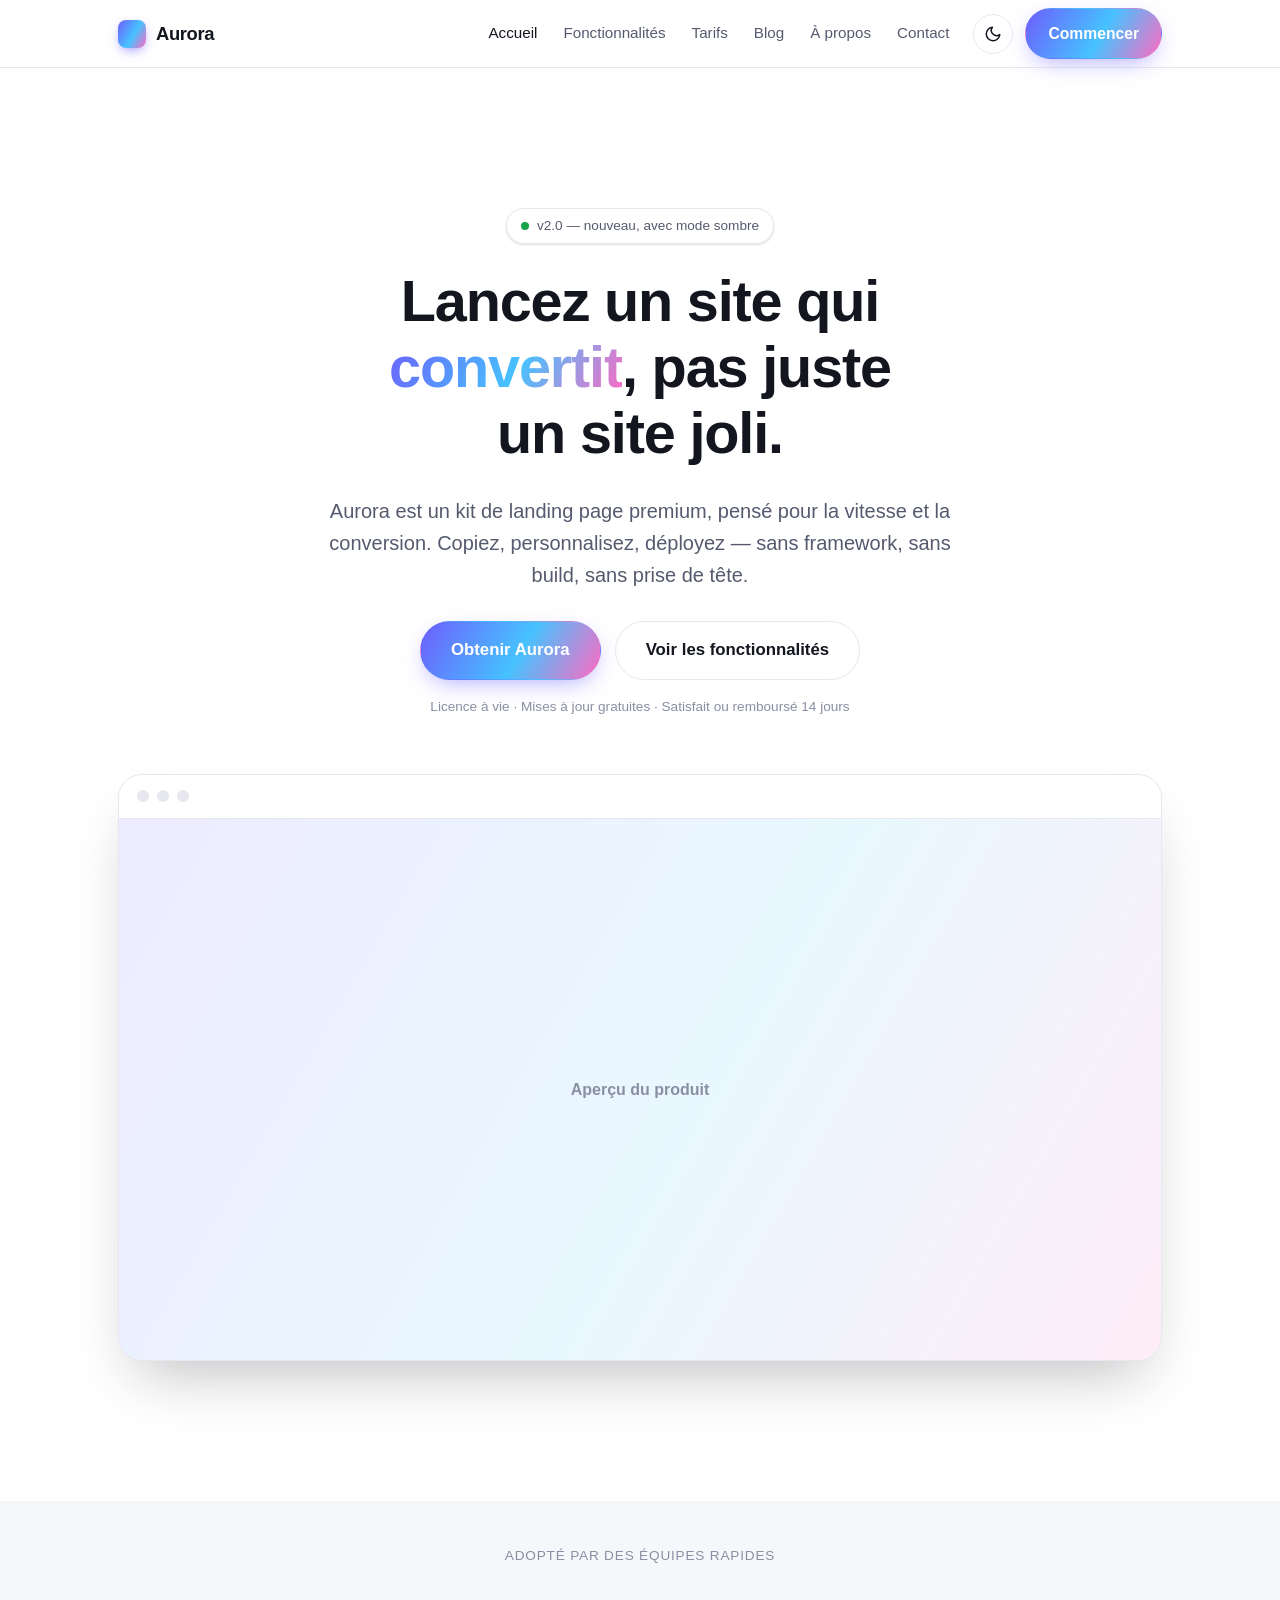
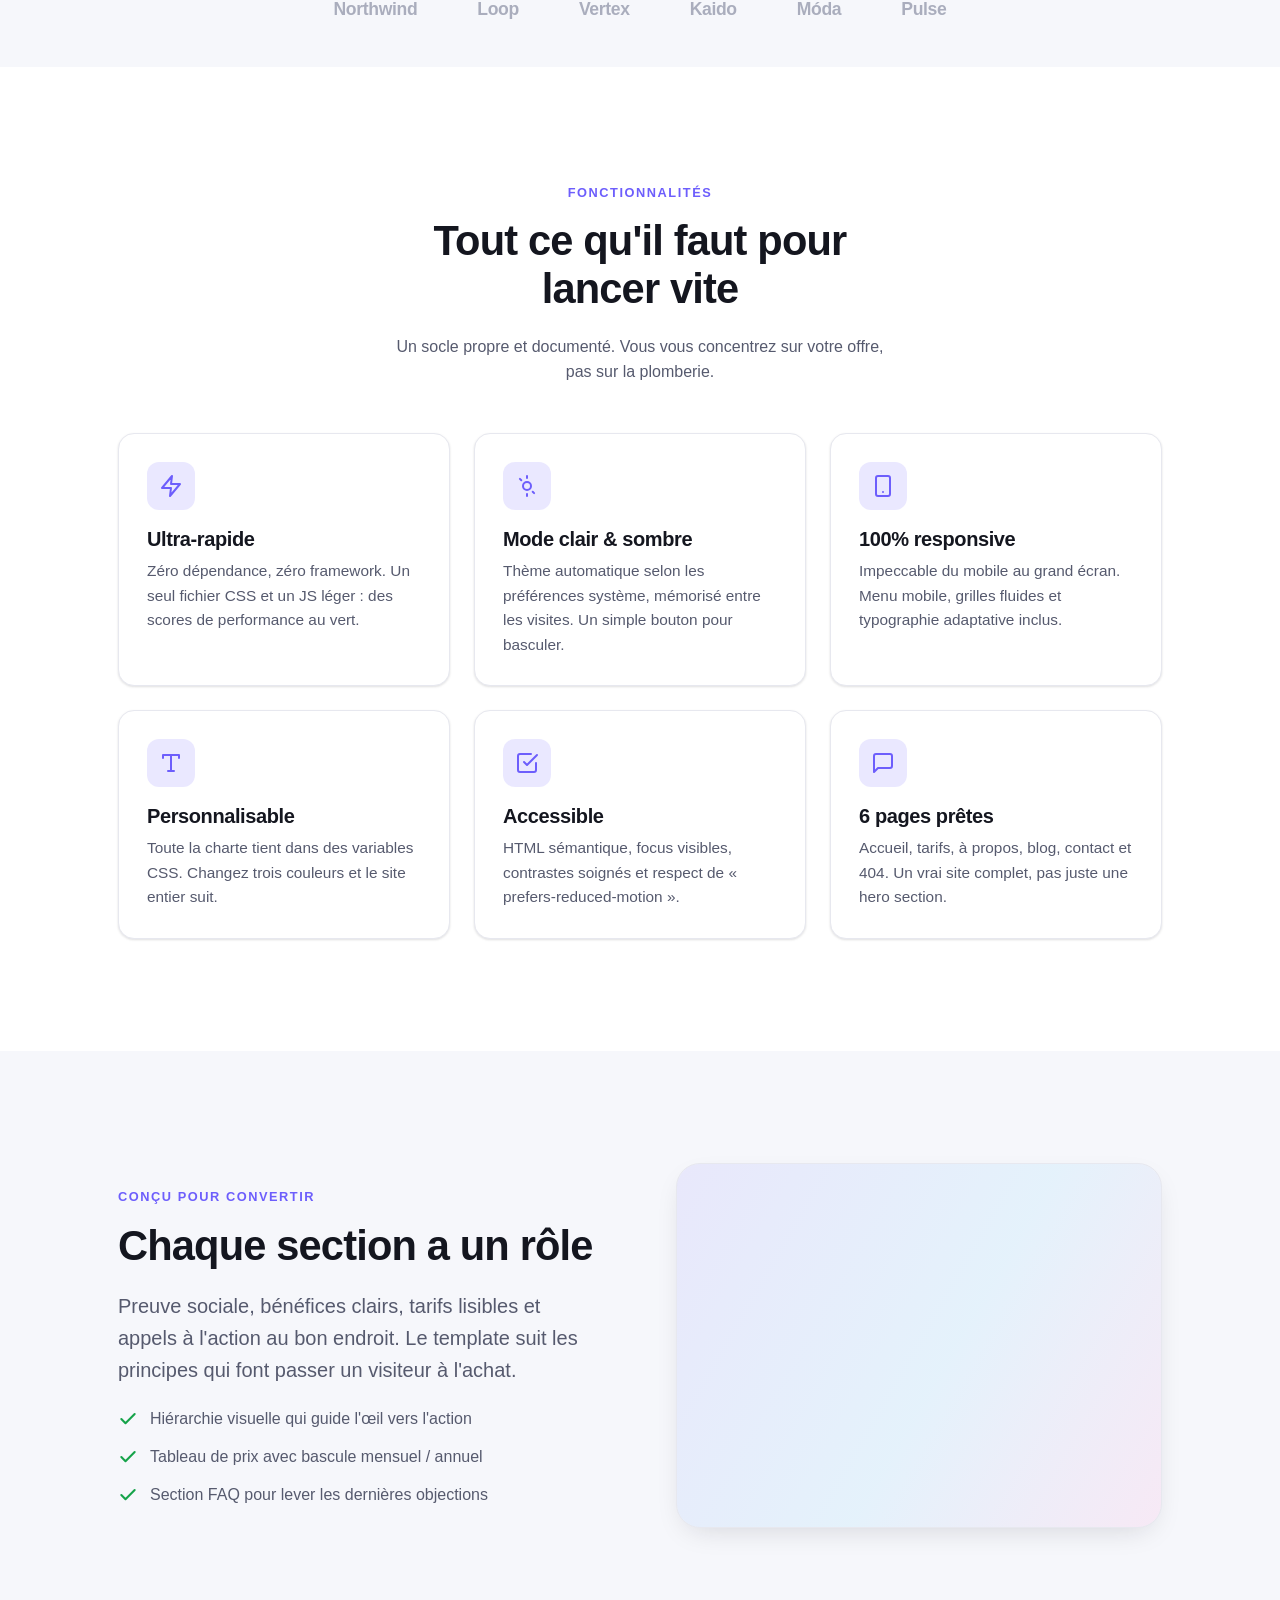
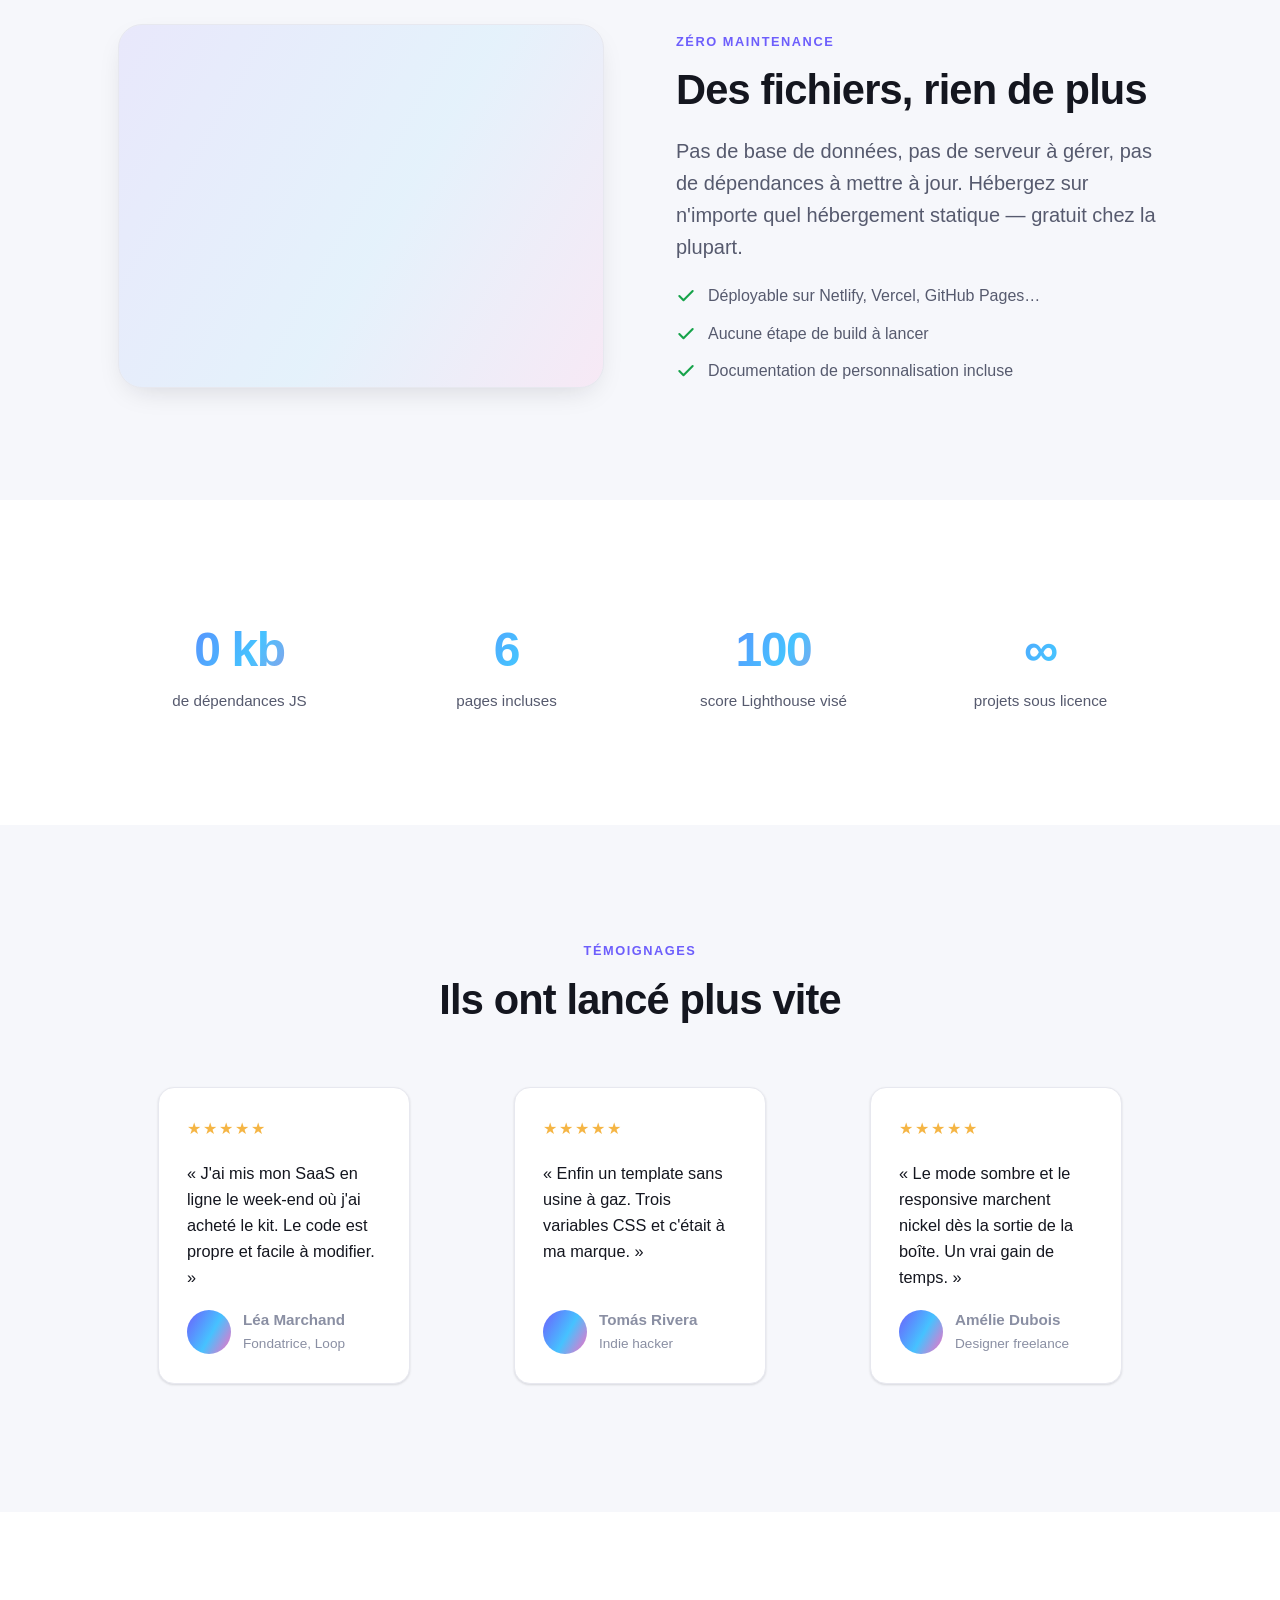
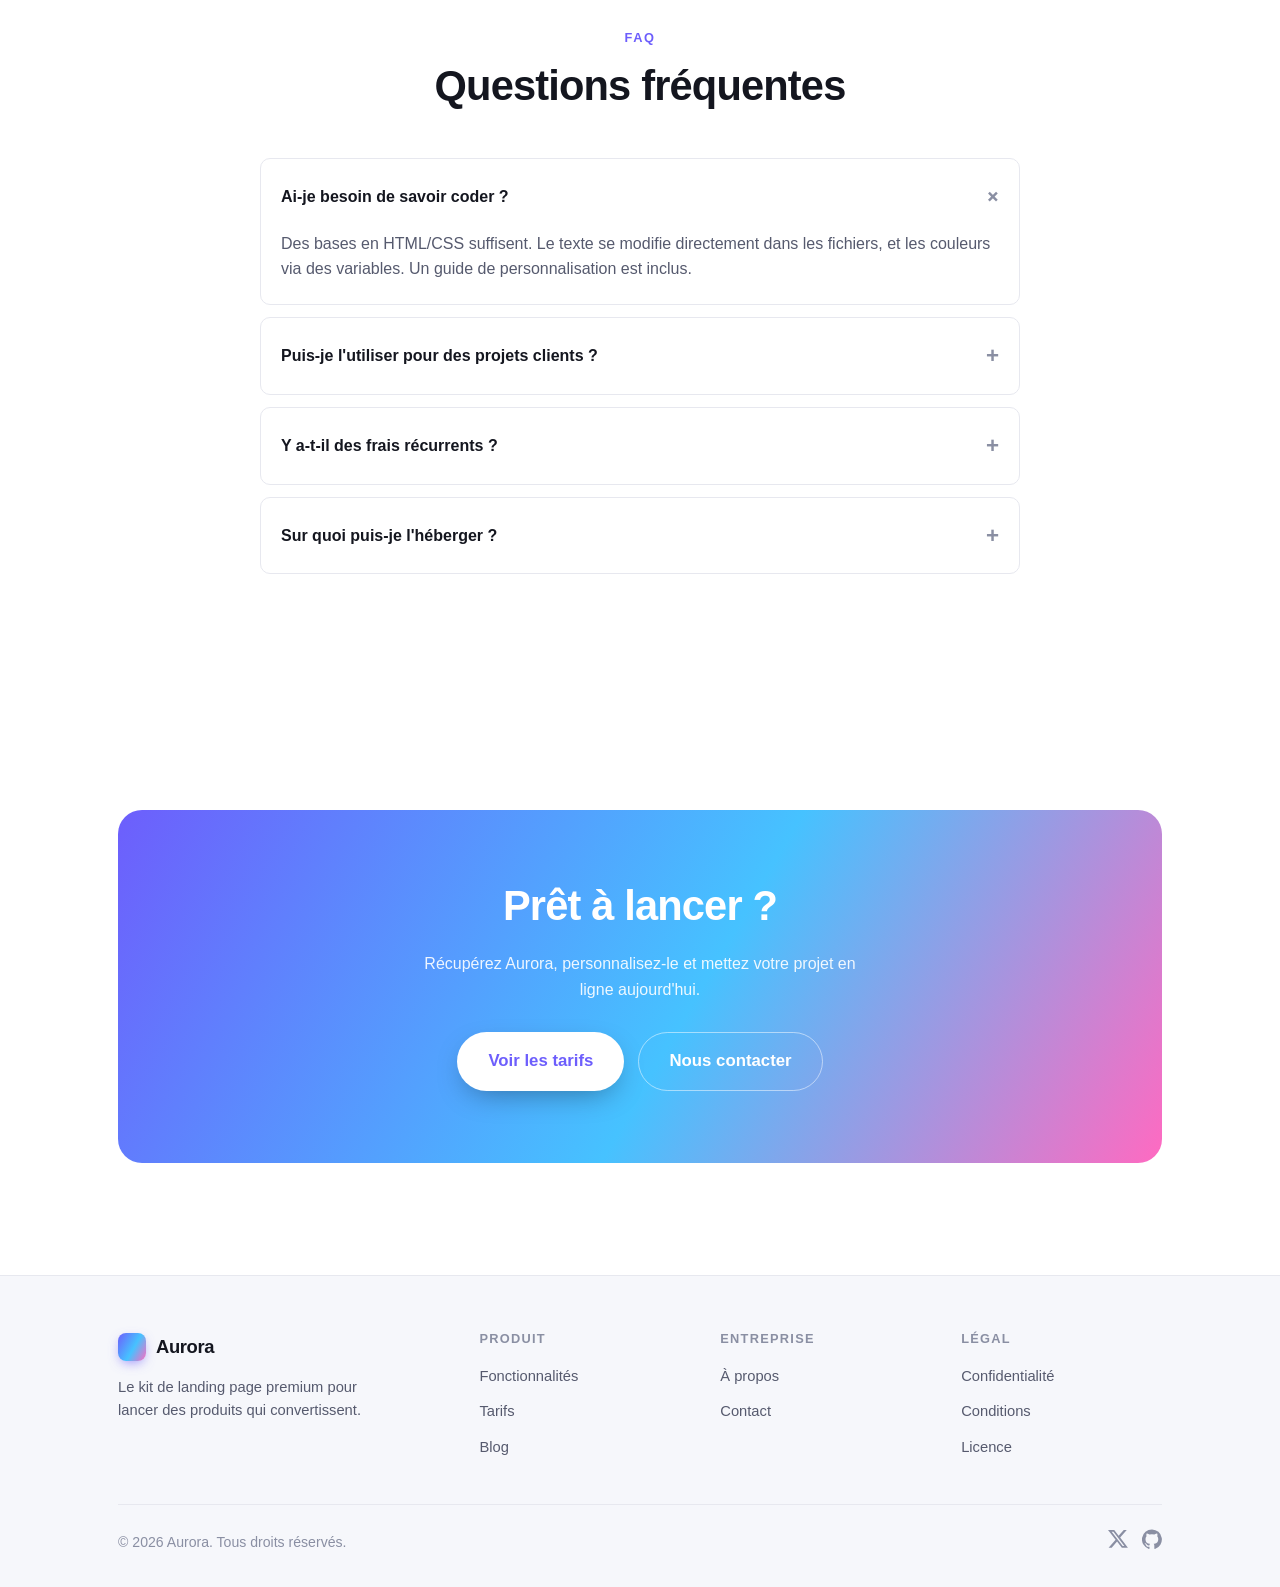
<file: index.html>
<!DOCTYPE html>
<html lang="fr">
<head>
  <meta charset="UTF-8" />
  <meta name="viewport" content="width=device-width, initial-scale=1.0" />
  <title>Aurora — Le kit de landing page qui convertit</title>
  <meta name="description" content="Aurora est un kit de template de site web premium : rapide, responsive, mode clair/sombre et zéro dépendance. Lancez votre produit en quelques minutes." />
  <meta property="og:title" content="Aurora — Le kit de landing page qui convertit" />
  <meta property="og:description" content="Un template premium, 100% statique, prêt à déployer." />
  <meta property="og:type" content="website" />
  <meta property="og:image" content="https://haynbroit-alt.github.io/Agent-/og.png" />
  <meta name="twitter:card" content="summary_large_image" />
  <meta name="twitter:image" content="https://haynbroit-alt.github.io/Agent-/og.png" />
  <link rel="icon" href="data:image/svg+xml,%3Csvg xmlns='http://www.w3.org/2000/svg' viewBox='0 0 32 32'%3E%3Cdefs%3E%3ClinearGradient id='g' x1='0' y1='0' x2='1' y2='1'%3E%3Cstop offset='0' stop-color='%236d5efc'/%3E%3Cstop offset='.55' stop-color='%2346c2ff'/%3E%3Cstop offset='1' stop-color='%23ff6ac1'/%3E%3C/linearGradient%3E%3C/defs%3E%3Crect width='32' height='32' rx='8' fill='url(%23g)'/%3E%3C/svg%3E" />
  <link rel="stylesheet" href="assets/css/styles.css" />
</head>
<body>

  <!-- ============ NAV ============ -->
  <header class="nav">
    <div class="container nav-inner">
      <a class="brand" href="index.html">
        <span class="brand-mark" aria-hidden="true"></span> Aurora
      </a>
      <nav class="nav-links" aria-label="Navigation principale">
        <a href="index.html" aria-current="page">Accueil</a>
        <a href="index.html#features">Fonctionnalités</a>
        <a href="pricing.html">Tarifs</a>
        <a href="blog.html">Blog</a>
        <a href="about.html">À propos</a>
        <a href="contact.html">Contact</a>
      </nav>
      <div class="nav-actions">
        <button class="theme-toggle" data-theme-toggle aria-label="Changer de thème">
          <svg class="moon" width="18" height="18" viewBox="0 0 24 24" fill="none" stroke="currentColor" stroke-width="2" stroke-linecap="round" stroke-linejoin="round"><path d="M21 12.79A9 9 0 1 1 11.21 3 7 7 0 0 0 21 12.79z"/></svg>
          <svg class="sun" width="18" height="18" viewBox="0 0 24 24" fill="none" stroke="currentColor" stroke-width="2" stroke-linecap="round" stroke-linejoin="round"><circle cx="12" cy="12" r="4"/><path d="M12 2v2M12 20v2M4.9 4.9l1.4 1.4M17.7 17.7l1.4 1.4M2 12h2M20 12h2M4.9 19.1l1.4-1.4M17.7 6.3l1.4-1.4"/></svg>
        </button>
        <a class="btn btn-primary" href="pricing.html">Commencer</a>
        <button class="nav-toggle" aria-label="Ouvrir le menu" aria-expanded="false">
          <svg width="20" height="20" viewBox="0 0 24 24" fill="none" stroke="currentColor" stroke-width="2" stroke-linecap="round"><path d="M3 6h18M3 12h18M3 18h18"/></svg>
        </button>
      </div>
    </div>
  </header>

  <main>
    <!-- ============ HERO ============ -->
    <section class="hero">
      <div class="container">
        <span class="badge"><span class="dot"></span> v2.0 — nouveau, avec mode sombre</span>
        <h1>Lancez un site qui <span class="gradient-text">convertit</span>, pas juste un site joli.</h1>
        <p class="lead">Aurora est un kit de landing page premium, pensé pour la vitesse et la conversion. Copiez, personnalisez, déployez — sans framework, sans build, sans prise de tête.</p>
        <div class="hero-actions">
          <a class="btn btn-primary btn-lg" href="pricing.html">Obtenir Aurora</a>
          <a class="btn btn-ghost btn-lg" href="index.html#features">Voir les fonctionnalités</a>
        </div>
        <p class="hero-note">Licence à vie · Mises à jour gratuites · Satisfait ou remboursé 14 jours</p>

        <div class="hero-media reveal" role="img" aria-label="Aperçu du template Aurora">
          <div class="mock-bar"><i></i><i></i><i></i></div>
          <div class="mock-body"></div>
          <div class="mock-fig">Aperçu du produit</div>
        </div>
      </div>
    </section>

    <!-- ============ LOGOS ============ -->
    <section class="section-soft" style="padding-block: 44px;">
      <div class="container">
        <p class="text-center" style="color: var(--text-faint); font-size: .85rem; letter-spacing: .06em; text-transform: uppercase; margin-bottom: 28px;">Adopté par des équipes rapides</p>
        <div class="logos">
          <span>Northwind</span><span>Loop</span><span>Vertex</span><span>Kaido</span><span>Móda</span><span>Pulse</span>
        </div>
      </div>
    </section>

    <!-- ============ FEATURES ============ -->
    <section id="features">
      <div class="container">
        <div class="section-head reveal">
          <span class="eyebrow">Fonctionnalités</span>
          <h2>Tout ce qu'il faut pour lancer vite</h2>
          <p>Un socle propre et documenté. Vous vous concentrez sur votre offre, pas sur la plomberie.</p>
        </div>
        <div class="grid grid-3">
          <article class="card reveal">
            <div class="ic"><svg width="24" height="24" viewBox="0 0 24 24" fill="none" stroke="currentColor" stroke-width="2" stroke-linecap="round" stroke-linejoin="round"><path d="M13 2L3 14h9l-1 8 10-12h-9z"/></svg></div>
            <h3>Ultra-rapide</h3>
            <p>Zéro dépendance, zéro framework. Un seul fichier CSS et un JS léger : des scores de performance au vert.</p>
          </article>
          <article class="card reveal">
            <div class="ic"><svg width="24" height="24" viewBox="0 0 24 24" fill="none" stroke="currentColor" stroke-width="2" stroke-linecap="round" stroke-linejoin="round"><circle cx="12" cy="12" r="4"/><path d="M12 2v2M12 20v2M4.9 4.9l1.4 1.4M17.7 17.7l1.4 1.4"/></svg></div>
            <h3>Mode clair & sombre</h3>
            <p>Thème automatique selon les préférences système, mémorisé entre les visites. Un simple bouton pour basculer.</p>
          </article>
          <article class="card reveal">
            <div class="ic"><svg width="24" height="24" viewBox="0 0 24 24" fill="none" stroke="currentColor" stroke-width="2" stroke-linecap="round" stroke-linejoin="round"><rect x="5" y="2" width="14" height="20" rx="2"/><path d="M12 18h.01"/></svg></div>
            <h3>100% responsive</h3>
            <p>Impeccable du mobile au grand écran. Menu mobile, grilles fluides et typographie adaptative inclus.</p>
          </article>
          <article class="card reveal">
            <div class="ic"><svg width="24" height="24" viewBox="0 0 24 24" fill="none" stroke="currentColor" stroke-width="2" stroke-linecap="round" stroke-linejoin="round"><path d="M4 7V4h16v3M9 20h6M12 4v16"/></svg></div>
            <h3>Personnalisable</h3>
            <p>Toute la charte tient dans des variables CSS. Changez trois couleurs et le site entier suit.</p>
          </article>
          <article class="card reveal">
            <div class="ic"><svg width="24" height="24" viewBox="0 0 24 24" fill="none" stroke="currentColor" stroke-width="2" stroke-linecap="round" stroke-linejoin="round"><path d="M9 11l3 3L22 4"/><path d="M21 12v7a2 2 0 0 1-2 2H5a2 2 0 0 1-2-2V5a2 2 0 0 1 2-2h11"/></svg></div>
            <h3>Accessible</h3>
            <p>HTML sémantique, focus visibles, contrastes soignés et respect de « prefers-reduced-motion ».</p>
          </article>
          <article class="card reveal">
            <div class="ic"><svg width="24" height="24" viewBox="0 0 24 24" fill="none" stroke="currentColor" stroke-width="2" stroke-linecap="round" stroke-linejoin="round"><path d="M21 15a2 2 0 0 1-2 2H7l-4 4V5a2 2 0 0 1 2-2h14a2 2 0 0 1 2 2z"/></svg></div>
            <h3>6 pages prêtes</h3>
            <p>Accueil, tarifs, à propos, blog, contact et 404. Un vrai site complet, pas juste une hero section.</p>
          </article>
        </div>
      </div>
    </section>

    <!-- ============ SPLIT FEATURE ============ -->
    <section class="section-soft">
      <div class="container">
        <div class="split reveal">
          <div>
            <span class="eyebrow">Conçu pour convertir</span>
            <h2>Chaque section a un rôle</h2>
            <p class="lead">Preuve sociale, bénéfices clairs, tarifs lisibles et appels à l'action au bon endroit. Le template suit les principes qui font passer un visiteur à l'achat.</p>
            <ul>
              <li><svg width="20" height="20" viewBox="0 0 24 24" fill="none" stroke="currentColor" stroke-width="2.5" stroke-linecap="round" stroke-linejoin="round"><path d="M20 6 9 17l-5-5"/></svg> Hiérarchie visuelle qui guide l'œil vers l'action</li>
              <li><svg width="20" height="20" viewBox="0 0 24 24" fill="none" stroke="currentColor" stroke-width="2.5" stroke-linecap="round" stroke-linejoin="round"><path d="M20 6 9 17l-5-5"/></svg> Tableau de prix avec bascule mensuel / annuel</li>
              <li><svg width="20" height="20" viewBox="0 0 24 24" fill="none" stroke="currentColor" stroke-width="2.5" stroke-linecap="round" stroke-linejoin="round"><path d="M20 6 9 17l-5-5"/></svg> Section FAQ pour lever les dernières objections</li>
            </ul>
          </div>
          <div class="visual" aria-hidden="true"></div>
        </div>
        <div class="split reveal">
          <div class="visual" aria-hidden="true"></div>
          <div>
            <span class="eyebrow">Zéro maintenance</span>
            <h2>Des fichiers, rien de plus</h2>
            <p class="lead">Pas de base de données, pas de serveur à gérer, pas de dépendances à mettre à jour. Hébergez sur n'importe quel hébergement statique — gratuit chez la plupart.</p>
            <ul>
              <li><svg width="20" height="20" viewBox="0 0 24 24" fill="none" stroke="currentColor" stroke-width="2.5" stroke-linecap="round" stroke-linejoin="round"><path d="M20 6 9 17l-5-5"/></svg> Déployable sur Netlify, Vercel, GitHub Pages…</li>
              <li><svg width="20" height="20" viewBox="0 0 24 24" fill="none" stroke="currentColor" stroke-width="2.5" stroke-linecap="round" stroke-linejoin="round"><path d="M20 6 9 17l-5-5"/></svg> Aucune étape de build à lancer</li>
              <li><svg width="20" height="20" viewBox="0 0 24 24" fill="none" stroke="currentColor" stroke-width="2.5" stroke-linecap="round" stroke-linejoin="round"><path d="M20 6 9 17l-5-5"/></svg> Documentation de personnalisation incluse</li>
            </ul>
          </div>
        </div>
      </div>
    </section>

    <!-- ============ STATS ============ -->
    <section>
      <div class="container">
        <div class="stats reveal">
          <div class="stat"><div class="num gradient-text">0 kb</div><div class="lbl">de dépendances JS</div></div>
          <div class="stat"><div class="num gradient-text">6</div><div class="lbl">pages incluses</div></div>
          <div class="stat"><div class="num gradient-text">100</div><div class="lbl">score Lighthouse visé</div></div>
          <div class="stat"><div class="num gradient-text">∞</div><div class="lbl">projets sous licence</div></div>
        </div>
      </div>
    </section>

    <!-- ============ TESTIMONIALS ============ -->
    <section class="section-soft">
      <div class="container">
        <div class="section-head reveal">
          <span class="eyebrow">Témoignages</span>
          <h2>Ils ont lancé plus vite</h2>
        </div>
        <div class="grid grid-3">
          <figure class="quote reveal">
            <div class="stars" aria-label="5 sur 5">★★★★★</div>
            <p>« J'ai mis mon SaaS en ligne le week-end où j'ai acheté le kit. Le code est propre et facile à modifier. »</p>
            <figcaption class="who"><span class="avatar" aria-hidden="true"></span><span><b>Léa Marchand</b><span>Fondatrice, Loop</span></span></figcaption>
          </figure>
          <figure class="quote reveal">
            <div class="stars" aria-label="5 sur 5">★★★★★</div>
            <p>« Enfin un template sans usine à gaz. Trois variables CSS et c'était à ma marque. »</p>
            <figcaption class="who"><span class="avatar" aria-hidden="true"></span><span><b>Tomás Rivera</b><span>Indie hacker</span></span></figcaption>
          </figure>
          <figure class="quote reveal">
            <div class="stars" aria-label="5 sur 5">★★★★★</div>
            <p>« Le mode sombre et le responsive marchent nickel dès la sortie de la boîte. Un vrai gain de temps. »</p>
            <figcaption class="who"><span class="avatar" aria-hidden="true"></span><span><b>Amélie Dubois</b><span>Designer freelance</span></span></figcaption>
          </figure>
        </div>
      </div>
    </section>

    <!-- ============ FAQ ============ -->
    <section>
      <div class="container">
        <div class="section-head reveal">
          <span class="eyebrow">FAQ</span>
          <h2>Questions fréquentes</h2>
        </div>
        <div class="faq reveal">
          <details open><summary>Ai-je besoin de savoir coder ?</summary><p>Des bases en HTML/CSS suffisent. Le texte se modifie directement dans les fichiers, et les couleurs via des variables. Un guide de personnalisation est inclus.</p></details>
          <details><summary>Puis-je l'utiliser pour des projets clients ?</summary><p>Oui. La licence autorise un usage commercial illimité pour vos projets et ceux de vos clients. Vous ne pouvez simplement pas revendre le template tel quel.</p></details>
          <details><summary>Y a-t-il des frais récurrents ?</summary><p>Non. C'est un achat unique, licence à vie, avec les mises à jour incluses.</p></details>
          <details><summary>Sur quoi puis-je l'héberger ?</summary><p>N'importe quel hébergement statique : Netlify, Vercel, GitHub Pages, Cloudflare Pages, ou un simple serveur. Aucun back-end requis.</p></details>
        </div>
      </div>
    </section>

    <!-- ============ CTA ============ -->
    <section>
      <div class="container">
        <div class="cta-band reveal">
          <h2>Prêt à lancer ?</h2>
          <p>Récupérez Aurora, personnalisez-le et mettez votre projet en ligne aujourd'hui.</p>
          <div class="hero-actions">
            <a class="btn btn-primary btn-lg" href="pricing.html">Voir les tarifs</a>
            <a class="btn btn-ghost btn-lg" href="contact.html">Nous contacter</a>
          </div>
        </div>
      </div>
    </section>
  </main>

  <!-- ============ FOOTER ============ -->
  <footer class="footer">
    <div class="container">
      <div class="footer-grid">
        <div class="footer-brand">
          <a class="brand" href="index.html"><span class="brand-mark" aria-hidden="true"></span> Aurora</a>
          <p>Le kit de landing page premium pour lancer des produits qui convertissent.</p>
        </div>
        <div><h4>Produit</h4><ul><li><a href="index.html#features">Fonctionnalités</a></li><li><a href="pricing.html">Tarifs</a></li><li><a href="blog.html">Blog</a></li></ul></div>
        <div><h4>Entreprise</h4><ul><li><a href="about.html">À propos</a></li><li><a href="contact.html">Contact</a></li></ul></div>
        <div><h4>Légal</h4><ul><li><a href="#">Confidentialité</a></li><li><a href="#">Conditions</a></li><li><a href="#">Licence</a></li></ul></div>
      </div>
      <div class="footer-bottom">
        <span>© <span data-year>2026</span> Aurora. Tous droits réservés.</span>
        <div class="footer-social">
          <a href="#" aria-label="Twitter"><svg width="20" height="20" viewBox="0 0 24 24" fill="currentColor"><path d="M18.9 1.2h3.6l-7.9 9 9.3 12.3h-7.3l-5.7-7.5-6.5 7.5H.7l8.4-9.6L0 1.2h7.5l5.2 6.9zM17.6 20.3h2L6.5 3.2H4.4z"/></svg></a>
          <a href="#" aria-label="GitHub"><svg width="20" height="20" viewBox="0 0 24 24" fill="currentColor"><path d="M12 .5a12 12 0 0 0-3.8 23.4c.6.1.8-.3.8-.6v-2c-3.3.7-4-1.6-4-1.6-.6-1.4-1.3-1.8-1.3-1.8-1.1-.7 0-.7 0-.7 1.2.1 1.8 1.2 1.8 1.2 1 1.8 2.8 1.3 3.5 1 .1-.8.4-1.3.7-1.6-2.7-.3-5.5-1.3-5.5-5.9 0-1.3.5-2.4 1.2-3.2 0-.4-.5-1.6.2-3.2 0 0 1-.3 3.3 1.2a11.5 11.5 0 0 1 6 0c2.3-1.5 3.3-1.2 3.3-1.2.7 1.6.2 2.8.1 3.2.8.8 1.2 1.9 1.2 3.2 0 4.6-2.8 5.6-5.5 5.9.4.4.8 1.1.8 2.2v3.3c0 .3.2.7.8.6A12 12 0 0 0 12 .5z"/></svg></a>
        </div>
      </div>
    </div>
  </footer>

  <script src="assets/js/main.js"></script>
</body>
</html>
</file>
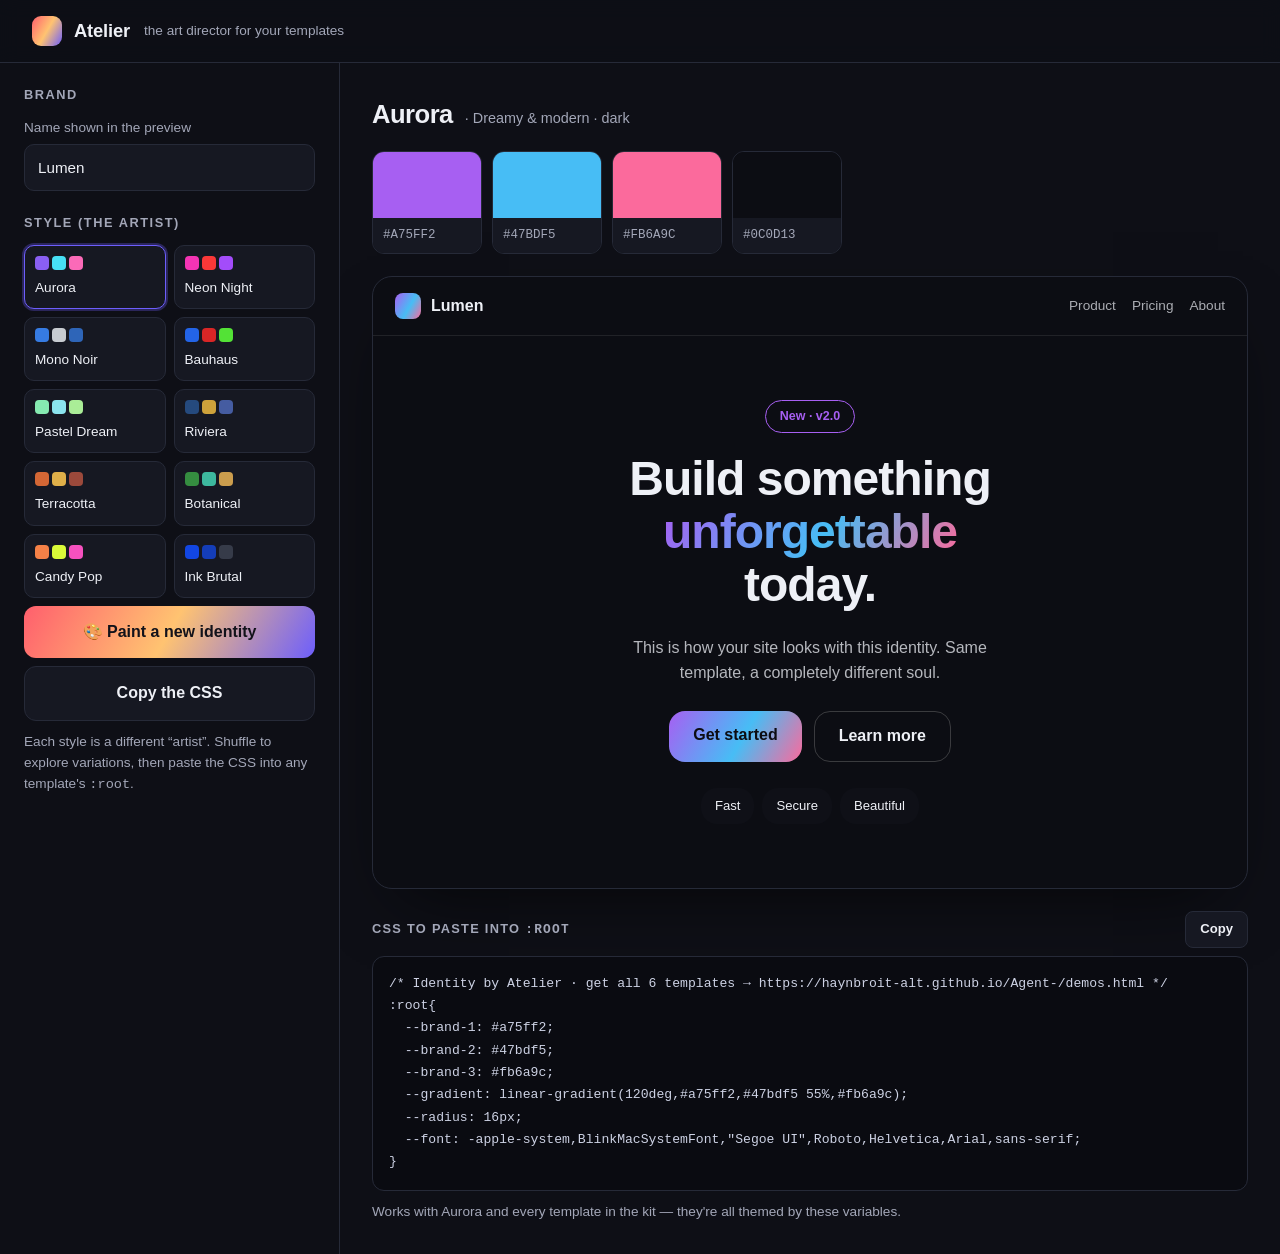
<file: atelier/index.html>
<!DOCTYPE html>
<html lang="en">
<head>
  <meta charset="UTF-8" />
  <meta name="viewport" content="width=device-width, initial-scale=1.0" />
  <title>Atelier — give every site its own identity</title>
  <meta name="description" content="An art director in your browser: generate a unique visual identity (palette, gradient, type, style) for any template. Copy the CSS and paste it in." />
  <meta property="og:type" content="website" />
  <meta property="og:title" content="Atelier — give every site its own identity" />
  <meta property="og:description" content="Generate a unique palette, gradient and type for any template in one click. Free tool." />
  <meta property="og:url" content="https://haynbroit-alt.github.io/Agent-/atelier/index.html" />
  <meta property="og:image" content="https://haynbroit-alt.github.io/Agent-/og.png" />
  <meta name="twitter:card" content="summary_large_image" />
  <meta name="twitter:image" content="https://haynbroit-alt.github.io/Agent-/og.png" />
  <link rel="icon" href="data:image/svg+xml,%3Csvg xmlns='http://www.w3.org/2000/svg' viewBox='0 0 32 32'%3E%3Cdefs%3E%3ClinearGradient id='g' x1='0' y1='0' x2='1' y2='1'%3E%3Cstop offset='0' stop-color='%23ff5f6d'/%3E%3Cstop offset='.5' stop-color='%23ffc371'/%3E%3Cstop offset='1' stop-color='%236d5efc'/%3E%3C/linearGradient%3E%3C/defs%3E%3Ccircle cx='16' cy='16' r='15' fill='url(%23g)'/%3E%3C/svg%3E" />
  <style>
    *{box-sizing:border-box;margin:0}
    :root{
      --ui-bg:#0e0f16; --ui-panel:#161822; --ui-border:#262a38; --ui-text:#eef0f6; --ui-soft:#a3a7b8;
    }
    body{font-family:-apple-system,BlinkMacSystemFont,"Segoe UI",Roboto,Helvetica,Arial,sans-serif;
      background:var(--ui-bg);color:var(--ui-text);line-height:1.55;-webkit-font-smoothing:antialiased}
    a{color:inherit}
    .top{display:flex;align-items:center;gap:12px;padding:16px clamp(16px,4vw,32px);border-bottom:1px solid var(--ui-border);position:sticky;top:0;background:color-mix(in srgb,var(--ui-bg) 85%,transparent);backdrop-filter:blur(10px);z-index:5}
    .logo{width:30px;height:30px;border-radius:9px;background:linear-gradient(120deg,#ff5f6d,#ffc371 50%,#6d5efc)}
    .top b{font-size:1.15rem;font-weight:800;letter-spacing:-.01em}
    .top .sub{color:var(--ui-soft);font-size:.85rem;margin-left:2px}
    .top .spacer{flex:1}
    .layout{display:grid;grid-template-columns:340px 1fr;gap:0;min-height:calc(100vh - 63px)}
    /* controls */
    .panel{border-right:1px solid var(--ui-border);padding:22px clamp(16px,2vw,24px);overflow:auto}
    .panel h2{font-size:.8rem;text-transform:uppercase;letter-spacing:.12em;color:var(--ui-soft);margin:22px 0 12px;font-weight:700}
    .panel h2:first-child{margin-top:0}
    .field{margin-bottom:14px}
    .field label{display:block;font-size:.85rem;color:var(--ui-soft);margin-bottom:6px}
    .field input{width:100%;padding:11px 13px;border-radius:10px;border:1px solid var(--ui-border);background:var(--ui-panel);color:var(--ui-text);font:inherit;font-size:.95rem}
    .field input:focus{outline:none;border-color:#6d5efc}
    .styles{display:grid;grid-template-columns:1fr 1fr;gap:8px}
    .style-btn{padding:10px;border-radius:10px;border:1px solid var(--ui-border);background:var(--ui-panel);color:var(--ui-text);cursor:pointer;font:inherit;font-size:.85rem;text-align:left;transition:border-color .15s,transform .1s}
    .style-btn:hover{border-color:#6d5efc}
    .style-btn.active{border-color:#6d5efc;box-shadow:0 0 0 2px rgba(109,94,252,.3)}
    .style-btn .sw{display:flex;gap:3px;margin-bottom:7px}
    .style-btn .sw i{width:14px;height:14px;border-radius:4px}
    .btn{display:inline-flex;align-items:center;justify-content:center;gap:8px;width:100%;padding:14px;border-radius:12px;border:0;cursor:pointer;font:inherit;font-weight:700;font-size:1rem;margin-top:8px}
    .btn-primary{background:linear-gradient(120deg,#ff5f6d,#ffc371 50%,#6d5efc);color:#12121a}
    .btn-primary:hover{filter:brightness(1.05)}
    .btn-ghost{background:var(--ui-panel);color:var(--ui-text);border:1px solid var(--ui-border)}
    .btn-ghost:hover{border-color:#6d5efc}
    /* stage */
    .stage{padding:clamp(16px,3vw,32px);overflow:auto}
    .identity-name{display:flex;align-items:baseline;gap:12px;flex-wrap:wrap;margin-bottom:6px}
    .identity-name h1{font-size:1.6rem;font-weight:800;letter-spacing:-.02em}
    .identity-name span{color:var(--ui-soft);font-size:.9rem}
    .swatches{display:flex;gap:10px;margin:16px 0 22px;flex-wrap:wrap}
    .swatch{border-radius:12px;overflow:hidden;border:1px solid var(--ui-border);width:110px}
    .swatch .chip{height:66px}
    .swatch .hex{padding:8px 10px;font-family:ui-monospace,Menlo,monospace;font-size:.78rem;background:var(--ui-panel);color:var(--ui-soft);text-transform:uppercase}
    /* preview card renders using the generated identity vars */
    .preview{border-radius:20px;overflow:hidden;border:1px solid var(--ui-border);box-shadow:0 30px 70px -30px rgba(0,0,0,.7)}
    .pv-nav{display:flex;align-items:center;gap:10px;padding:16px 22px;border-bottom:1px solid rgba(128,128,128,.18)}
    .pv-mark{width:26px;height:26px;border-radius:8px;background:var(--gradient)}
    .pv-brand{font-weight:800;font-family:var(--font-h)}
    .pv-links{margin-left:auto;display:flex;gap:16px;font-size:.85rem;opacity:.7}
    .pv-hero{padding:clamp(32px,6vw,64px) clamp(22px,4vw,48px);text-align:center}
    .pv-badge{display:inline-block;padding:6px 14px;border-radius:999px;font-size:.78rem;border:1px solid rgba(128,128,128,.3);margin-bottom:20px;font-weight:600}
    .pv-hero h2{font-family:var(--font-h);font-size:clamp(1.9rem,4vw,3rem);line-height:1.1;letter-spacing:-.02em;max-width:16ch;margin:0 auto .5em;font-weight:800}
    .pv-hero .grad{background:var(--gradient);-webkit-background-clip:text;background-clip:text;color:transparent}
    .pv-hero p{font-family:var(--font-b);max-width:44ch;margin:0 auto 26px;opacity:.75}
    .pv-cta{display:inline-flex;gap:12px;flex-wrap:wrap;justify-content:center}
    .pv-btn{padding:12px 24px;border-radius:var(--radius);font-weight:600;cursor:default;font-family:var(--font-b)}
    .pv-btn.solid{background:var(--gradient);color:#0c0c12}
    .pv-btn.outline{border:1px solid rgba(128,128,128,.4)}
    .pv-chips{display:flex;gap:8px;justify-content:center;flex-wrap:wrap;margin-top:26px}
    .pv-chip{padding:8px 14px;border-radius:var(--radius);font-size:.82rem;font-family:var(--font-b)}
    /* css output */
    .output{margin-top:22px}
    .output-head{display:flex;align-items:center;justify-content:space-between;margin-bottom:8px}
    .output-head h3{font-size:.8rem;text-transform:uppercase;letter-spacing:.1em;color:var(--ui-soft)}
    .copy{padding:7px 14px;border-radius:8px;border:1px solid var(--ui-border);background:var(--ui-panel);color:var(--ui-text);cursor:pointer;font:inherit;font-size:.82rem;font-weight:600}
    .copy:hover{border-color:#6d5efc}
    pre{background:#0a0b11;border:1px solid var(--ui-border);border-radius:12px;padding:16px;overflow:auto;font-family:ui-monospace,Menlo,monospace;font-size:.82rem;color:#cdd2e4;line-height:1.7}
    .hint{color:var(--ui-soft);font-size:.85rem;margin-top:10px}
    @media(max-width:820px){.layout{grid-template-columns:1fr}.panel{border-right:0;border-bottom:1px solid var(--ui-border)}}
  </style>
</head>
<body>
  <header class="top">
    <span class="logo"></span>
    <b>Atelier</b><span class="sub">the art director for your templates</span>
    <span class="spacer"></span>
  </header>

  <div class="layout">
    <!-- CONTROLS -->
    <aside class="panel">
      <h2>Brand</h2>
      <div class="field">
        <label for="brand">Name shown in the preview</label>
        <input id="brand" type="text" value="Lumen" maxlength="24" />
      </div>

      <h2>Style (the artist)</h2>
      <div class="styles" id="styles"></div>

      <button class="btn btn-primary" id="shuffle">🎨 Paint a new identity</button>
      <button class="btn btn-ghost" id="copyBtn">Copy the CSS</button>
      <p class="hint">Each style is a different “artist”. Shuffle to explore variations, then paste the CSS into any template's <code>:root</code>.</p>
    </aside>

    <!-- STAGE -->
    <main class="stage">
      <div class="identity-name">
        <h1 id="idName">—</h1><span id="idTag"></span>
      </div>
      <div class="swatches" id="swatches"></div>

      <!-- live preview -->
      <div class="preview" id="preview">
        <div class="pv-nav">
          <span class="pv-mark"></span><span class="pv-brand" id="pvBrand">Lumen</span>
          <span class="pv-links"><span>Product</span><span>Pricing</span><span>About</span></span>
        </div>
        <div class="pv-hero">
          <span class="pv-badge" id="pvBadge">New · v2.0</span>
          <h2>Build something <span class="grad">unforgettable</span> today.</h2>
          <p>This is how your site looks with this identity. Same template, a completely different soul.</p>
          <div class="pv-cta">
            <span class="pv-btn solid">Get started</span>
            <span class="pv-btn outline">Learn more</span>
          </div>
          <div class="pv-chips" id="pvChips"></div>
        </div>
      </div>

      <!-- css output -->
      <div class="output">
        <div class="output-head">
          <h3>CSS to paste into <code>:root</code></h3>
          <button class="copy" id="copyBtn2">Copy</button>
        </div>
        <pre id="css"></pre>
        <p class="hint">Works with Aurora and every template in the kit — they're all themed by these variables.</p>
      </div>
    </main>
  </div>

  <script>
  (function(){
    "use strict";
    var SANS='-apple-system,BlinkMacSystemFont,"Segoe UI",Roboto,Helvetica,Arial,sans-serif';
    var SERIF='Georgia,"Times New Roman",serif';
    var MONO='ui-monospace,"SF Mono",Menlo,monospace';

    function rand(a,b){return a+Math.random()*(b-a);}
    function pick(arr){return arr[Math.floor(Math.random()*arr.length)];}
    function wrap(h){return (h%360+360)%360;}

    function hslToHex(h,s,l){
      s/=100; l/=100;
      var k=function(n){return (n+h/30)%12;};
      var a=s*Math.min(l,1-l);
      var f=function(n){return l-a*Math.max(-1,Math.min(k(n)-3,Math.min(9-k(n),1)));};
      var toHex=function(x){return Math.round(255*x).toString(16).padStart(2,'0');};
      return '#'+toHex(f(0))+toHex(f(8))+toHex(f(4));
    }

    // Each "artist" constrains hue/saturation/lightness, harmony, type and shape.
    var STYLES={
      aurora:{name:'Aurora',tag:'Dreamy & modern',mode:'dark',fh:SANS,fb:SANS,radius:16,
        gen:function(){var h=rand(250,275);return {c:[[h,85,66],[wrap(h-70),90,62],[wrap(h+70),95,70]]};}},
      neon:{name:'Neon Night',tag:'Vivid & electric',mode:'dark',fh:SANS,fb:SANS,radius:12,
        gen:function(){var h=pick([175,190,300,320]);return {c:[[h,90,58],[wrap(h+40),95,60],[wrap(h-50),95,64]]};}},
      noir:{name:'Mono Noir',tag:'Bold & editorial',mode:'dark',fh:SERIF,fb:SANS,radius:6,
        gen:function(){var h=rand(0,360);return {c:[[h,75,55],[h,10,80],[h,60,45]]};}},
      bauhaus:{name:'Bauhaus',tag:'Primary & geometric',mode:'light',fh:SANS,fb:SANS,radius:4,
        gen:function(){var h=pick([5,45,220]);return {c:[[h,80,52],[wrap(h+140),70,50],[wrap(h+250),75,55]]};}},
      pastel:{name:'Pastel Dream',tag:'Soft & friendly',mode:'light',fh:SANS,fb:SANS,radius:22,
        gen:function(){var h=rand(0,360);return {c:[[h,70,72],[wrap(h+40),75,74],[wrap(h-40),70,76]]};}},
      riviera:{name:'Riviera',tag:'Elegant & trusted',mode:'light',fh:SERIF,fb:SANS,radius:10,
        gen:function(){var h=rand(205,225);return {c:[[h,55,32],[42,60,52],[wrap(h+10),40,45]]};}},
      terracotta:{name:'Terracotta',tag:'Warm & crafted',mode:'light',fh:SERIF,fb:SANS,radius:14,
        gen:function(){var h=rand(14,28);return {c:[[h,65,52],[wrap(h+22),70,58],[wrap(h-10),45,42]]};}},
      botanical:{name:'Botanical',tag:'Fresh & organic',mode:'light',fh:SERIF,fb:SANS,radius:16,
        gen:function(){var h=rand(120,155);return {c:[[h,45,38],[wrap(h+40),50,48],[38,55,55]]};}},
      candy:{name:'Candy Pop',tag:'Playful & loud',mode:'light',fh:SANS,fb:SANS,radius:20,
        gen:function(){var h=pick([330,20,285]);return {c:[[h,90,62],[wrap(h+50),95,60],[wrap(h-60),90,64]]};}},
      ink:{name:'Ink Brutal',tag:'Raw & confident',mode:'light',fh:MONO,fb:SANS,radius:2,
        gen:function(){var h=pick([0,225,150]);return {c:[[h,85,48],[h,80,40],[h,15,25]]};}}
    };

    var order=['aurora','neon','noir','bauhaus','pastel','riviera','terracotta','botanical','candy','ink'];
    var current='aurora';
    var lastHex={};

    function build(styleKey){
      var s=STYLES[styleKey];
      var g=s.gen();
      var hex=g.c.map(function(t){return hslToHex(wrap(t[0]),t[1],t[2]);});
      lastHex={c1:hex[0],c2:hex[1],c3:hex[2],style:s,mode:s.mode};
      render();
    }

    function render(){
      var s=lastHex.style;
      var mode=lastHex.mode;
      var bg = mode==='dark' ? '#0c0d13' : '#ffffff';
      var text = mode==='dark' ? '#eef0f6' : '#1a1a22';
      var soft = mode==='dark' ? '#0f1017' : '#f4f5f8';
      var gradient='linear-gradient(120deg,'+lastHex.c1+','+lastHex.c2+' 55%,'+lastHex.c3+')';

      // identity heading
      document.getElementById('idName').textContent=s.name;
      document.getElementById('idTag').textContent='· '+s.tag+' · '+(mode==='dark'?'dark':'light');

      // swatches
      var sw=document.getElementById('swatches'); sw.innerHTML='';
      [lastHex.c1,lastHex.c2,lastHex.c3,bg].forEach(function(hx,i){
        var d=document.createElement('div'); d.className='swatch';
        d.innerHTML='<div class="chip" style="background:'+hx+'"></div><div class="hex">'+hx+'</div>';
        sw.appendChild(d);
      });

      // preview
      var pv=document.getElementById('preview');
      pv.style.setProperty('--gradient',gradient);
      pv.style.setProperty('--radius',s.radius+'px');
      pv.style.setProperty('--font-h',s.fh);
      pv.style.setProperty('--font-b',s.fb);
      pv.style.background=bg; pv.style.color=text;
      document.getElementById('pvBrand').textContent=document.getElementById('brand').value||'Brand';
      var badge=document.getElementById('pvBadge'); badge.style.color=lastHex.c1; badge.style.borderColor=lastHex.c1;
      var chips=document.getElementById('pvChips'); chips.innerHTML='';
      ['Fast','Secure','Beautiful'].forEach(function(t){
        var c=document.createElement('span'); c.className='pv-chip'; c.textContent=t;
        c.style.background=soft; c.style.color=text; chips.appendChild(c);
      });

      // css output
      var css='/* Identity by Atelier · get all 6 templates → https://haynbroit-alt.github.io/Agent-/demos.html */\n'
        +':root{\n'
        +'  --brand-1: '+lastHex.c1+';\n'
        +'  --brand-2: '+lastHex.c2+';\n'
        +'  --brand-3: '+lastHex.c3+';\n'
        +'  --gradient: '+gradient+';\n'
        +'  --radius: '+s.radius+'px;\n'
        +'  --font: '+s.fh+';\n'
        +'}';
      document.getElementById('css').textContent=css;

      // active style button
      Array.prototype.forEach.call(document.querySelectorAll('.style-btn'),function(b){
        b.classList.toggle('active', b.dataset.key===findKey());
      });
    }

    function findKey(){ for(var k in STYLES){ if(STYLES[k]===lastHex.style) return k; } return current; }

    function copyCss(){
      var t=document.getElementById('css').textContent;
      navigator.clipboard && navigator.clipboard.writeText(t).then(function(){
        flash('Copied!');
      }).catch(function(){ fallbackCopy(t); });
      if(!navigator.clipboard) fallbackCopy(t);
    }
    function fallbackCopy(t){var ta=document.createElement('textarea');ta.value=t;document.body.appendChild(ta);ta.select();try{document.execCommand('copy');flash('Copied!');}catch(e){}document.body.removeChild(ta);}
    function flash(msg){var b=document.getElementById('copyBtn');var o=b.textContent;b.textContent='✓ '+msg;setTimeout(function(){b.textContent=o;},1200);}

    // build style buttons
    var wrapEl=document.getElementById('styles');
    order.forEach(function(k){
      var s=STYLES[k]; var g=s.gen();
      var hx=g.c.map(function(t){return hslToHex(wrap(t[0]),t[1],t[2]);});
      var btn=document.createElement('button');
      btn.className='style-btn'; btn.dataset.key=k;
      btn.innerHTML='<span class="sw"><i style="background:'+hx[0]+'"></i><i style="background:'+hx[1]+'"></i><i style="background:'+hx[2]+'"></i></span>'+s.name;
      btn.addEventListener('click',function(){current=k;build(k);});
      wrapEl.appendChild(btn);
    });

    document.getElementById('shuffle').addEventListener('click',function(){build(current);});
    document.getElementById('copyBtn').addEventListener('click',copyCss);
    document.getElementById('copyBtn2').addEventListener('click',copyCss);
    document.getElementById('brand').addEventListener('input',function(){document.getElementById('pvBrand').textContent=this.value||'Brand';});

    build('aurora');
  })();
  </script>
</body>
</html>
</file>
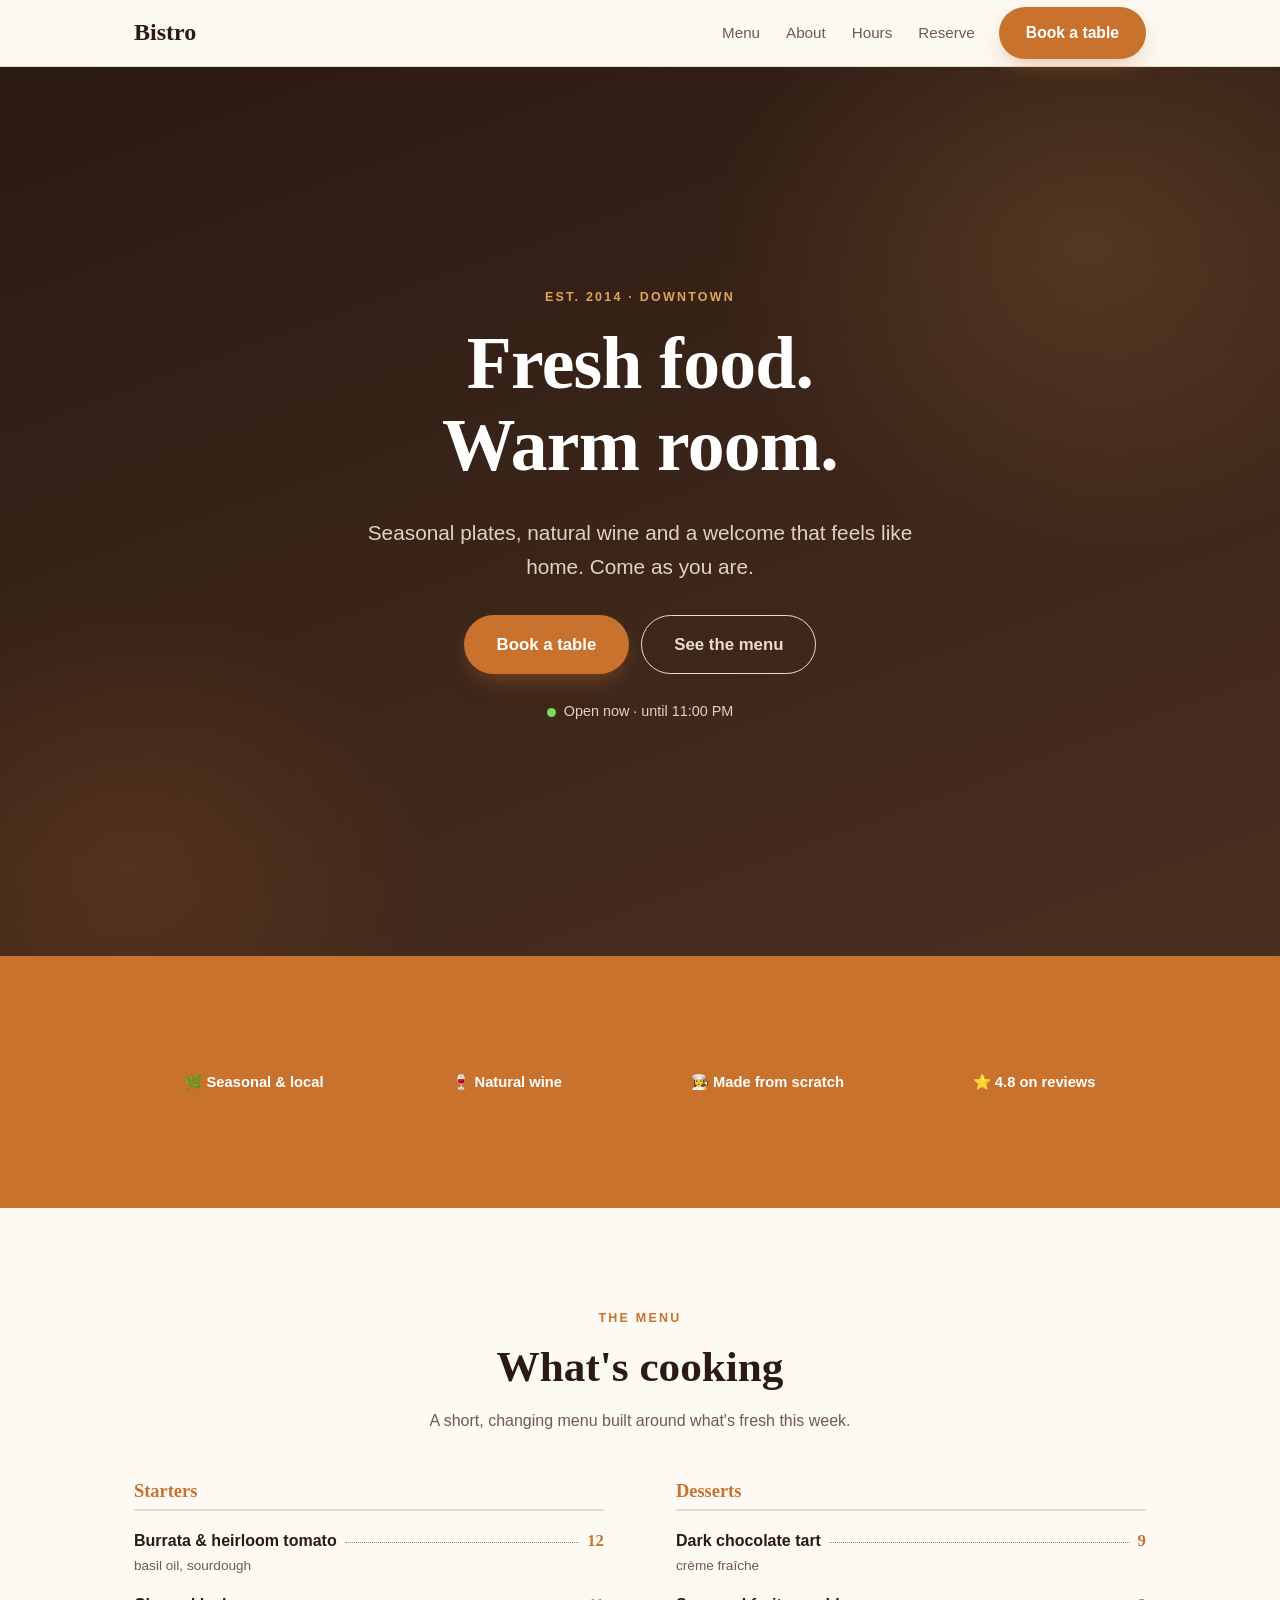
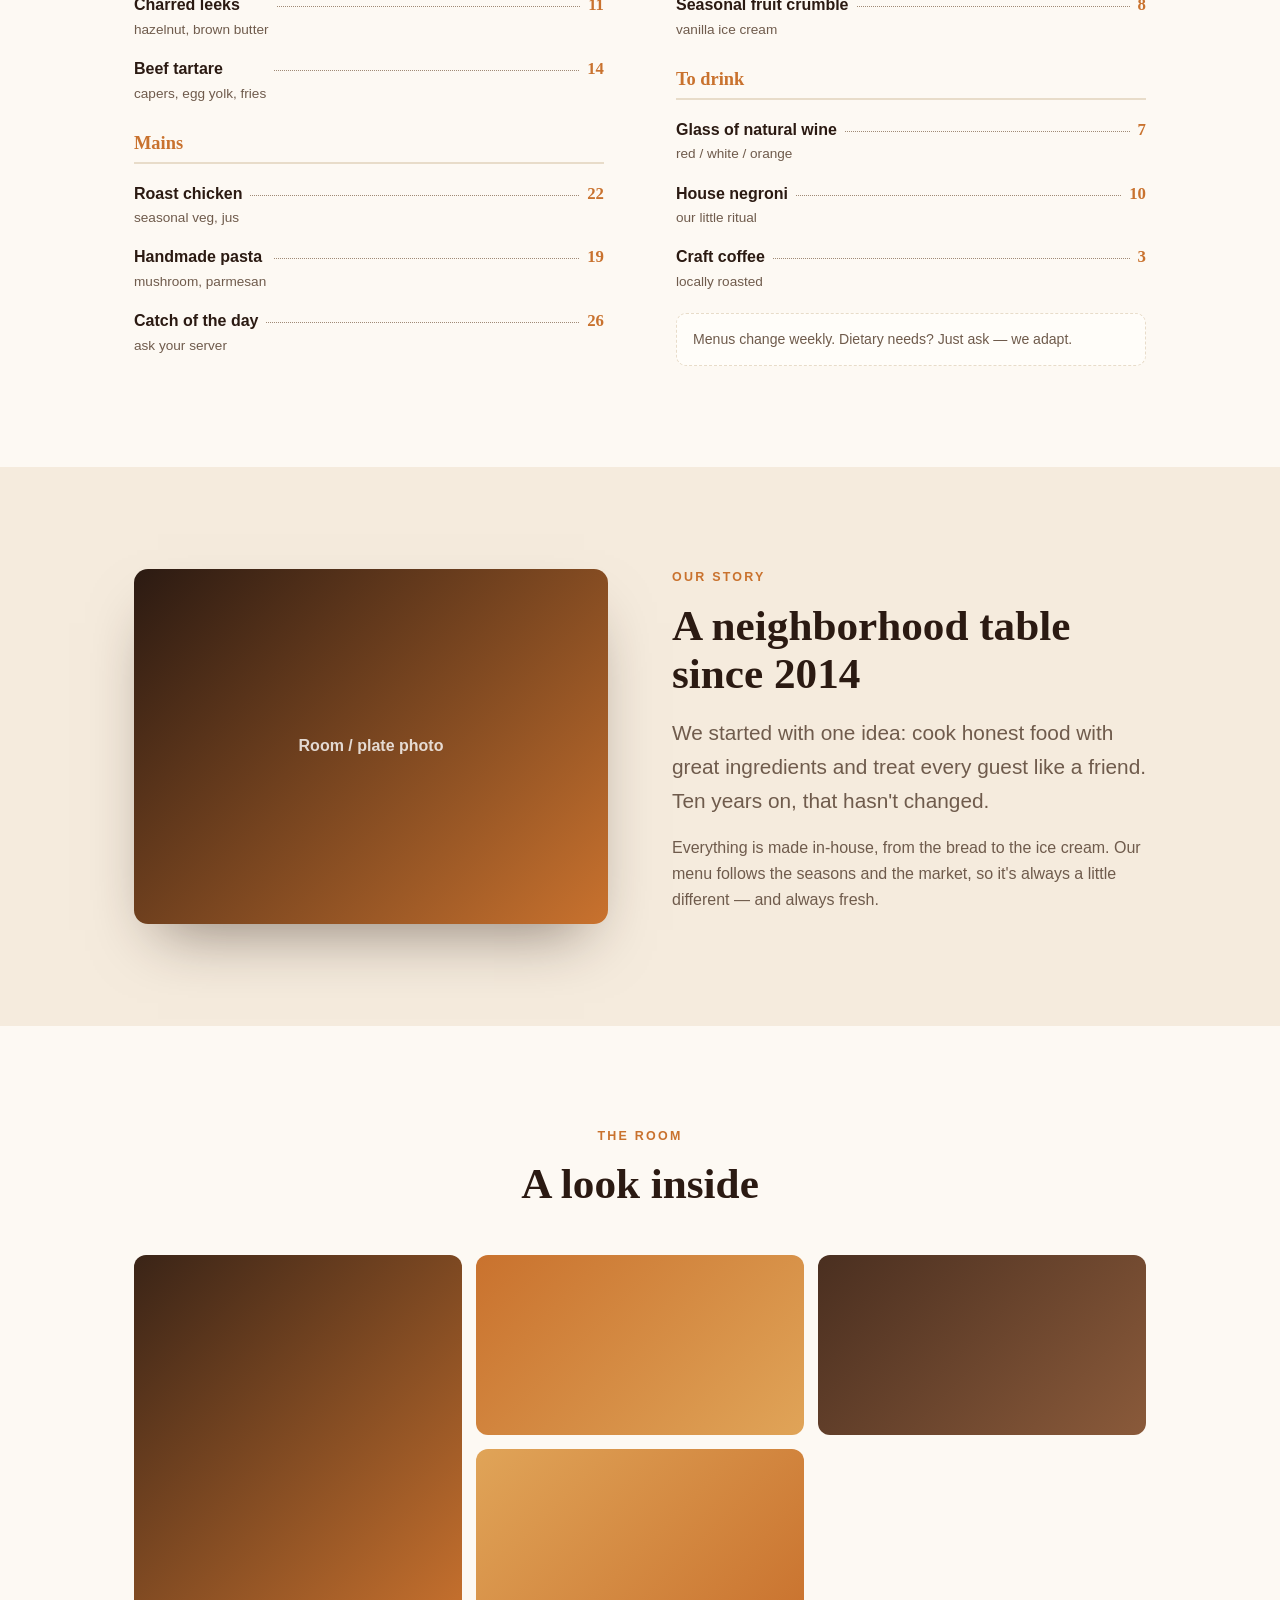
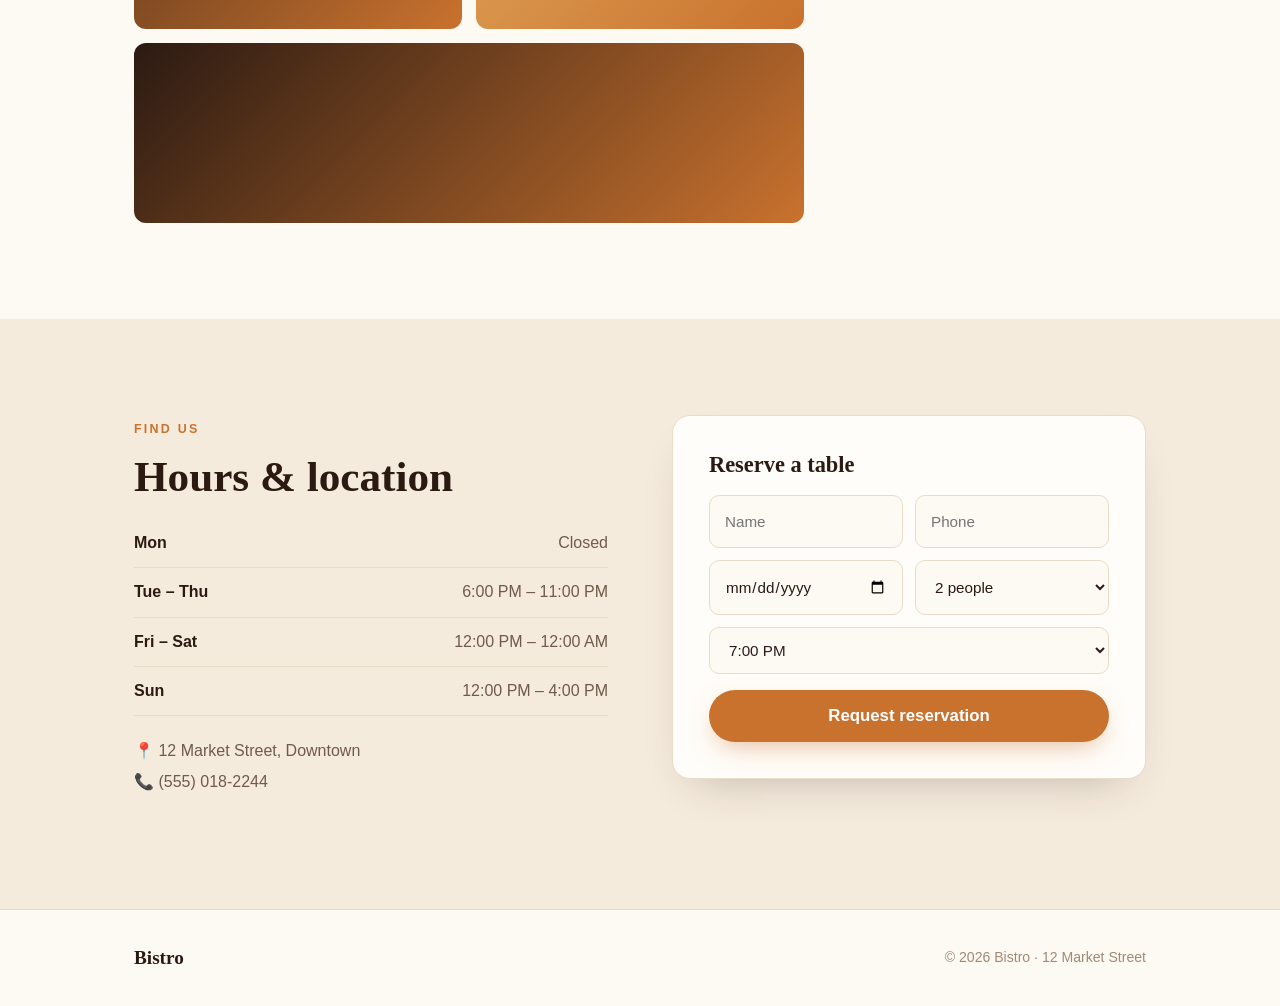
<file: templates/bistro-restaurant/index.html>
<!DOCTYPE html>
<html lang="en">
<head>
  <meta charset="UTF-8" />
  <meta name="viewport" content="width=device-width, initial-scale=1.0" />
  <title>Bistro — Fresh food, warm room</title>
  <meta name="description" content="Seasonal plates, natural wine and a warm welcome. Book a table tonight." />
  <link rel="icon" href="data:image/svg+xml,%3Csvg xmlns='http://www.w3.org/2000/svg' viewBox='0 0 32 32'%3E%3Crect width='32' height='32' rx='8' fill='%232b1a12'/%3E%3Ctext x='16' y='23' font-size='18' text-anchor='middle' fill='%23e0a458'%3E🍴%3C/text%3E%3C/svg%3E" />
  <link rel="stylesheet" href="assets/style.css" />
</head>
<body>
  <header class="nav">
    <div class="wrap nav-inner">
      <a class="brand" href="#top">Bistro</a>
      <nav class="links">
        <a href="#menu">Menu</a>
        <a href="#about">About</a>
        <a href="#hours">Hours</a>
        <a href="#book">Reserve</a>
      </nav>
      <a class="btn btn-primary" href="#book">Book a table</a>
    </div>
  </header>

  <main id="top">
    <!-- HERO -->
    <section class="hero">
      <div class="wrap hero-inner">
        <span class="eyebrow">Est. 2014 · Downtown</span>
        <h1>Fresh food.<br>Warm room.</h1>
        <p class="lead">Seasonal plates, natural wine and a welcome that feels like home. Come as you are.</p>
        <div class="hero-cta">
          <a class="btn btn-primary btn-lg" href="#book">Book a table</a>
          <a class="btn btn-ghost btn-lg" href="#menu">See the menu</a>
        </div>
        <p class="open-now"><span class="dot"></span> Open now · until 11:00 PM</p>
      </div>
    </section>

    <!-- STRIP -->
    <section class="strip">
      <div class="wrap strip-inner">
        <span>🌿 Seasonal & local</span><span>🍷 Natural wine</span><span>👩‍🍳 Made from scratch</span><span>⭐ 4.8 on reviews</span>
      </div>
    </section>

    <!-- MENU -->
    <section id="menu" class="wrap">
      <div class="head"><span class="eyebrow">The menu</span><h2>What's cooking</h2><p>A short, changing menu built around what's fresh this week.</p></div>
      <div class="menu-grid">
        <div class="menu-col">
          <h3 class="menu-cat">Starters</h3>
          <div class="dish"><div><b>Burrata & heirloom tomato</b><small>basil oil, sourdough</small></div><span class="dot-lead"></span><em>12</em></div>
          <div class="dish"><div><b>Charred leeks</b><small>hazelnut, brown butter</small></div><span class="dot-lead"></span><em>11</em></div>
          <div class="dish"><div><b>Beef tartare</b><small>capers, egg yolk, fries</small></div><span class="dot-lead"></span><em>14</em></div>
          <h3 class="menu-cat">Mains</h3>
          <div class="dish"><div><b>Roast chicken</b><small>seasonal veg, jus</small></div><span class="dot-lead"></span><em>22</em></div>
          <div class="dish"><div><b>Handmade pasta</b><small>mushroom, parmesan</small></div><span class="dot-lead"></span><em>19</em></div>
          <div class="dish"><div><b>Catch of the day</b><small>ask your server</small></div><span class="dot-lead"></span><em>26</em></div>
        </div>
        <div class="menu-col">
          <h3 class="menu-cat">Desserts</h3>
          <div class="dish"><div><b>Dark chocolate tart</b><small>crème fraîche</small></div><span class="dot-lead"></span><em>9</em></div>
          <div class="dish"><div><b>Seasonal fruit crumble</b><small>vanilla ice cream</small></div><span class="dot-lead"></span><em>8</em></div>
          <h3 class="menu-cat">To drink</h3>
          <div class="dish"><div><b>Glass of natural wine</b><small>red / white / orange</small></div><span class="dot-lead"></span><em>7</em></div>
          <div class="dish"><div><b>House negroni</b><small>our little ritual</small></div><span class="dot-lead"></span><em>10</em></div>
          <div class="dish"><div><b>Craft coffee</b><small>locally roasted</small></div><span class="dot-lead"></span><em>3</em></div>
          <div class="note">Menus change weekly. Dietary needs? Just ask — we adapt.</div>
        </div>
      </div>
    </section>

    <!-- ABOUT -->
    <section id="about" class="soft">
      <div class="wrap about">
        <div class="about-photo" aria-hidden="true"><span>Room / plate photo</span></div>
        <div>
          <span class="eyebrow">Our story</span>
          <h2>A neighborhood table since 2014</h2>
          <p class="lead">We started with one idea: cook honest food with great ingredients and treat every guest like a friend. Ten years on, that hasn't changed.</p>
          <p>Everything is made in-house, from the bread to the ice cream. Our menu follows the seasons and the market, so it's always a little different — and always fresh.</p>
        </div>
      </div>
    </section>

    <!-- GALLERY -->
    <section class="wrap">
      <div class="head"><span class="eyebrow">The room</span><h2>A look inside</h2></div>
      <div class="gallery">
        <div class="g g1"></div><div class="g g2"></div><div class="g g3"></div><div class="g g4"></div><div class="g g5"></div>
      </div>
    </section>

    <!-- HOURS + BOOK -->
    <section id="hours" class="soft">
      <div class="wrap booking">
        <div class="hours">
          <span class="eyebrow">Find us</span>
          <h2>Hours & location</h2>
          <table class="hours-table">
            <tr><td>Mon</td><td>Closed</td></tr>
            <tr><td>Tue – Thu</td><td>6:00 PM – 11:00 PM</td></tr>
            <tr><td>Fri – Sat</td><td>12:00 PM – 12:00 AM</td></tr>
            <tr><td>Sun</td><td>12:00 PM – 4:00 PM</td></tr>
          </table>
          <p class="loc">📍 12 Market Street, Downtown<br>📞 (555) 018-2244</p>
        </div>
        <form id="book" class="bform" data-form>
          <h3>Reserve a table</h3>
          <div class="row"><input type="text" required placeholder="Name" aria-label="Name" /><input type="tel" required placeholder="Phone" aria-label="Phone" /></div>
          <div class="row">
            <input type="date" required aria-label="Date" />
            <select aria-label="People"><option>2 people</option><option>1 person</option><option>3 people</option><option>4 people</option><option>5+ people</option></select>
          </div>
          <select aria-label="Time"><option>7:00 PM</option><option>6:30 PM</option><option>7:30 PM</option><option>8:00 PM</option><option>8:30 PM</option><option>9:00 PM</option></select>
          <button class="btn btn-primary btn-lg" type="submit">Request reservation</button>
          <p class="ok" data-ok>Thanks! We'll confirm your table by text shortly. 🍷</p>
        </form>
      </div>
    </section>
  </main>

  <footer class="foot">
    <div class="wrap foot-inner">
      <span class="brand">Bistro</span>
      <p>© <span data-year></span> Bistro · 12 Market Street</p>
    </div>
  </footer>

  <script src="assets/app.js"></script>
</body>
</html>
</file>
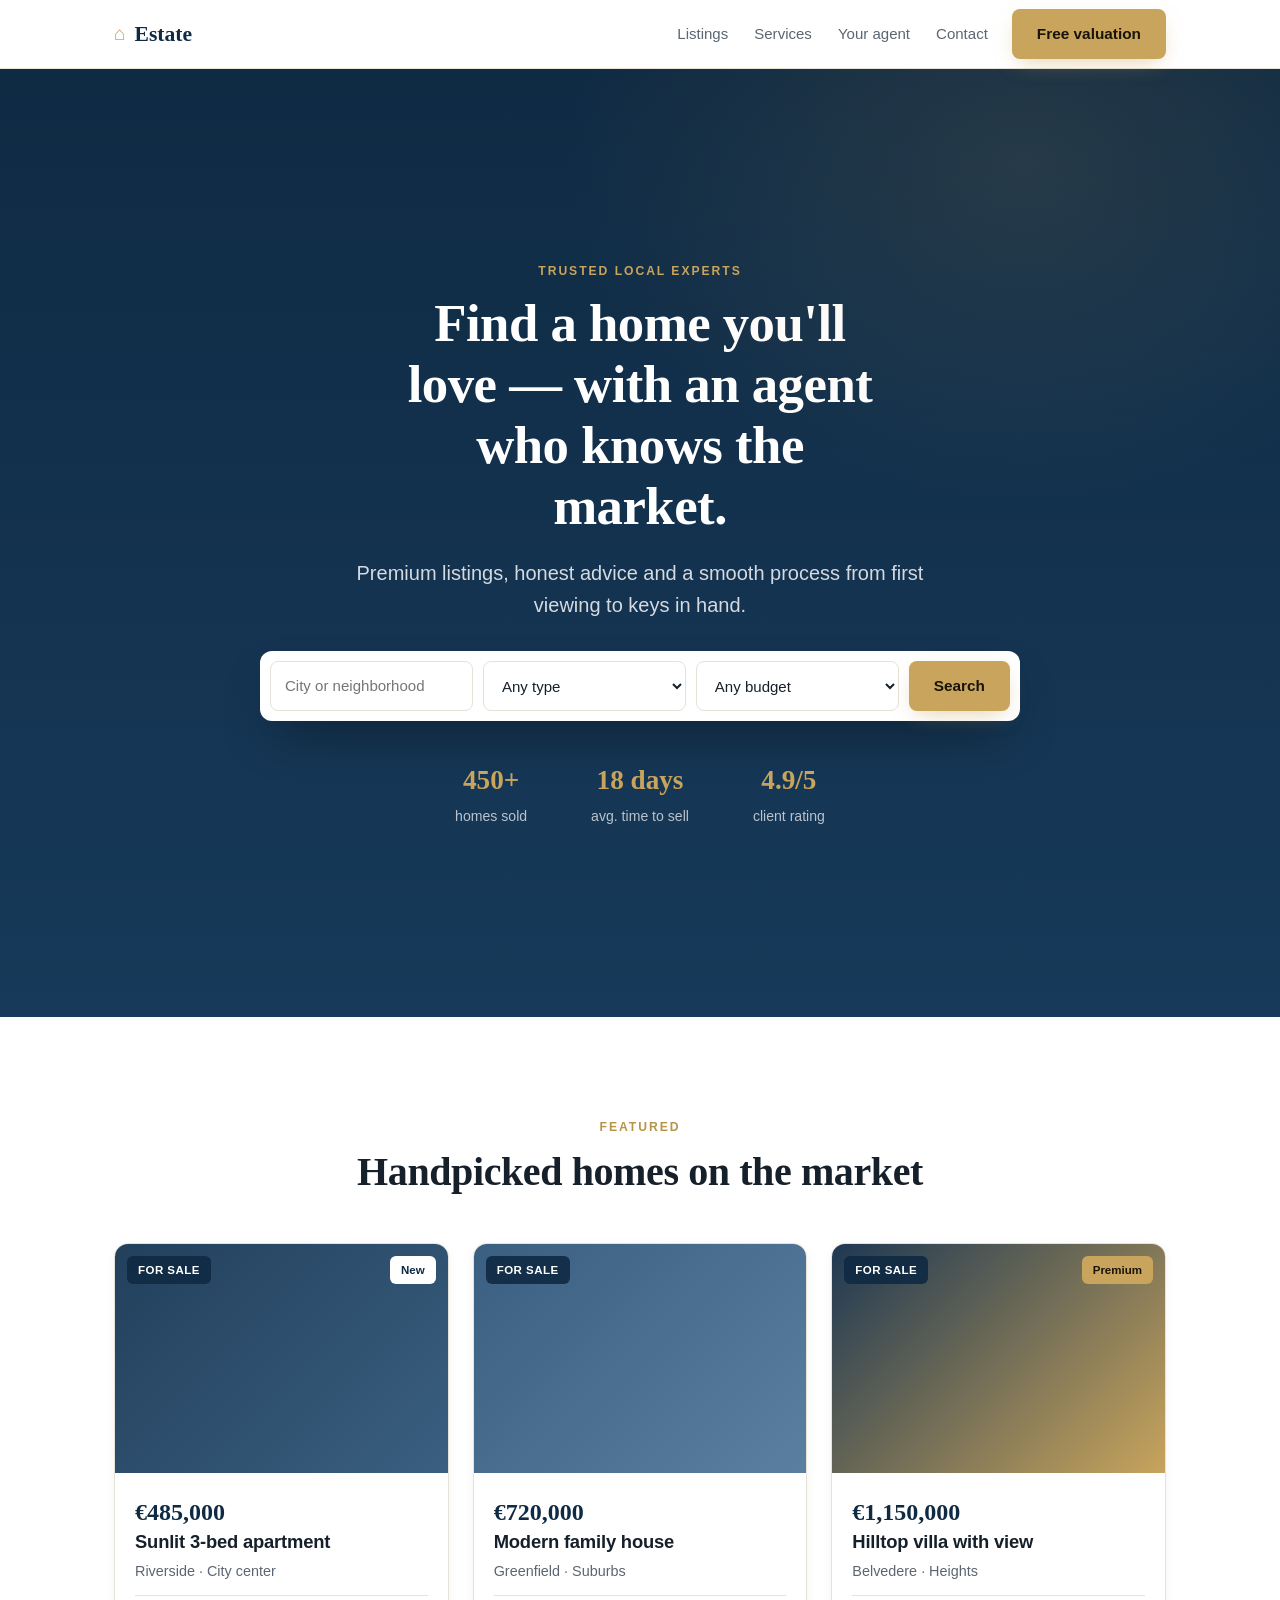
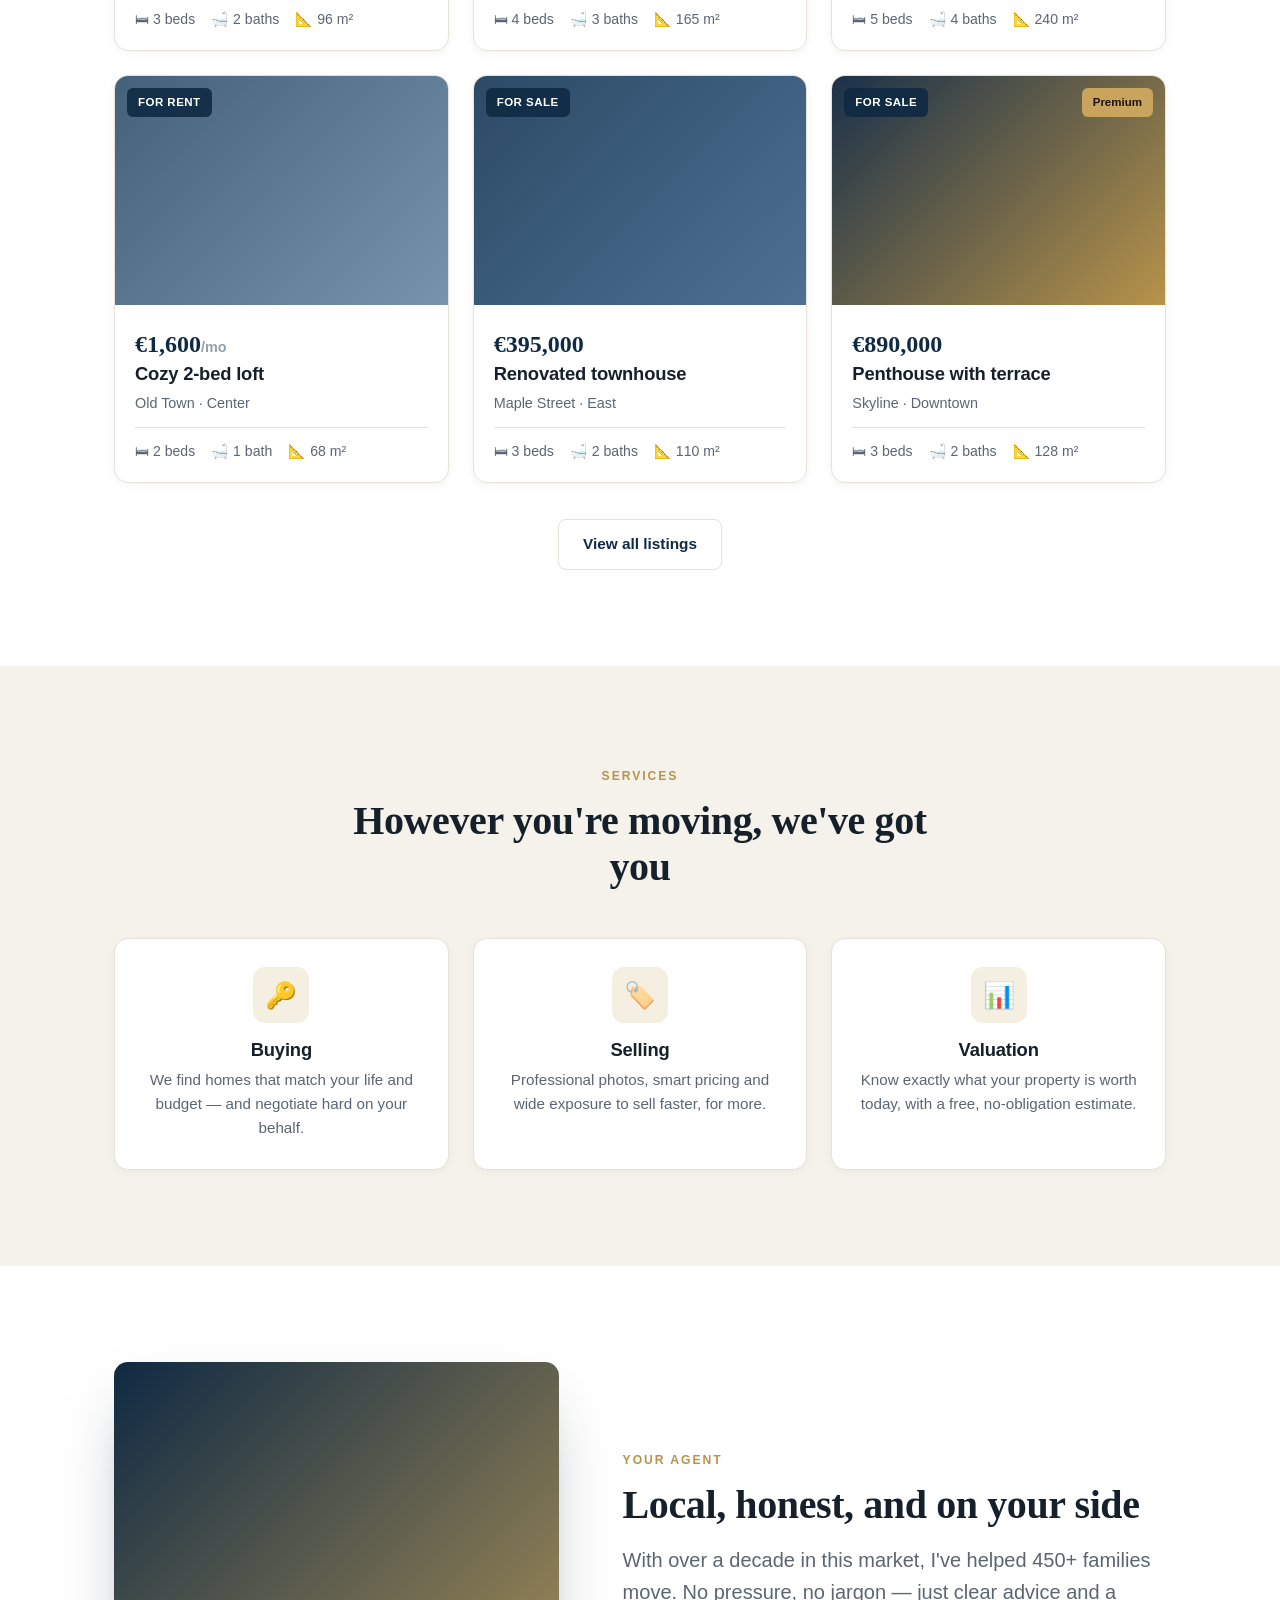
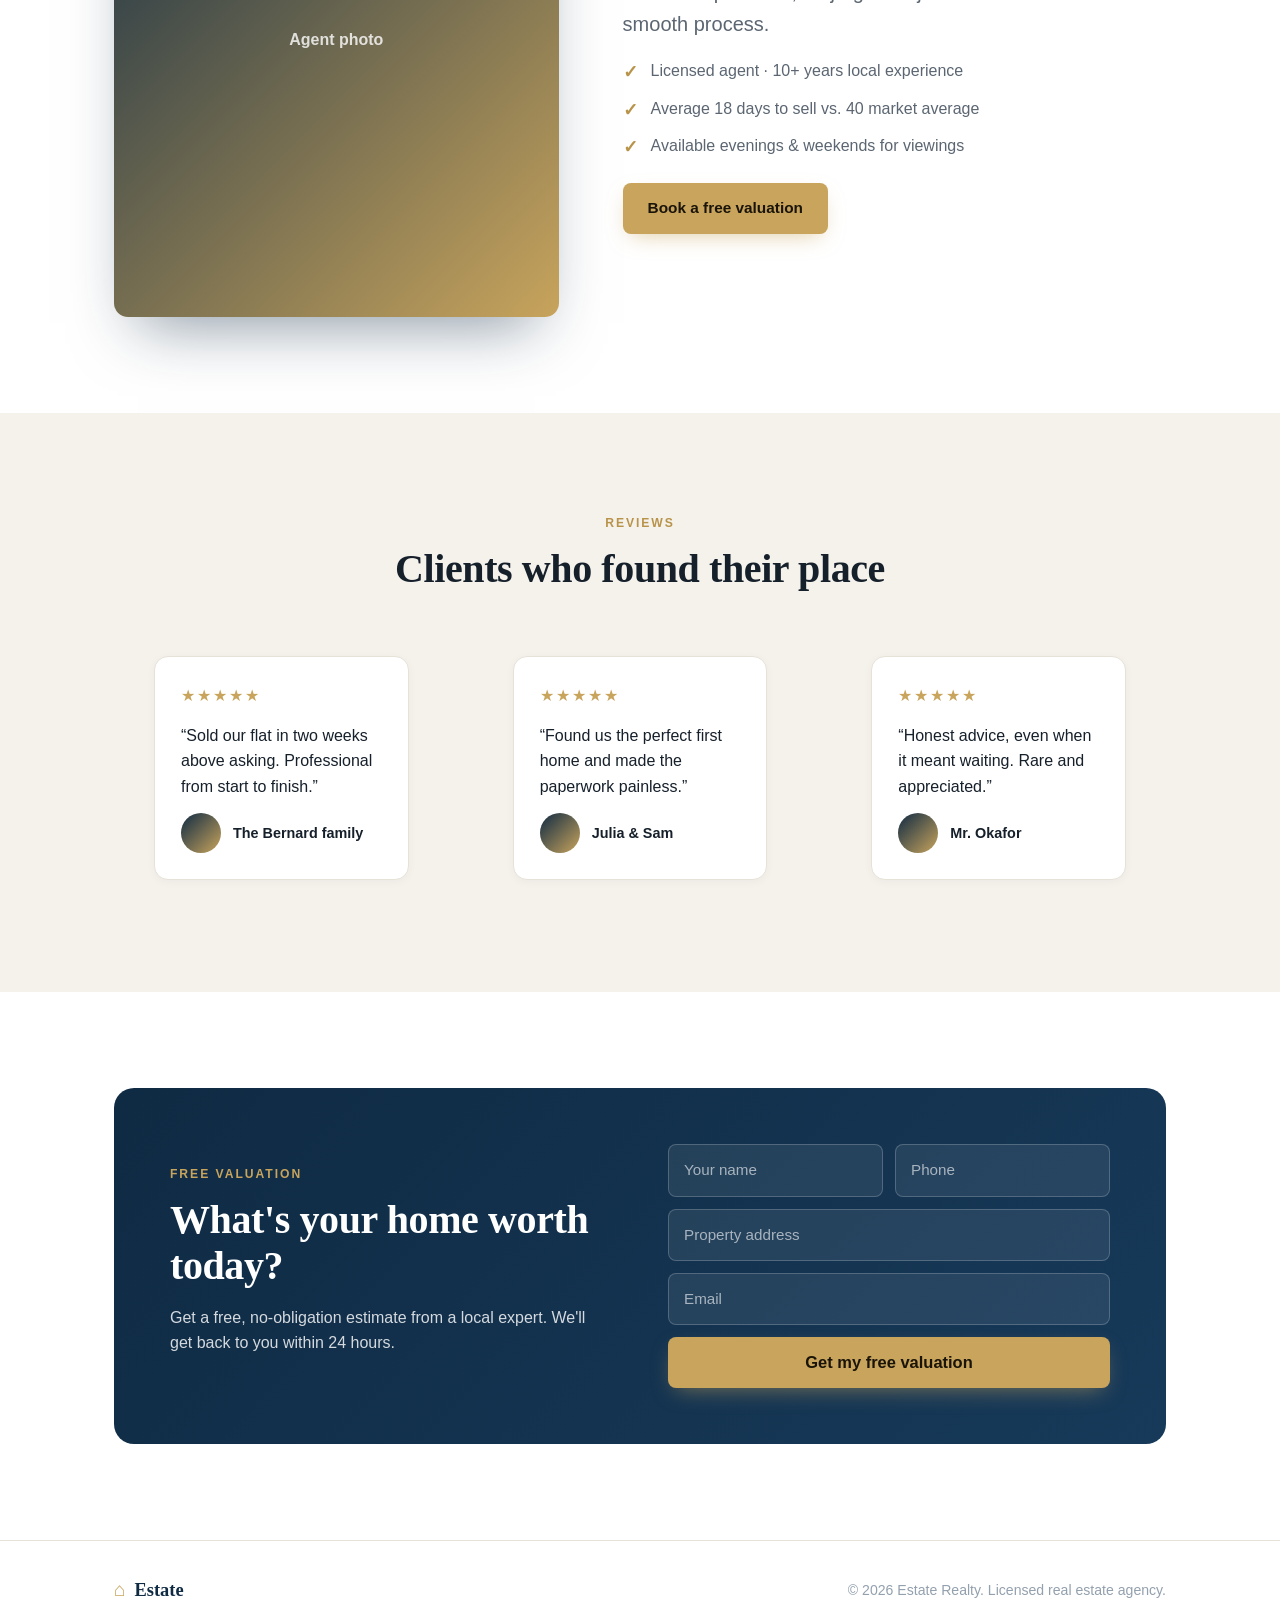
<file: templates/estate-realty/index.html>
<!DOCTYPE html>
<html lang="en">
<head>
  <meta charset="UTF-8" />
  <meta name="viewport" content="width=device-width, initial-scale=1.0" />
  <title>Estate — Find a home you'll love</title>
  <meta name="description" content="Browse premium listings and work with an agent who knows the market. Book a free valuation." />
  <link rel="icon" href="data:image/svg+xml,%3Csvg xmlns='http://www.w3.org/2000/svg' viewBox='0 0 32 32'%3E%3Crect width='32' height='32' rx='8' fill='%230f2a43'/%3E%3Cpath d='M8 16l8-7 8 7v8h-6v-5h-4v5H8z' fill='%23c8a45c'/%3E%3C/svg%3E" />
  <link rel="stylesheet" href="assets/style.css" />
</head>
<body>
  <header class="nav">
    <div class="wrap nav-inner">
      <a class="brand" href="#top"><span class="mk">⌂</span> Estate</a>
      <nav class="links">
        <a href="#listings">Listings</a>
        <a href="#services">Services</a>
        <a href="#agent">Your agent</a>
        <a href="#contact">Contact</a>
      </nav>
      <a class="btn btn-primary" href="#valuation">Free valuation</a>
    </div>
  </header>

  <main id="top">
    <!-- HERO -->
    <section class="hero">
      <div class="wrap hero-inner">
        <span class="eyebrow">Trusted local experts</span>
        <h1>Find a home you'll love — with an agent who knows the market.</h1>
        <p class="lead">Premium listings, honest advice and a smooth process from first viewing to keys in hand.</p>
        <form class="search" data-form>
          <input type="text" placeholder="City or neighborhood" aria-label="Location" />
          <select aria-label="Type"><option>Any type</option><option>Apartment</option><option>House</option><option>Villa</option></select>
          <select aria-label="Budget"><option>Any budget</option><option>Up to €300k</option><option>€300k–600k</option><option>€600k+</option></select>
          <button class="btn btn-primary" type="submit">Search</button>
        </form>
        <div class="hero-stats">
          <div><b>450+</b><span>homes sold</span></div>
          <div><b>18 days</b><span>avg. time to sell</span></div>
          <div><b>4.9/5</b><span>client rating</span></div>
        </div>
      </div>
    </section>

    <!-- LISTINGS -->
    <section id="listings" class="wrap">
      <div class="head">
        <span class="eyebrow">Featured</span>
        <h2>Handpicked homes on the market</h2>
      </div>
      <div class="grid">
        <article class="prop">
          <div class="ph"><span class="badge">For sale</span><span class="tag">New</span></div>
          <div class="body">
            <div class="price">€485,000</div>
            <h3>Sunlit 3-bed apartment</h3>
            <p class="addr">Riverside · City center</p>
            <ul class="specs"><li>🛏 3 beds</li><li>🛁 2 baths</li><li>📐 96 m²</li></ul>
          </div>
        </article>
        <article class="prop">
          <div class="ph ph2"><span class="badge">For sale</span></div>
          <div class="body">
            <div class="price">€720,000</div>
            <h3>Modern family house</h3>
            <p class="addr">Greenfield · Suburbs</p>
            <ul class="specs"><li>🛏 4 beds</li><li>🛁 3 baths</li><li>📐 165 m²</li></ul>
          </div>
        </article>
        <article class="prop">
          <div class="ph ph3"><span class="badge">For sale</span><span class="tag gold">Premium</span></div>
          <div class="body">
            <div class="price">€1,150,000</div>
            <h3>Hilltop villa with view</h3>
            <p class="addr">Belvedere · Heights</p>
            <ul class="specs"><li>🛏 5 beds</li><li>🛁 4 baths</li><li>📐 240 m²</li></ul>
          </div>
        </article>
        <article class="prop">
          <div class="ph ph4"><span class="badge">For rent</span></div>
          <div class="body">
            <div class="price">€1,600<span>/mo</span></div>
            <h3>Cozy 2-bed loft</h3>
            <p class="addr">Old Town · Center</p>
            <ul class="specs"><li>🛏 2 beds</li><li>🛁 1 bath</li><li>📐 68 m²</li></ul>
          </div>
        </article>
        <article class="prop">
          <div class="ph ph5"><span class="badge">For sale</span></div>
          <div class="body">
            <div class="price">€395,000</div>
            <h3>Renovated townhouse</h3>
            <p class="addr">Maple Street · East</p>
            <ul class="specs"><li>🛏 3 beds</li><li>🛁 2 baths</li><li>📐 110 m²</li></ul>
          </div>
        </article>
        <article class="prop">
          <div class="ph ph6"><span class="badge">For sale</span><span class="tag gold">Premium</span></div>
          <div class="body">
            <div class="price">€890,000</div>
            <h3>Penthouse with terrace</h3>
            <p class="addr">Skyline · Downtown</p>
            <ul class="specs"><li>🛏 3 beds</li><li>🛁 2 baths</li><li>📐 128 m²</li></ul>
          </div>
        </article>
      </div>
      <div class="center"><a class="btn btn-ghost" href="#contact">View all listings</a></div>
    </section>

    <!-- SERVICES -->
    <section id="services" class="soft">
      <div class="wrap">
        <div class="head"><span class="eyebrow">Services</span><h2>However you're moving, we've got you</h2></div>
        <div class="grid-3">
          <article class="card"><div class="ic">🔑</div><h3>Buying</h3><p>We find homes that match your life and budget — and negotiate hard on your behalf.</p></article>
          <article class="card"><div class="ic">🏷️</div><h3>Selling</h3><p>Professional photos, smart pricing and wide exposure to sell faster, for more.</p></article>
          <article class="card"><div class="ic">📊</div><h3>Valuation</h3><p>Know exactly what your property is worth today, with a free, no-obligation estimate.</p></article>
        </div>
      </div>
    </section>

    <!-- AGENT -->
    <section id="agent" class="wrap agent">
      <div class="agent-photo" aria-hidden="true"><span>Agent photo</span></div>
      <div>
        <span class="eyebrow">Your agent</span>
        <h2>Local, honest, and on your side</h2>
        <p class="lead">With over a decade in this market, I've helped 450+ families move. No pressure, no jargon — just clear advice and a smooth process.</p>
        <ul class="ticks">
          <li>Licensed agent · 10+ years local experience</li>
          <li>Average 18 days to sell vs. 40 market average</li>
          <li>Available evenings & weekends for viewings</li>
        </ul>
        <a class="btn btn-primary" href="#valuation">Book a free valuation</a>
      </div>
    </section>

    <!-- TESTIMONIALS -->
    <section class="soft">
      <div class="wrap">
        <div class="head"><span class="eyebrow">Reviews</span><h2>Clients who found their place</h2></div>
        <div class="grid-3">
          <figure class="quote"><div class="stars">★★★★★</div><p>“Sold our flat in two weeks above asking. Professional from start to finish.”</p><figcaption><span class="av"></span><b>The Bernard family</b></figcaption></figure>
          <figure class="quote"><div class="stars">★★★★★</div><p>“Found us the perfect first home and made the paperwork painless.”</p><figcaption><span class="av"></span><b>Julia & Sam</b></figcaption></figure>
          <figure class="quote"><div class="stars">★★★★★</div><p>“Honest advice, even when it meant waiting. Rare and appreciated.”</p><figcaption><span class="av"></span><b>Mr. Okafor</b></figcaption></figure>
        </div>
      </div>
    </section>

    <!-- VALUATION / CONTACT -->
    <section id="valuation" class="wrap">
      <div class="cta">
        <div class="cta-copy">
          <span class="eyebrow light">Free valuation</span>
          <h2>What's your home worth today?</h2>
          <p>Get a free, no-obligation estimate from a local expert. We'll get back to you within 24 hours.</p>
        </div>
        <form id="contact" class="vform" data-form>
          <div class="row"><input type="text" required placeholder="Your name" aria-label="Name" /><input type="tel" placeholder="Phone" aria-label="Phone" /></div>
          <input type="text" required placeholder="Property address" aria-label="Address" />
          <input type="email" required placeholder="Email" aria-label="Email" />
          <button class="btn btn-primary btn-lg" type="submit">Get my free valuation</button>
          <p class="ok" data-ok>Thanks! Your local agent will be in touch within 24 hours. 🏡</p>
        </form>
      </div>
    </section>
  </main>

  <footer class="foot">
    <div class="wrap foot-inner">
      <span class="brand"><span class="mk">⌂</span> Estate</span>
      <p>© <span data-year></span> Estate Realty. Licensed real estate agency.</p>
    </div>
  </footer>

  <script src="assets/app.js"></script>
</body>
</html>
</file>
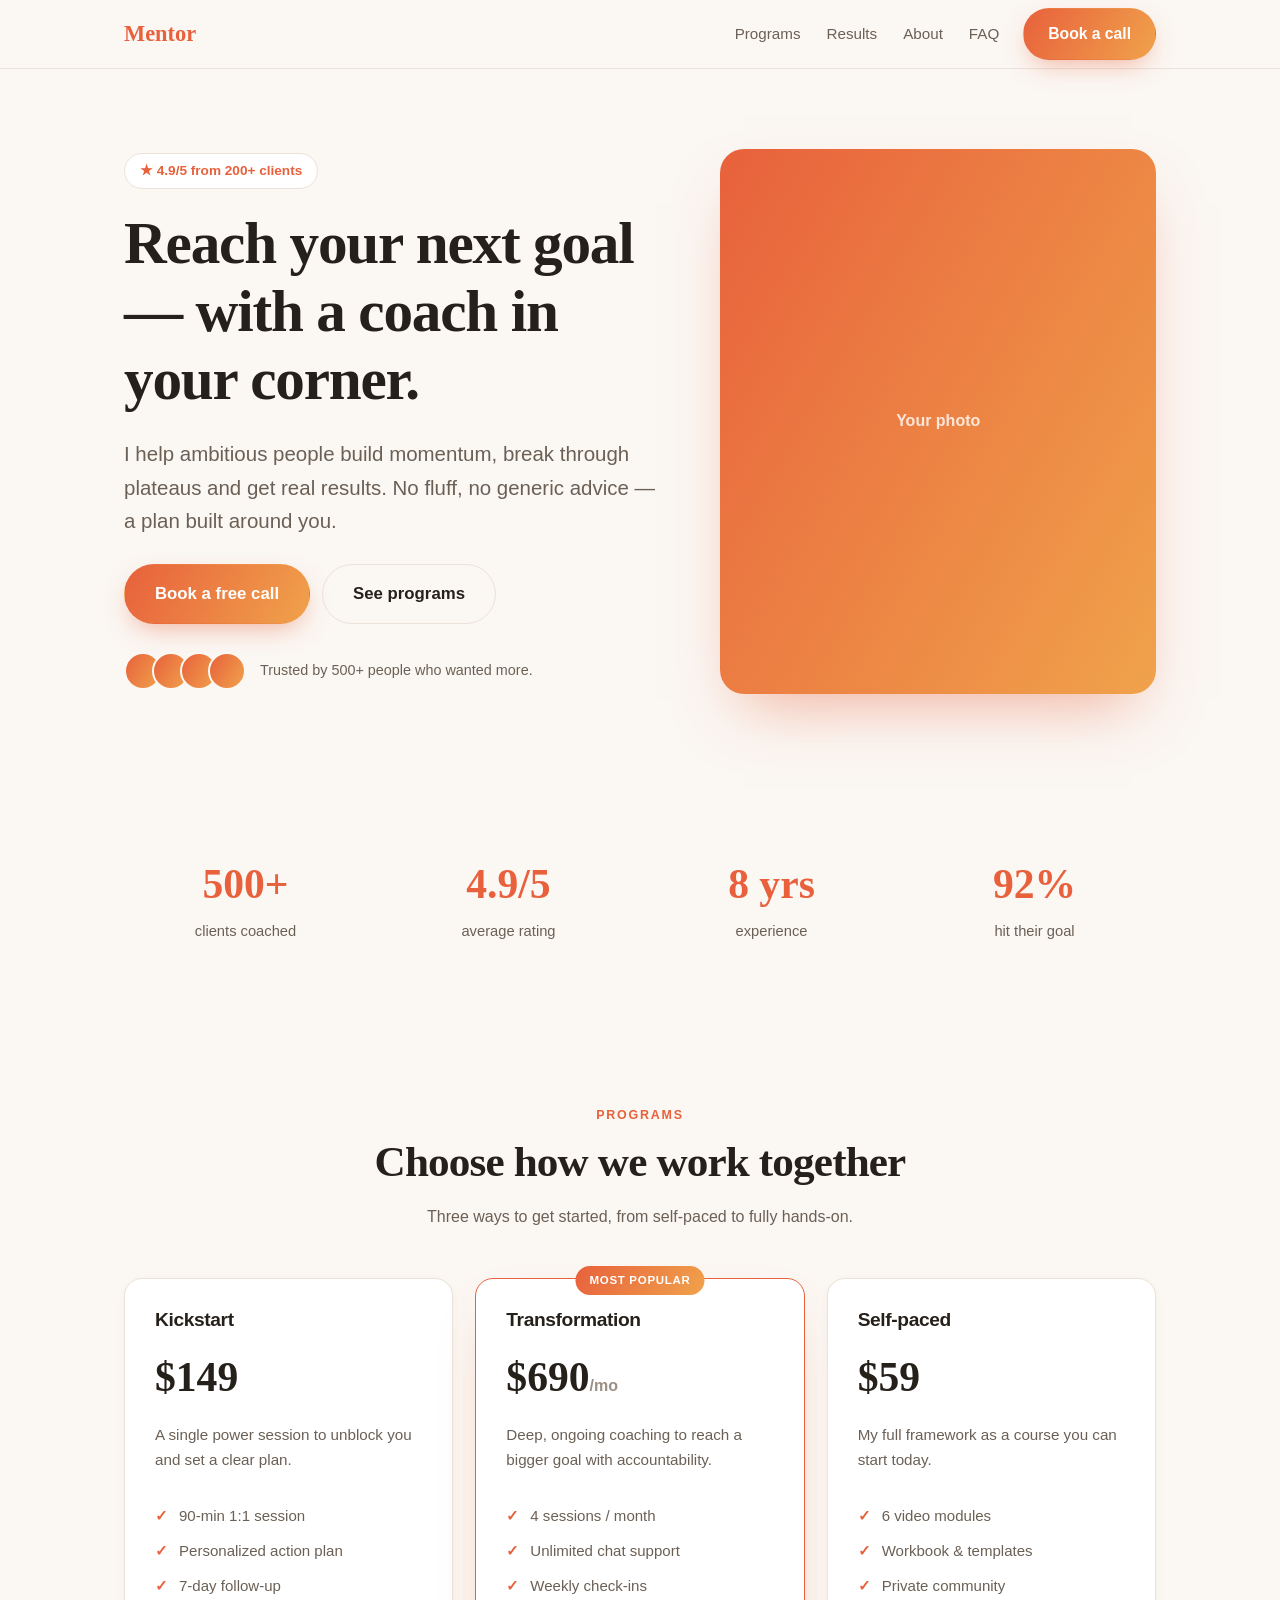
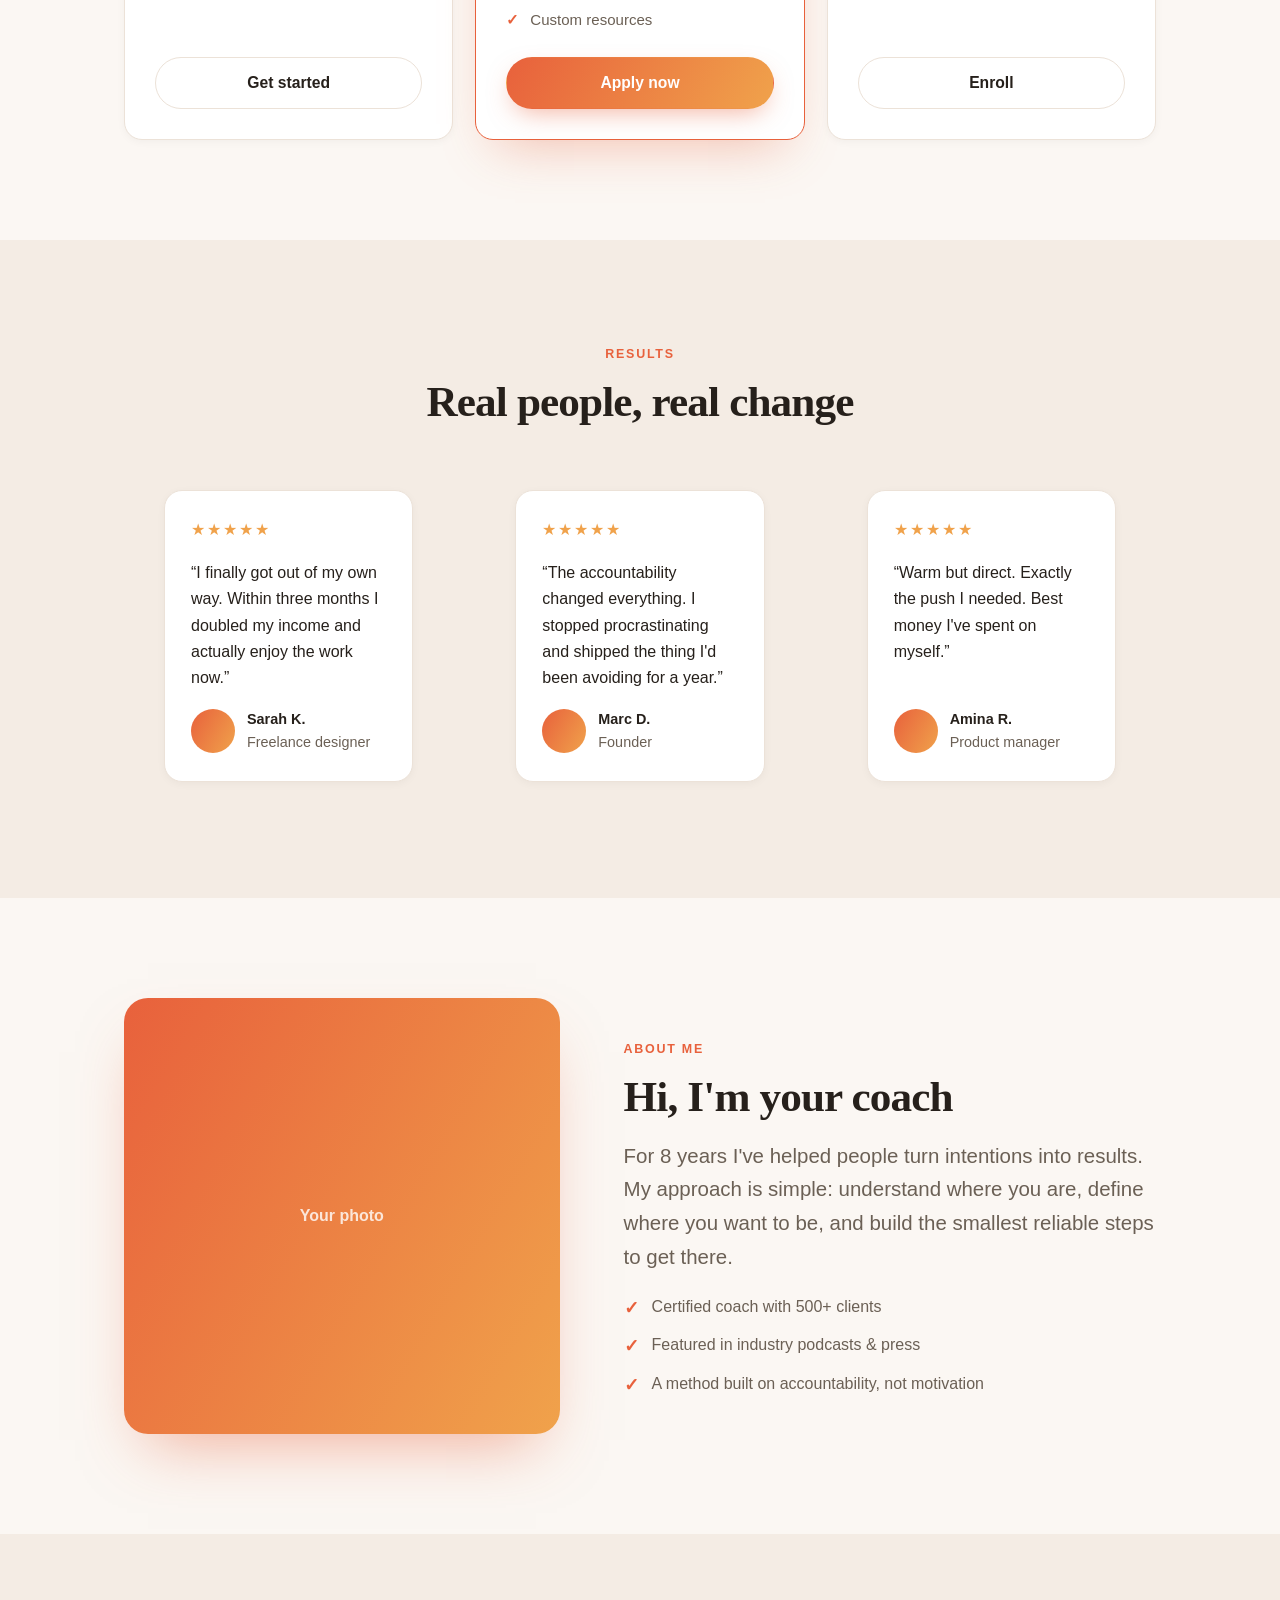
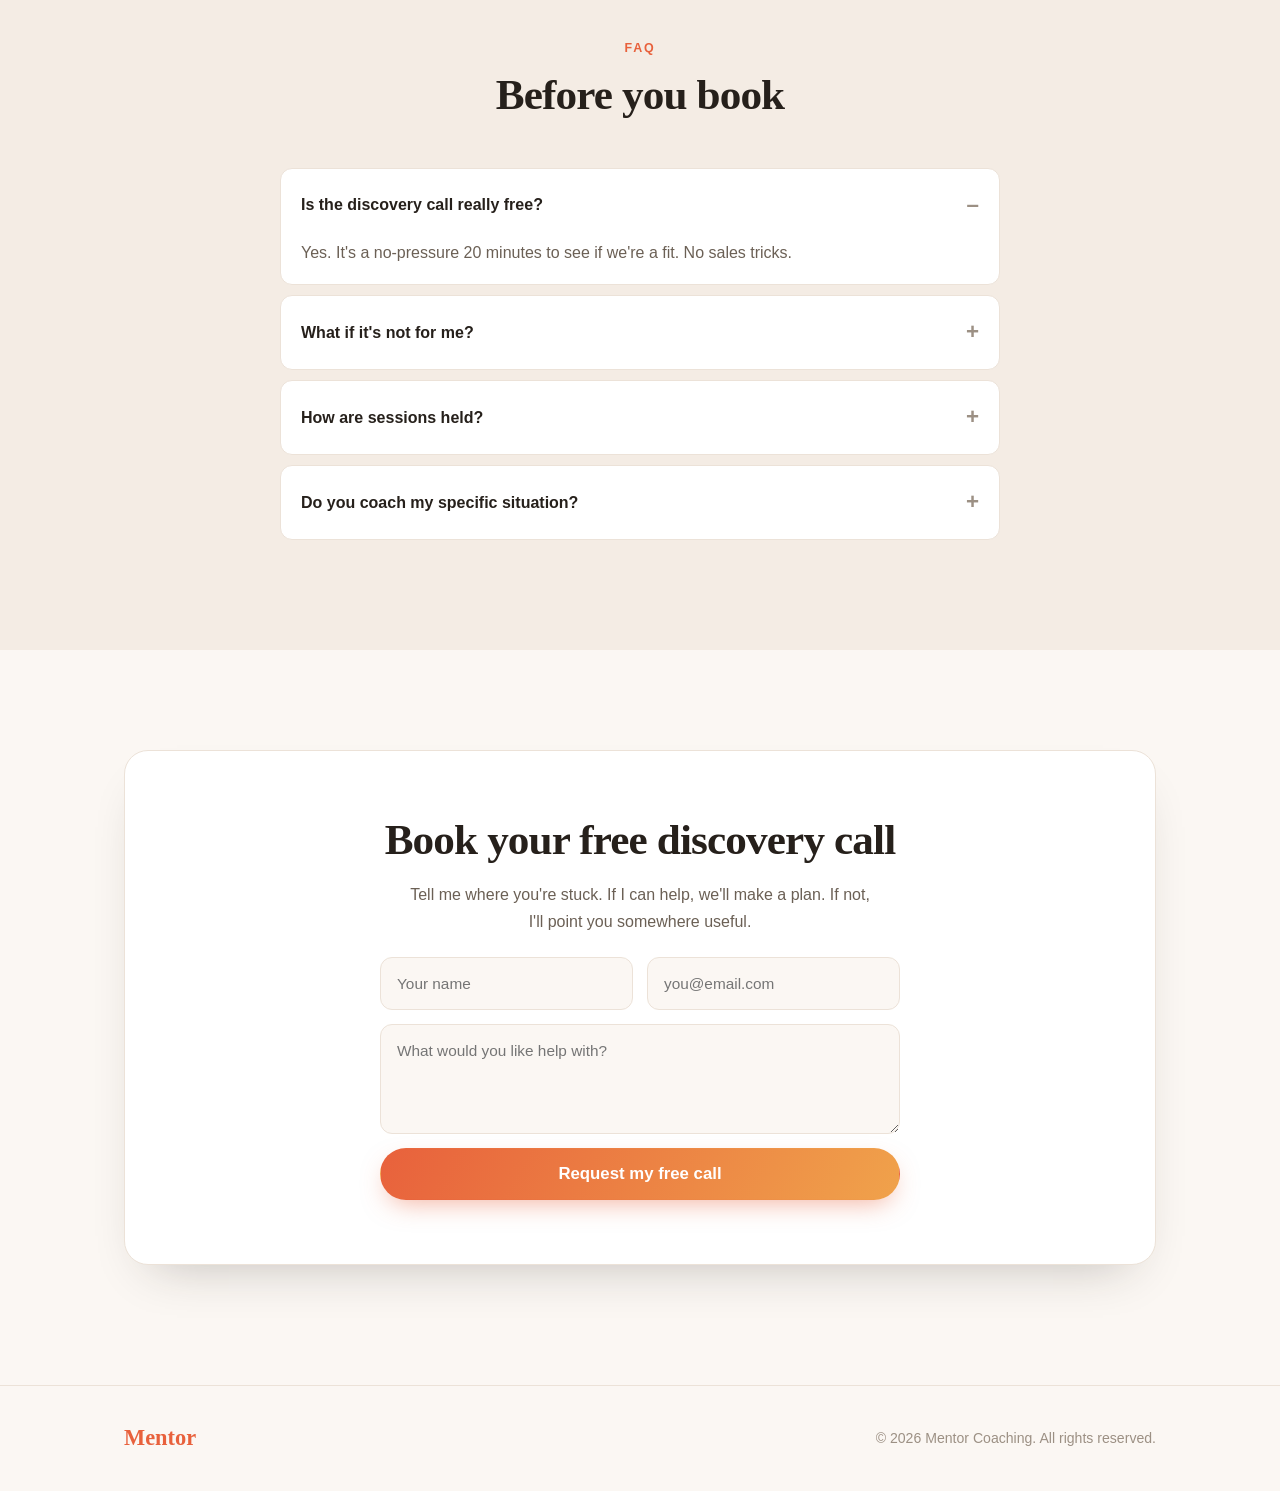
<file: templates/mentor-coach/index.html>
<!DOCTYPE html>
<html lang="en">
<head>
  <meta charset="UTF-8" />
  <meta name="viewport" content="width=device-width, initial-scale=1.0" />
  <title>Mentor — Coaching that gets you results</title>
  <meta name="description" content="1:1 coaching and programs to help you reach your next goal. Book a free discovery call." />
  <link rel="icon" href="data:image/svg+xml,%3Csvg xmlns='http://www.w3.org/2000/svg' viewBox='0 0 32 32'%3E%3Crect width='32' height='32' rx='9' fill='%23e8613c'/%3E%3C/svg%3E" />
  <link rel="stylesheet" href="assets/style.css" />
</head>
<body>
  <header class="nav">
    <div class="wrap nav-inner">
      <a class="brand" href="#top">Mentor</a>
      <nav class="links">
        <a href="#programs">Programs</a>
        <a href="#results">Results</a>
        <a href="#about">About</a>
        <a href="#faq">FAQ</a>
      </nav>
      <a class="btn btn-primary" href="#book">Book a call</a>
    </div>
  </header>

  <main id="top">
    <!-- HERO -->
    <section class="hero wrap">
      <div class="hero-copy">
        <span class="pill">★ 4.9/5 from 200+ clients</span>
        <h1>Reach your next goal — with a coach in your corner.</h1>
        <p class="lead">I help ambitious people build momentum, break through plateaus and get real results. No fluff, no generic advice — a plan built around you.</p>
        <div class="hero-cta">
          <a class="btn btn-primary btn-lg" href="#book">Book a free call</a>
          <a class="btn btn-ghost btn-lg" href="#programs">See programs</a>
        </div>
        <div class="trust">
          <div class="faces"><span></span><span></span><span></span><span></span></div>
          <p>Trusted by 500+ people who wanted more.</p>
        </div>
      </div>
      <div class="hero-photo" aria-hidden="true"><span>Your photo</span></div>
    </section>

    <!-- STATS -->
    <section class="wrap stats-row">
      <div class="stat"><b>500+</b><span>clients coached</span></div>
      <div class="stat"><b>4.9/5</b><span>average rating</span></div>
      <div class="stat"><b>8 yrs</b><span>experience</span></div>
      <div class="stat"><b>92%</b><span>hit their goal</span></div>
    </section>

    <!-- PROGRAMS -->
    <section id="programs" class="wrap">
      <div class="head">
        <span class="eyebrow">Programs</span>
        <h2>Choose how we work together</h2>
        <p>Three ways to get started, from self-paced to fully hands-on.</p>
      </div>
      <div class="grid-3">
        <article class="offer">
          <h3>Kickstart</h3>
          <div class="price">$149</div>
          <p class="desc">A single power session to unblock you and set a clear plan.</p>
          <ul><li>90-min 1:1 session</li><li>Personalized action plan</li><li>7-day follow-up</li></ul>
          <a class="btn btn-ghost" href="#book">Get started</a>
        </article>
        <article class="offer feat">
          <span class="badge">Most popular</span>
          <h3>Transformation</h3>
          <div class="price">$690<span>/mo</span></div>
          <p class="desc">Deep, ongoing coaching to reach a bigger goal with accountability.</p>
          <ul><li>4 sessions / month</li><li>Unlimited chat support</li><li>Weekly check-ins</li><li>Custom resources</li></ul>
          <a class="btn btn-primary" href="#book">Apply now</a>
        </article>
        <article class="offer">
          <h3>Self-paced</h3>
          <div class="price">$59</div>
          <p class="desc">My full framework as a course you can start today.</p>
          <ul><li>6 video modules</li><li>Workbook & templates</li><li>Private community</li></ul>
          <a class="btn btn-ghost" href="#book">Enroll</a>
        </article>
      </div>
    </section>

    <!-- RESULTS / TESTIMONIALS -->
    <section id="results" class="soft">
      <div class="wrap">
        <div class="head">
          <span class="eyebrow">Results</span>
          <h2>Real people, real change</h2>
        </div>
        <div class="grid-3">
          <figure class="quote"><div class="stars">★★★★★</div><p>“I finally got out of my own way. Within three months I doubled my income and actually enjoy the work now.”</p><figcaption><span class="av"></span><span><b>Sarah K.</b><br>Freelance designer</span></figcaption></figure>
          <figure class="quote"><div class="stars">★★★★★</div><p>“The accountability changed everything. I stopped procrastinating and shipped the thing I'd been avoiding for a year.”</p><figcaption><span class="av"></span><span><b>Marc D.</b><br>Founder</span></figcaption></figure>
          <figure class="quote"><div class="stars">★★★★★</div><p>“Warm but direct. Exactly the push I needed. Best money I've spent on myself.”</p><figcaption><span class="av"></span><span><b>Amina R.</b><br>Product manager</span></figcaption></figure>
        </div>
      </div>
    </section>

    <!-- ABOUT -->
    <section id="about" class="wrap about">
      <div class="about-photo" aria-hidden="true"><span>Your photo</span></div>
      <div>
        <span class="eyebrow">About me</span>
        <h2>Hi, I'm your coach</h2>
        <p class="lead">For 8 years I've helped people turn intentions into results. My approach is simple: understand where you are, define where you want to be, and build the smallest reliable steps to get there.</p>
        <ul class="ticks">
          <li>Certified coach with 500+ clients</li>
          <li>Featured in industry podcasts & press</li>
          <li>A method built on accountability, not motivation</li>
        </ul>
      </div>
    </section>

    <!-- FAQ -->
    <section id="faq" class="soft">
      <div class="wrap">
        <div class="head"><span class="eyebrow">FAQ</span><h2>Before you book</h2></div>
        <div class="faq">
          <details open><summary>Is the discovery call really free?</summary><p>Yes. It's a no-pressure 20 minutes to see if we're a fit. No sales tricks.</p></details>
          <details><summary>What if it's not for me?</summary><p>The Transformation program has a 14-day satisfaction guarantee. If it's not working, you get a refund.</p></details>
          <details><summary>How are sessions held?</summary><p>Over video call, plus chat support between sessions. Fully remote.</p></details>
          <details><summary>Do you coach my specific situation?</summary><p>Book the free call and tell me — I'll be honest about whether I can help.</p></details>
        </div>
      </div>
    </section>

    <!-- BOOK CTA -->
    <section id="book" class="wrap">
      <div class="cta">
        <h2>Book your free discovery call</h2>
        <p>Tell me where you're stuck. If I can help, we'll make a plan. If not, I'll point you somewhere useful.</p>
        <form class="book-form" data-form>
          <div class="row">
            <input type="text" required placeholder="Your name" aria-label="Name" />
            <input type="email" required placeholder="you@email.com" aria-label="Email" />
          </div>
          <textarea required placeholder="What would you like help with?" aria-label="Message"></textarea>
          <button class="btn btn-primary btn-lg" type="submit">Request my free call</button>
          <p class="ok" data-ok>Thanks! I'll get back to you within 24 hours. 🙌</p>
        </form>
      </div>
    </section>
  </main>

  <footer class="foot">
    <div class="wrap foot-inner">
      <span class="brand">Mentor</span>
      <p>© <span data-year></span> Mentor Coaching. All rights reserved.</p>
    </div>
  </footer>

  <script src="assets/app.js"></script>
</body>
</html>
</file>
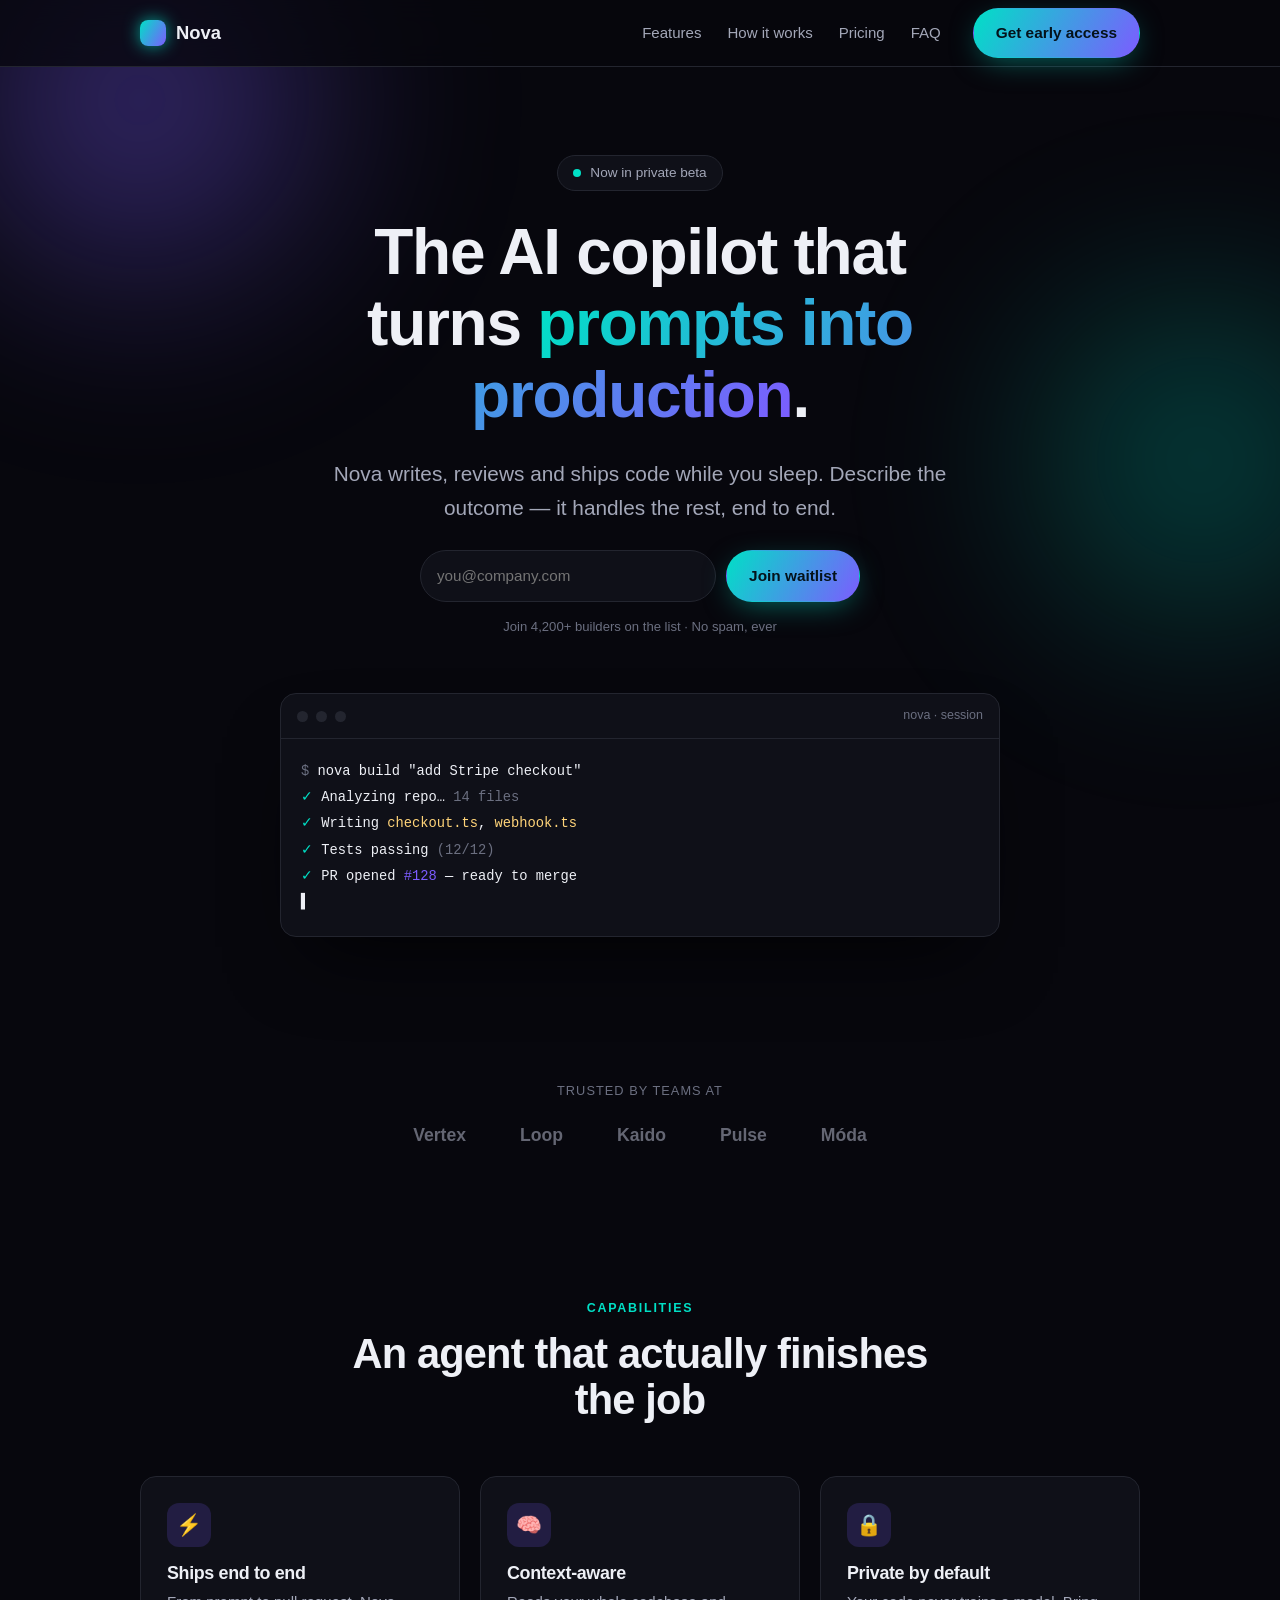
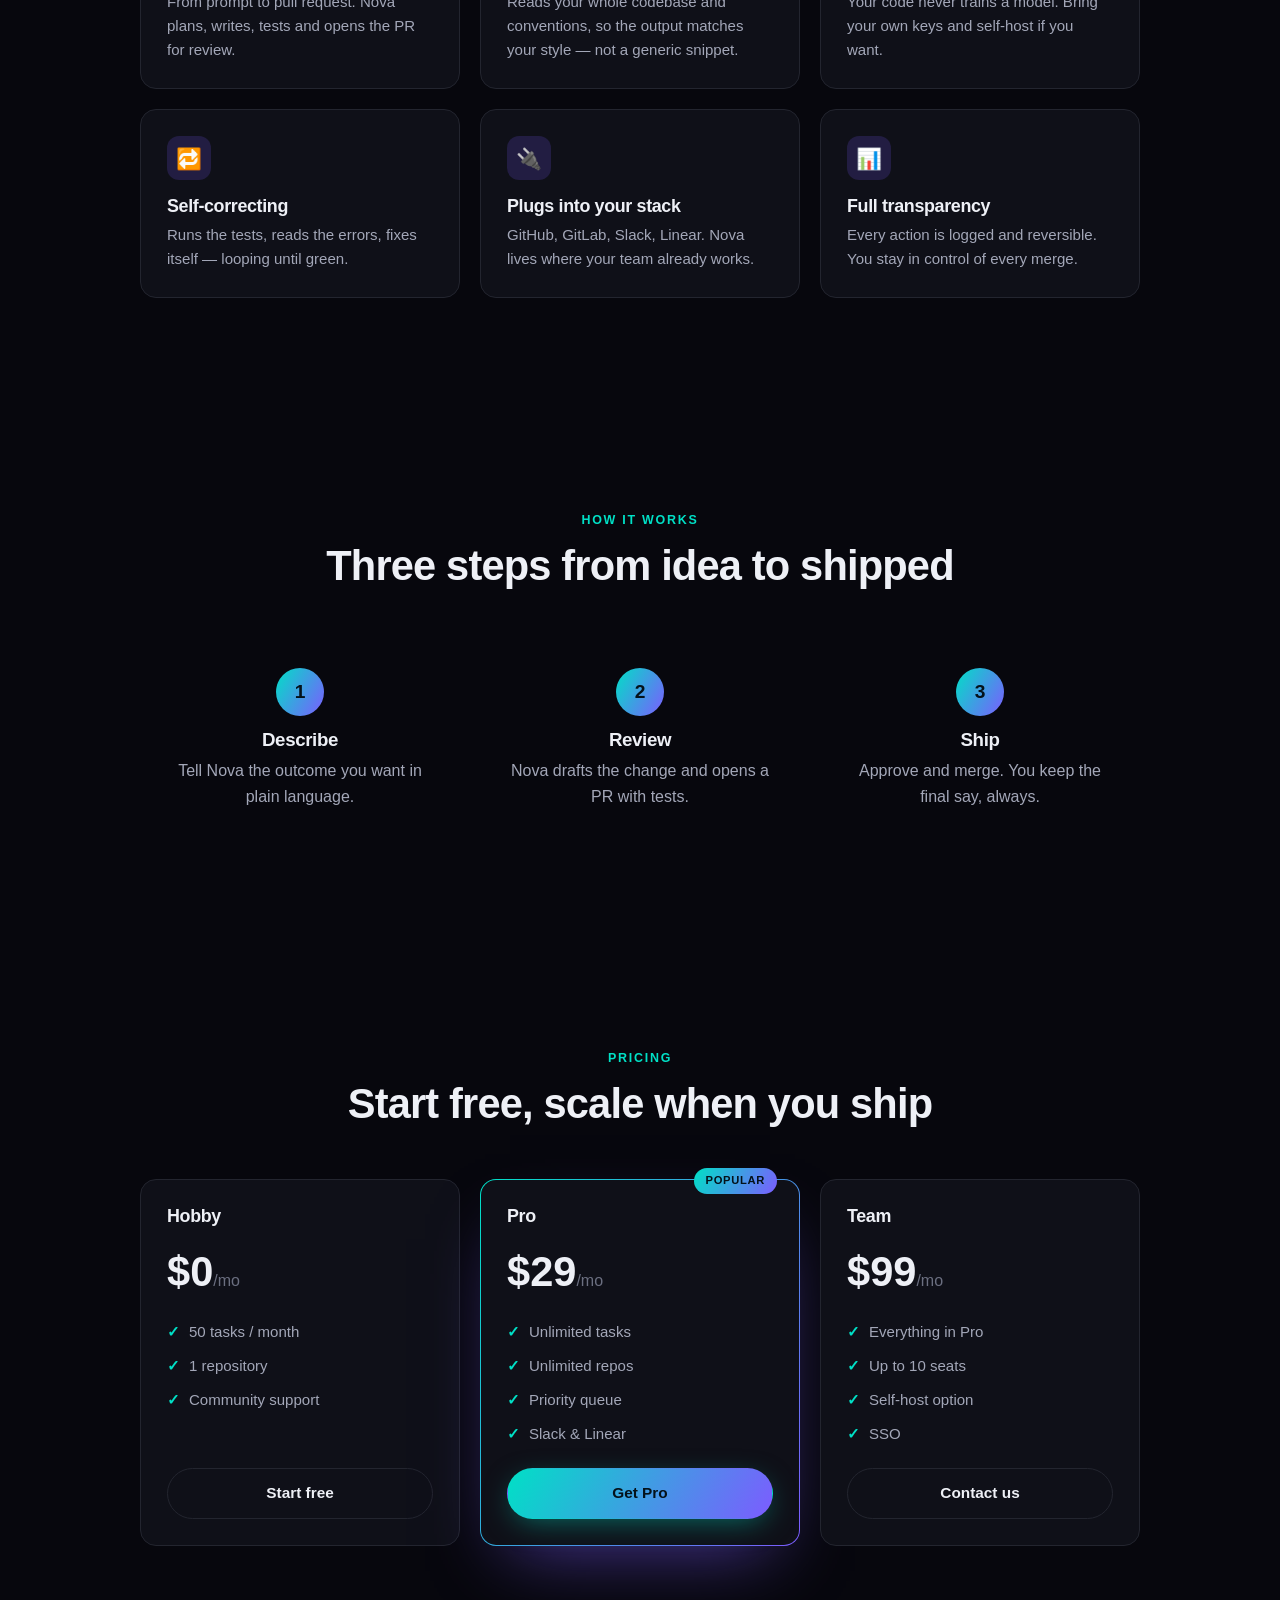
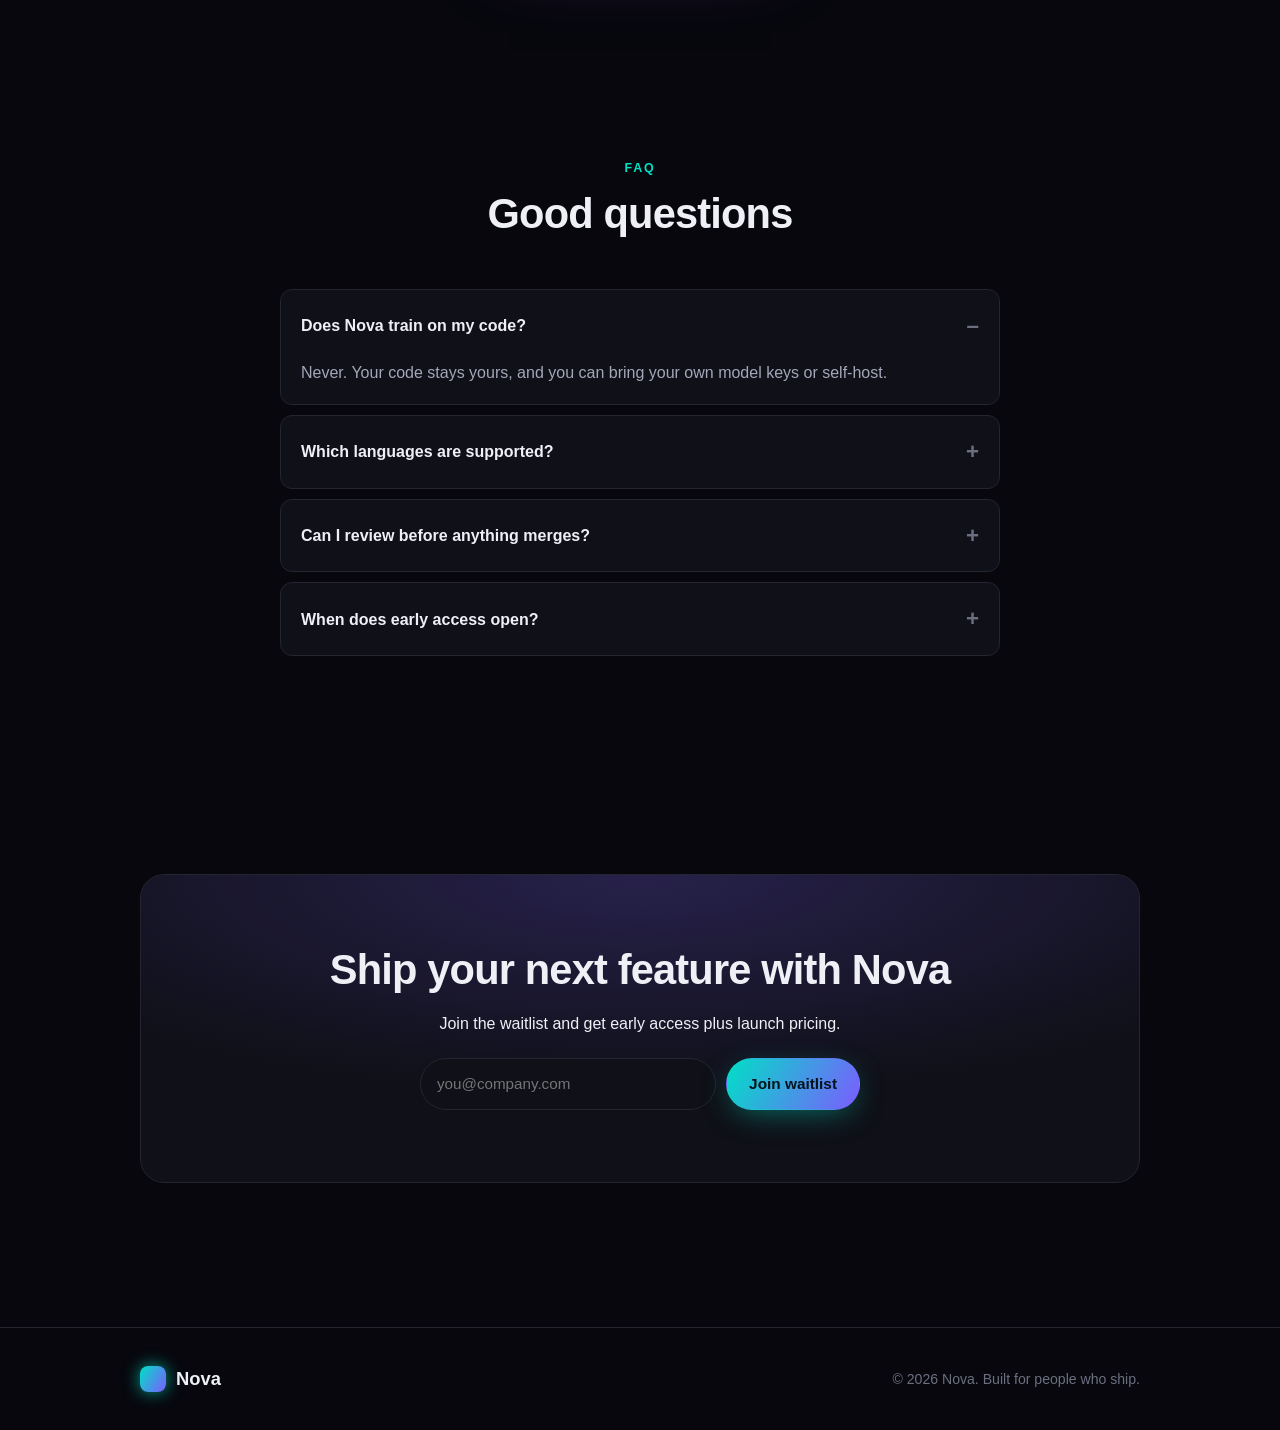
<file: templates/nova-ai/index.html>
<!DOCTYPE html>
<html lang="en">
<head>
  <meta charset="UTF-8" />
  <meta name="viewport" content="width=device-width, initial-scale=1.0" />
  <title>Nova — AI that ships for you</title>
  <meta name="description" content="Nova is the AI copilot that turns prompts into production. Join the waitlist." />
  <link rel="icon" href="data:image/svg+xml,%3Csvg xmlns='http://www.w3.org/2000/svg' viewBox='0 0 32 32'%3E%3Cdefs%3E%3ClinearGradient id='g' x1='0' y1='0' x2='1' y2='1'%3E%3Cstop offset='0' stop-color='%2300e0c6'/%3E%3Cstop offset='1' stop-color='%237c5cff'/%3E%3C/linearGradient%3E%3C/defs%3E%3Crect width='32' height='32' rx='9' fill='url(%23g)'/%3E%3C/svg%3E" />
  <link rel="stylesheet" href="assets/style.css" />
</head>
<body>
  <div class="glow glow-1"></div>
  <div class="glow glow-2"></div>

  <header class="nav">
    <div class="wrap nav-inner">
      <a class="brand" href="#top"><span class="mark"></span> Nova</a>
      <nav class="links">
        <a href="#features">Features</a>
        <a href="#how">How it works</a>
        <a href="#pricing">Pricing</a>
        <a href="#faq">FAQ</a>
      </nav>
      <a class="btn btn-primary" href="#waitlist">Get early access</a>
    </div>
  </header>

  <main id="top">
    <!-- HERO -->
    <section class="hero wrap">
      <span class="pill"><span class="ping"></span> Now in private beta</span>
      <h1>The AI copilot that turns <span class="grad">prompts into production</span>.</h1>
      <p class="lead">Nova writes, reviews and ships code while you sleep. Describe the outcome — it handles the rest, end to end.</p>
      <form class="waitlist" data-form>
        <input type="email" required placeholder="you@company.com" aria-label="Email" />
        <button class="btn btn-primary" type="submit">Join waitlist</button>
      </form>
      <p class="micro">Join 4,200+ builders on the list · No spam, ever</p>

      <div class="terminal" aria-hidden="true">
        <div class="tbar"><i></i><i></i><i></i><span>nova · session</span></div>
        <pre><code><span class="c-dim">$</span> nova build "add Stripe checkout"
<span class="c-ok">✓</span> Analyzing repo… <span class="c-dim">14 files</span>
<span class="c-ok">✓</span> Writing <span class="c-key">checkout.ts</span>, <span class="c-key">webhook.ts</span>
<span class="c-ok">✓</span> Tests passing <span class="c-dim">(12/12)</span>
<span class="c-ok">✓</span> PR opened <span class="c-link">#128</span> — ready to merge
<span class="cursor">▍</span></code></pre>
      </div>
    </section>

    <!-- LOGOS -->
    <section class="wrap logos">
      <p>Trusted by teams at</p>
      <div><span>Vertex</span><span>Loop</span><span>Kaido</span><span>Pulse</span><span>Móda</span></div>
    </section>

    <!-- FEATURES -->
    <section id="features" class="wrap">
      <div class="head">
        <span class="eyebrow">Capabilities</span>
        <h2>An agent that actually finishes the job</h2>
      </div>
      <div class="grid-3">
        <article class="card">
          <div class="ic">⚡</div><h3>Ships end to end</h3>
          <p>From prompt to pull request. Nova plans, writes, tests and opens the PR for review.</p>
        </article>
        <article class="card">
          <div class="ic">🧠</div><h3>Context-aware</h3>
          <p>Reads your whole codebase and conventions, so the output matches your style — not a generic snippet.</p>
        </article>
        <article class="card">
          <div class="ic">🔒</div><h3>Private by default</h3>
          <p>Your code never trains a model. Bring your own keys and self-host if you want.</p>
        </article>
        <article class="card">
          <div class="ic">🔁</div><h3>Self-correcting</h3>
          <p>Runs the tests, reads the errors, fixes itself — looping until green.</p>
        </article>
        <article class="card">
          <div class="ic">🔌</div><h3>Plugs into your stack</h3>
          <p>GitHub, GitLab, Slack, Linear. Nova lives where your team already works.</p>
        </article>
        <article class="card">
          <div class="ic">📊</div><h3>Full transparency</h3>
          <p>Every action is logged and reversible. You stay in control of every merge.</p>
        </article>
      </div>
    </section>

    <!-- HOW -->
    <section id="how" class="wrap">
      <div class="head">
        <span class="eyebrow">How it works</span>
        <h2>Three steps from idea to shipped</h2>
      </div>
      <div class="steps">
        <div class="step"><span class="n">1</span><h3>Describe</h3><p>Tell Nova the outcome you want in plain language.</p></div>
        <div class="step"><span class="n">2</span><h3>Review</h3><p>Nova drafts the change and opens a PR with tests.</p></div>
        <div class="step"><span class="n">3</span><h3>Ship</h3><p>Approve and merge. You keep the final say, always.</p></div>
      </div>
    </section>

    <!-- PRICING -->
    <section id="pricing" class="wrap">
      <div class="head">
        <span class="eyebrow">Pricing</span>
        <h2>Start free, scale when you ship</h2>
      </div>
      <div class="grid-3 plans">
        <div class="card plan">
          <h3>Hobby</h3><div class="amt">$0<span>/mo</span></div>
          <ul><li>50 tasks / month</li><li>1 repository</li><li>Community support</li></ul>
          <a class="btn btn-ghost" href="#waitlist">Start free</a>
        </div>
        <div class="card plan feat">
          <span class="tag">Popular</span>
          <h3>Pro</h3><div class="amt">$29<span>/mo</span></div>
          <ul><li>Unlimited tasks</li><li>Unlimited repos</li><li>Priority queue</li><li>Slack & Linear</li></ul>
          <a class="btn btn-primary" href="#waitlist">Get Pro</a>
        </div>
        <div class="card plan">
          <h3>Team</h3><div class="amt">$99<span>/mo</span></div>
          <ul><li>Everything in Pro</li><li>Up to 10 seats</li><li>Self-host option</li><li>SSO</li></ul>
          <a class="btn btn-ghost" href="#waitlist">Contact us</a>
        </div>
      </div>
    </section>

    <!-- FAQ -->
    <section id="faq" class="wrap">
      <div class="head"><span class="eyebrow">FAQ</span><h2>Good questions</h2></div>
      <div class="faq">
        <details open><summary>Does Nova train on my code?</summary><p>Never. Your code stays yours, and you can bring your own model keys or self-host.</p></details>
        <details><summary>Which languages are supported?</summary><p>All major languages and frameworks. Nova adapts to the conventions it finds in your repo.</p></details>
        <details><summary>Can I review before anything merges?</summary><p>Yes. Nova opens a pull request — nothing merges without your approval.</p></details>
        <details><summary>When does early access open?</summary><p>We onboard new teams from the waitlist every week. Join to get your invite.</p></details>
      </div>
    </section>

    <!-- WAITLIST CTA -->
    <section id="waitlist" class="wrap">
      <div class="cta">
        <h2>Ship your next feature with Nova</h2>
        <p>Join the waitlist and get early access plus launch pricing.</p>
        <form class="waitlist" data-form>
          <input type="email" required placeholder="you@company.com" aria-label="Email" />
          <button class="btn btn-primary" type="submit">Join waitlist</button>
        </form>
        <p class="ok" data-ok>You're on the list — check your inbox to confirm. 🎉</p>
      </div>
    </section>
  </main>

  <footer class="foot">
    <div class="wrap foot-inner">
      <a class="brand" href="#top"><span class="mark"></span> Nova</a>
      <p>© <span data-year></span> Nova. Built for people who ship.</p>
    </div>
  </footer>

  <script src="assets/app.js"></script>
</body>
</html>
</file>
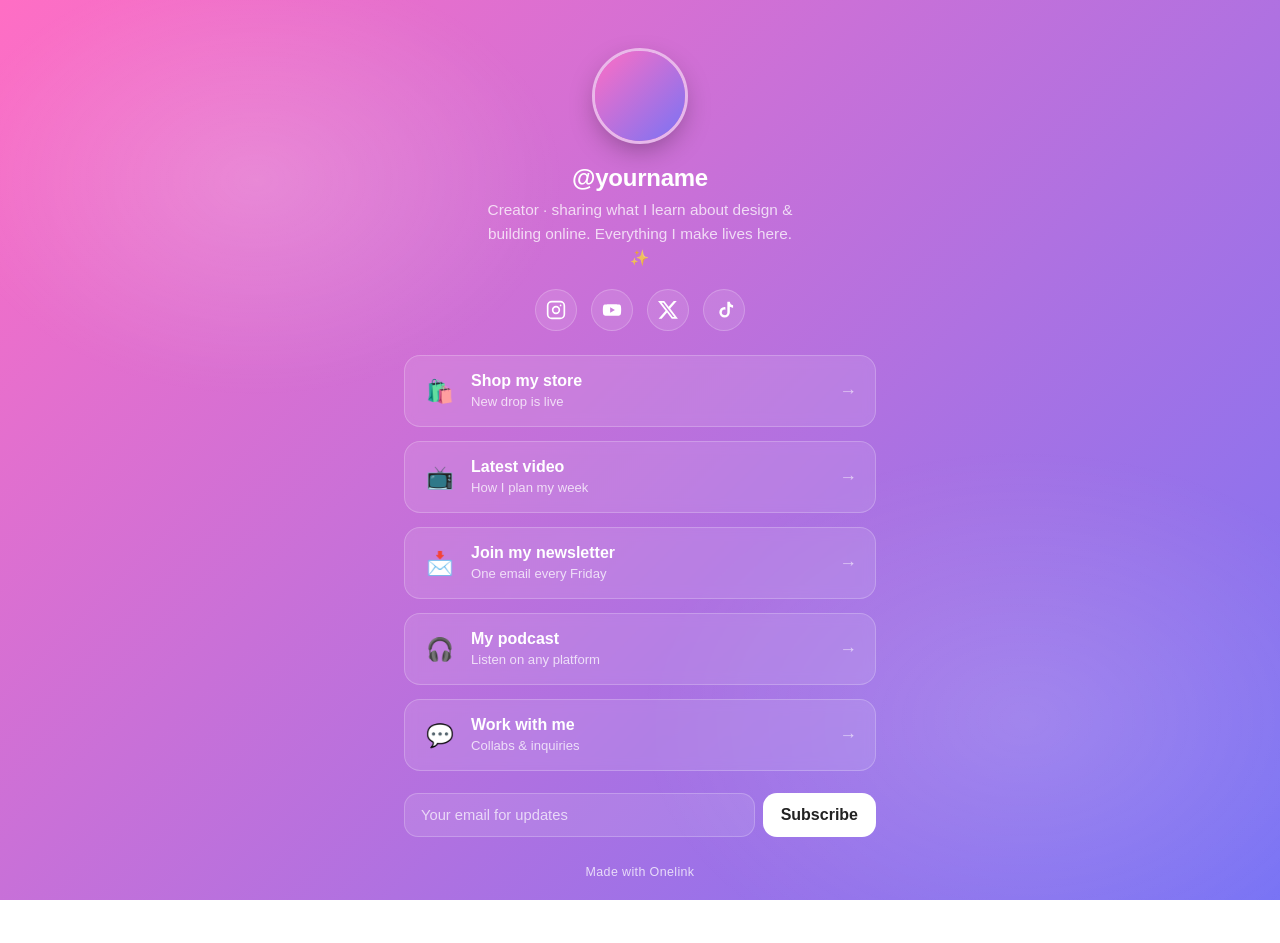
<file: templates/onelink-bio/index.html>
<!DOCTYPE html>
<html lang="en">
<head>
  <meta charset="UTF-8" />
  <meta name="viewport" content="width=device-width, initial-scale=1.0" />
  <title>@yourname — all my links</title>
  <meta name="description" content="One link for everything I do." />
  <meta property="og:title" content="@yourname — all my links" />
  <link rel="icon" href="data:image/svg+xml,%3Csvg xmlns='http://www.w3.org/2000/svg' viewBox='0 0 32 32'%3E%3Cdefs%3E%3ClinearGradient id='g' x1='0' y1='0' x2='1' y2='1'%3E%3Cstop offset='0' stop-color='%23ff6ec4'/%3E%3Cstop offset='1' stop-color='%237873f5'/%3E%3C/linearGradient%3E%3C/defs%3E%3Ccircle cx='16' cy='16' r='16' fill='url(%23g)'/%3E%3C/svg%3E" />
  <link rel="stylesheet" href="assets/style.css" />
</head>
<body>
  <!-- Change the theme by editing --a1 / --a2 in assets/style.css -->
  <main class="card">
    <img class="avatar" src="data:image/svg+xml,%3Csvg xmlns='http://www.w3.org/2000/svg' viewBox='0 0 100 100'%3E%3Cdefs%3E%3ClinearGradient id='g' x1='0' y1='0' x2='1' y2='1'%3E%3Cstop offset='0' stop-color='%23ff6ec4'/%3E%3Cstop offset='1' stop-color='%237873f5'/%3E%3C/linearGradient%3E%3C/defs%3E%3Crect width='100' height='100' fill='url(%23g)'/%3E%3C/svg%3E" alt="Profile picture" />
    <h1>@yourname</h1>
    <p class="bio">Creator · sharing what I learn about design & building online. Everything I make lives here. ✨</p>

    <nav class="socials" aria-label="Social links">
      <a href="#" aria-label="Instagram" title="Instagram"><svg viewBox="0 0 24 24" fill="none" stroke="currentColor" stroke-width="2" stroke-linecap="round" stroke-linejoin="round"><rect x="2" y="2" width="20" height="20" rx="5"/><circle cx="12" cy="12" r="4"/><circle cx="17.5" cy="6.5" r="1" fill="currentColor" stroke="none"/></svg></a>
      <a href="#" aria-label="YouTube" title="YouTube"><svg viewBox="0 0 24 24" fill="currentColor"><path d="M23 12s0-3.2-.4-4.7a2.5 2.5 0 0 0-1.8-1.8C19.2 5 12 5 12 5s-7.2 0-8.8.5A2.5 2.5 0 0 0 1.4 7.3 26 26 0 0 0 1 12a26 26 0 0 0 .4 4.7 2.5 2.5 0 0 0 1.8 1.8C4.8 19 12 19 12 19s7.2 0 8.8-.5a2.5 2.5 0 0 0 1.8-1.8C23 15.2 23 12 23 12zM9.8 15.3V8.7l5.7 3.3z"/></svg></a>
      <a href="#" aria-label="X" title="X"><svg viewBox="0 0 24 24" fill="currentColor"><path d="M18.9 1.2h3.6l-7.9 9 9.3 12.3h-7.3l-5.7-7.5-6.5 7.5H.7l8.4-9.6L0 1.2h7.5l5.2 6.9zM17.6 20.3h2L6.5 3.2H4.4z"/></svg></a>
      <a href="#" aria-label="TikTok" title="TikTok"><svg viewBox="0 0 24 24" fill="currentColor"><path d="M16 2h3c.3 2.3 1.6 3.9 3.9 4.2v3c-1.5.1-2.8-.3-3.9-1v6.6a6.3 6.3 0 1 1-6.3-6.3c.3 0 .7 0 1 .1v3.1a3.3 3.3 0 1 0 2.3 3.1V2z"/></svg></a>
    </nav>

    <div class="links">
      <a class="link" href="#">
        <span class="link-ic">🛍️</span>
        <span class="link-txt"><b>Shop my store</b><small>New drop is live</small></span>
        <span class="link-arrow">→</span>
      </a>
      <a class="link" href="#">
        <span class="link-ic">📺</span>
        <span class="link-txt"><b>Latest video</b><small>How I plan my week</small></span>
        <span class="link-arrow">→</span>
      </a>
      <a class="link" href="#">
        <span class="link-ic">📩</span>
        <span class="link-txt"><b>Join my newsletter</b><small>One email every Friday</small></span>
        <span class="link-arrow">→</span>
      </a>
      <a class="link" href="#">
        <span class="link-ic">🎧</span>
        <span class="link-txt"><b>My podcast</b><small>Listen on any platform</small></span>
        <span class="link-arrow">→</span>
      </a>
      <a class="link" href="#">
        <span class="link-ic">💬</span>
        <span class="link-txt"><b>Work with me</b><small>Collabs & inquiries</small></span>
        <span class="link-arrow">→</span>
      </a>
    </div>

    <!-- Email capture (connect to your provider) -->
    <form class="signup" data-form>
      <input type="email" required placeholder="Your email for updates" aria-label="Email" />
      <button type="submit" aria-label="Subscribe">Subscribe</button>
    </form>
    <p class="ok" data-ok>Subscribed! Talk soon. 💌</p>

    <footer class="foot">Made with Onelink</footer>
  </main>

  <script src="assets/app.js"></script>
</body>
</html>
</file>
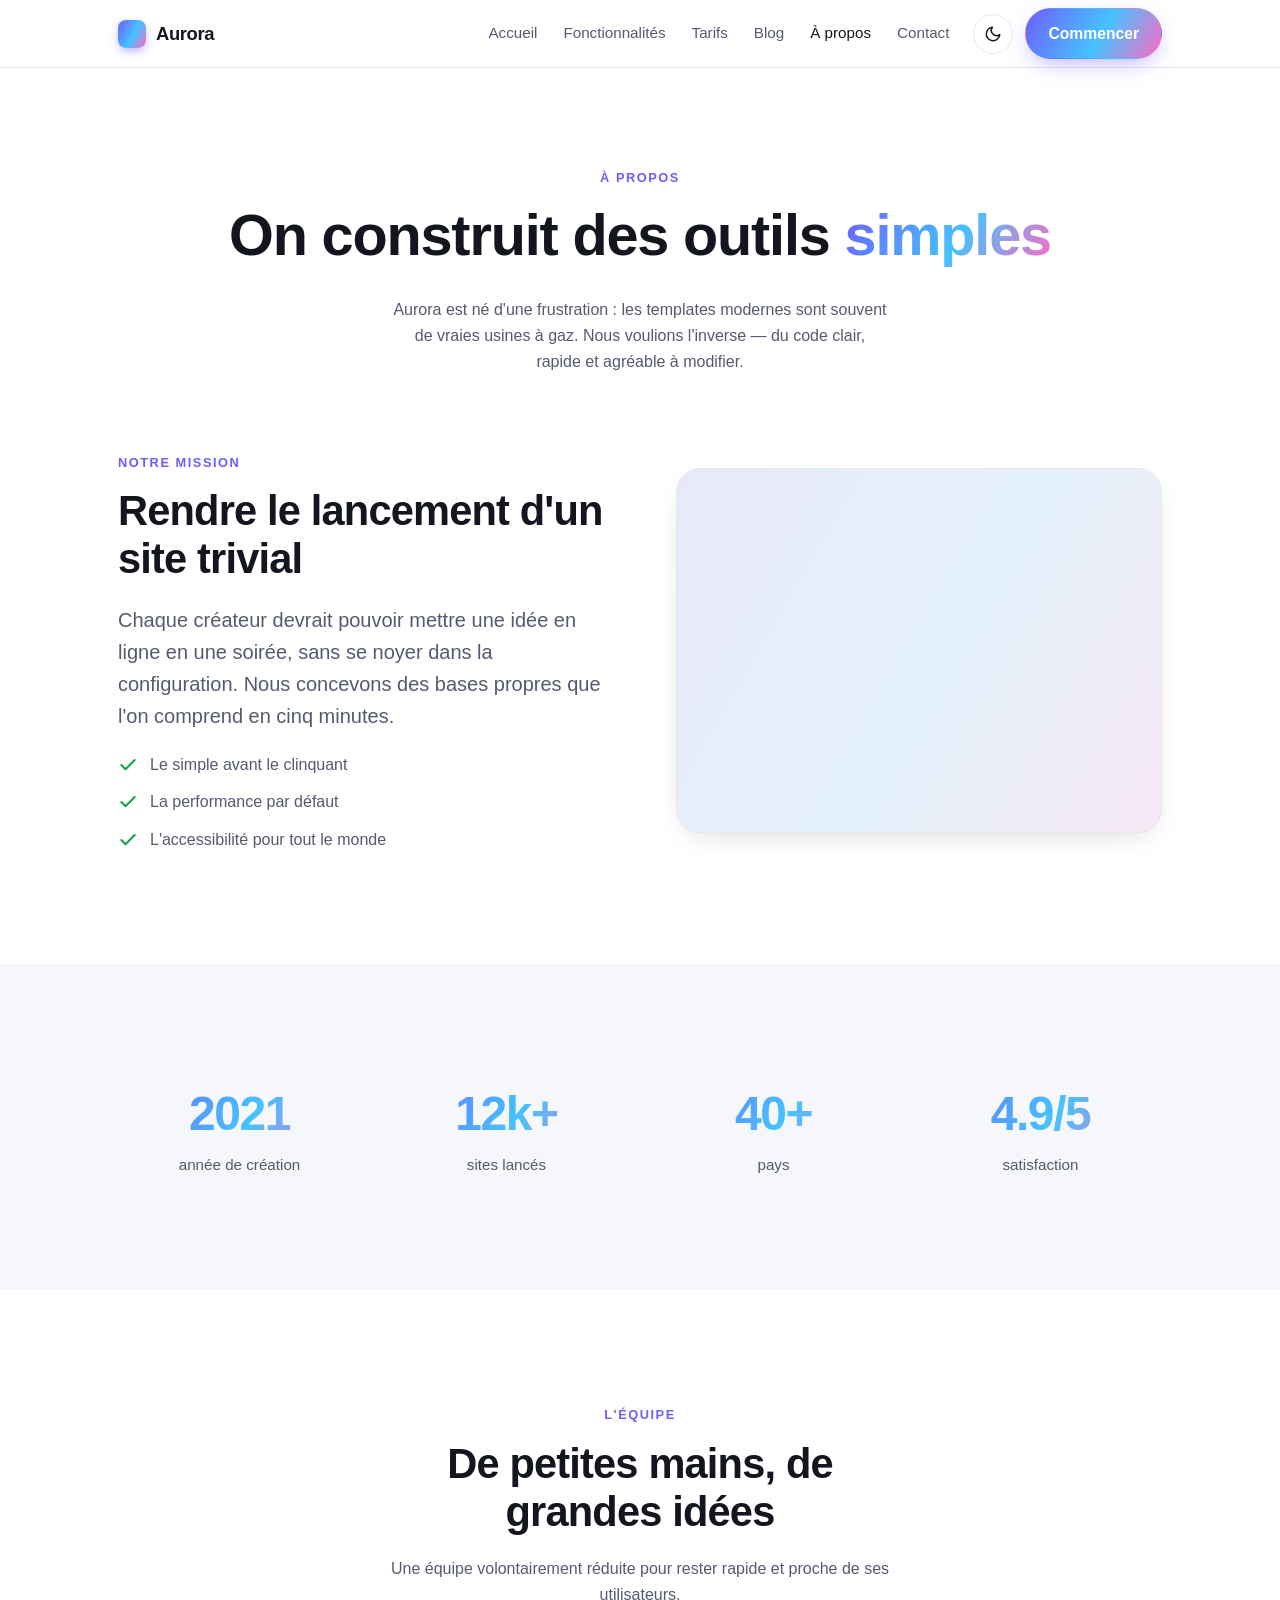
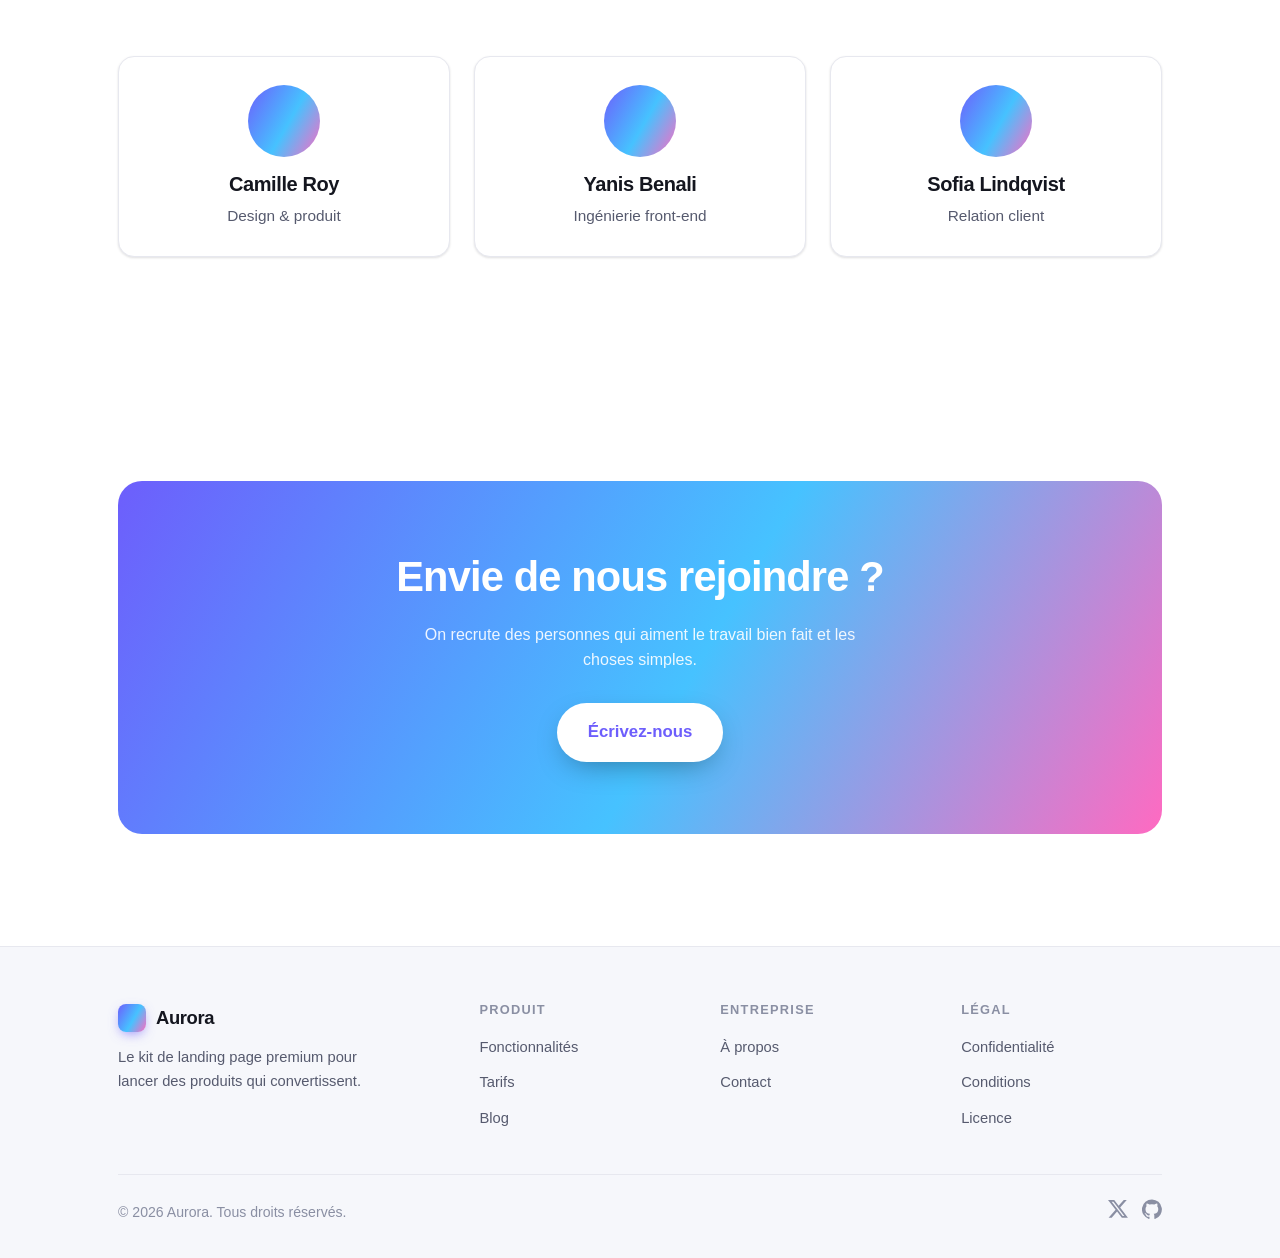
<file: about.html>
<!DOCTYPE html>
<html lang="fr">
<head>
  <meta charset="UTF-8" />
  <meta name="viewport" content="width=device-width, initial-scale=1.0" />
  <title>À propos — Aurora</title>
  <meta name="description" content="Notre histoire, notre mission et l'équipe derrière Aurora." />
  <link rel="icon" href="data:image/svg+xml,%3Csvg xmlns='http://www.w3.org/2000/svg' viewBox='0 0 32 32'%3E%3Cdefs%3E%3ClinearGradient id='g' x1='0' y1='0' x2='1' y2='1'%3E%3Cstop offset='0' stop-color='%236d5efc'/%3E%3Cstop offset='.55' stop-color='%2346c2ff'/%3E%3Cstop offset='1' stop-color='%23ff6ac1'/%3E%3C/linearGradient%3E%3C/defs%3E%3Crect width='32' height='32' rx='8' fill='url(%23g)'/%3E%3C/svg%3E" />
  <link rel="stylesheet" href="assets/css/styles.css" />
</head>
<body>
  <header class="nav">
    <div class="container nav-inner">
      <a class="brand" href="index.html"><span class="brand-mark" aria-hidden="true"></span> Aurora</a>
      <nav class="nav-links" aria-label="Navigation principale">
        <a href="index.html">Accueil</a>
        <a href="index.html#features">Fonctionnalités</a>
        <a href="pricing.html">Tarifs</a>
        <a href="blog.html">Blog</a>
        <a href="about.html" aria-current="page">À propos</a>
        <a href="contact.html">Contact</a>
      </nav>
      <div class="nav-actions">
        <button class="theme-toggle" data-theme-toggle aria-label="Changer de thème">
          <svg class="moon" width="18" height="18" viewBox="0 0 24 24" fill="none" stroke="currentColor" stroke-width="2" stroke-linecap="round" stroke-linejoin="round"><path d="M21 12.79A9 9 0 1 1 11.21 3 7 7 0 0 0 21 12.79z"/></svg>
          <svg class="sun" width="18" height="18" viewBox="0 0 24 24" fill="none" stroke="currentColor" stroke-width="2" stroke-linecap="round" stroke-linejoin="round"><circle cx="12" cy="12" r="4"/><path d="M12 2v2M12 20v2M4.9 4.9l1.4 1.4M17.7 17.7l1.4 1.4M2 12h2M20 12h2M4.9 19.1l1.4-1.4M17.7 6.3l1.4-1.4"/></svg>
        </button>
        <a class="btn btn-primary" href="pricing.html">Commencer</a>
        <button class="nav-toggle" aria-label="Ouvrir le menu" aria-expanded="false">
          <svg width="20" height="20" viewBox="0 0 24 24" fill="none" stroke="currentColor" stroke-width="2" stroke-linecap="round"><path d="M3 6h18M3 12h18M3 18h18"/></svg>
        </button>
      </div>
    </div>
  </header>

  <main>
    <div class="page-head">
      <div class="container">
        <span class="eyebrow">À propos</span>
        <h1>On construit des outils <span class="gradient-text">simples</span></h1>
        <p>Aurora est né d'une frustration : les templates modernes sont souvent de vraies usines à gaz. Nous voulions l'inverse — du code clair, rapide et agréable à modifier.</p>
      </div>
    </div>

    <section style="padding-top: 20px;">
      <div class="container">
        <div class="split reveal">
          <div>
            <span class="eyebrow">Notre mission</span>
            <h2>Rendre le lancement d'un site trivial</h2>
            <p class="lead">Chaque créateur devrait pouvoir mettre une idée en ligne en une soirée, sans se noyer dans la configuration. Nous concevons des bases propres que l'on comprend en cinq minutes.</p>
            <ul>
              <li><svg width="20" height="20" viewBox="0 0 24 24" fill="none" stroke="currentColor" stroke-width="2.5" stroke-linecap="round" stroke-linejoin="round"><path d="M20 6 9 17l-5-5"/></svg> Le simple avant le clinquant</li>
              <li><svg width="20" height="20" viewBox="0 0 24 24" fill="none" stroke="currentColor" stroke-width="2.5" stroke-linecap="round" stroke-linejoin="round"><path d="M20 6 9 17l-5-5"/></svg> La performance par défaut</li>
              <li><svg width="20" height="20" viewBox="0 0 24 24" fill="none" stroke="currentColor" stroke-width="2.5" stroke-linecap="round" stroke-linejoin="round"><path d="M20 6 9 17l-5-5"/></svg> L'accessibilité pour tout le monde</li>
            </ul>
          </div>
          <div class="visual" aria-hidden="true"></div>
        </div>
      </div>
    </section>

    <section class="section-soft">
      <div class="container">
        <div class="stats reveal">
          <div class="stat"><div class="num gradient-text">2021</div><div class="lbl">année de création</div></div>
          <div class="stat"><div class="num gradient-text">12k+</div><div class="lbl">sites lancés</div></div>
          <div class="stat"><div class="num gradient-text">40+</div><div class="lbl">pays</div></div>
          <div class="stat"><div class="num gradient-text">4.9/5</div><div class="lbl">satisfaction</div></div>
        </div>
      </div>
    </section>

    <section>
      <div class="container">
        <div class="section-head reveal">
          <span class="eyebrow">L'équipe</span>
          <h2>De petites mains, de grandes idées</h2>
          <p>Une équipe volontairement réduite pour rester rapide et proche de ses utilisateurs.</p>
        </div>
        <div class="grid grid-3">
          <article class="card reveal text-center">
            <span class="avatar" style="width:72px;height:72px;border-radius:999px;background:var(--gradient);margin:0 auto 16px;display:block;"></span>
            <h3>Camille Roy</h3><p>Design & produit</p>
          </article>
          <article class="card reveal text-center">
            <span class="avatar" style="width:72px;height:72px;border-radius:999px;background:var(--gradient);margin:0 auto 16px;display:block;"></span>
            <h3>Yanis Benali</h3><p>Ingénierie front-end</p>
          </article>
          <article class="card reveal text-center">
            <span class="avatar" style="width:72px;height:72px;border-radius:999px;background:var(--gradient);margin:0 auto 16px;display:block;"></span>
            <h3>Sofia Lindqvist</h3><p>Relation client</p>
          </article>
        </div>
      </div>
    </section>

    <section>
      <div class="container">
        <div class="cta-band reveal">
          <h2>Envie de nous rejoindre ?</h2>
          <p>On recrute des personnes qui aiment le travail bien fait et les choses simples.</p>
          <div class="hero-actions"><a class="btn btn-primary btn-lg" href="contact.html">Écrivez-nous</a></div>
        </div>
      </div>
    </section>
  </main>

  <footer class="footer">
    <div class="container">
      <div class="footer-grid">
        <div class="footer-brand">
          <a class="brand" href="index.html"><span class="brand-mark" aria-hidden="true"></span> Aurora</a>
          <p>Le kit de landing page premium pour lancer des produits qui convertissent.</p>
        </div>
        <div><h4>Produit</h4><ul><li><a href="index.html#features">Fonctionnalités</a></li><li><a href="pricing.html">Tarifs</a></li><li><a href="blog.html">Blog</a></li></ul></div>
        <div><h4>Entreprise</h4><ul><li><a href="about.html">À propos</a></li><li><a href="contact.html">Contact</a></li></ul></div>
        <div><h4>Légal</h4><ul><li><a href="#">Confidentialité</a></li><li><a href="#">Conditions</a></li><li><a href="#">Licence</a></li></ul></div>
      </div>
      <div class="footer-bottom">
        <span>© <span data-year>2026</span> Aurora. Tous droits réservés.</span>
        <div class="footer-social">
          <a href="#" aria-label="Twitter"><svg width="20" height="20" viewBox="0 0 24 24" fill="currentColor"><path d="M18.9 1.2h3.6l-7.9 9 9.3 12.3h-7.3l-5.7-7.5-6.5 7.5H.7l8.4-9.6L0 1.2h7.5l5.2 6.9zM17.6 20.3h2L6.5 3.2H4.4z"/></svg></a>
          <a href="#" aria-label="GitHub"><svg width="20" height="20" viewBox="0 0 24 24" fill="currentColor"><path d="M12 .5a12 12 0 0 0-3.8 23.4c.6.1.8-.3.8-.6v-2c-3.3.7-4-1.6-4-1.6-.6-1.4-1.3-1.8-1.3-1.8-1.1-.7 0-.7 0-.7 1.2.1 1.8 1.2 1.8 1.2 1 1.8 2.8 1.3 3.5 1 .1-.8.4-1.3.7-1.6-2.7-.3-5.5-1.3-5.5-5.9 0-1.3.5-2.4 1.2-3.2 0-.4-.5-1.6.2-3.2 0 0 1-.3 3.3 1.2a11.5 11.5 0 0 1 6 0c2.3-1.5 3.3-1.2 3.3-1.2.7 1.6.2 2.8.1 3.2.8.8 1.2 1.9 1.2 3.2 0 4.6-2.8 5.6-5.5 5.9.4.4.8 1.1.8 2.2v3.3c0 .3.2.7.8.6A12 12 0 0 0 12 .5z"/></svg></a>
        </div>
      </div>
    </div>
  </footer>

  <script src="assets/js/main.js"></script>
</body>
</html>
</file>
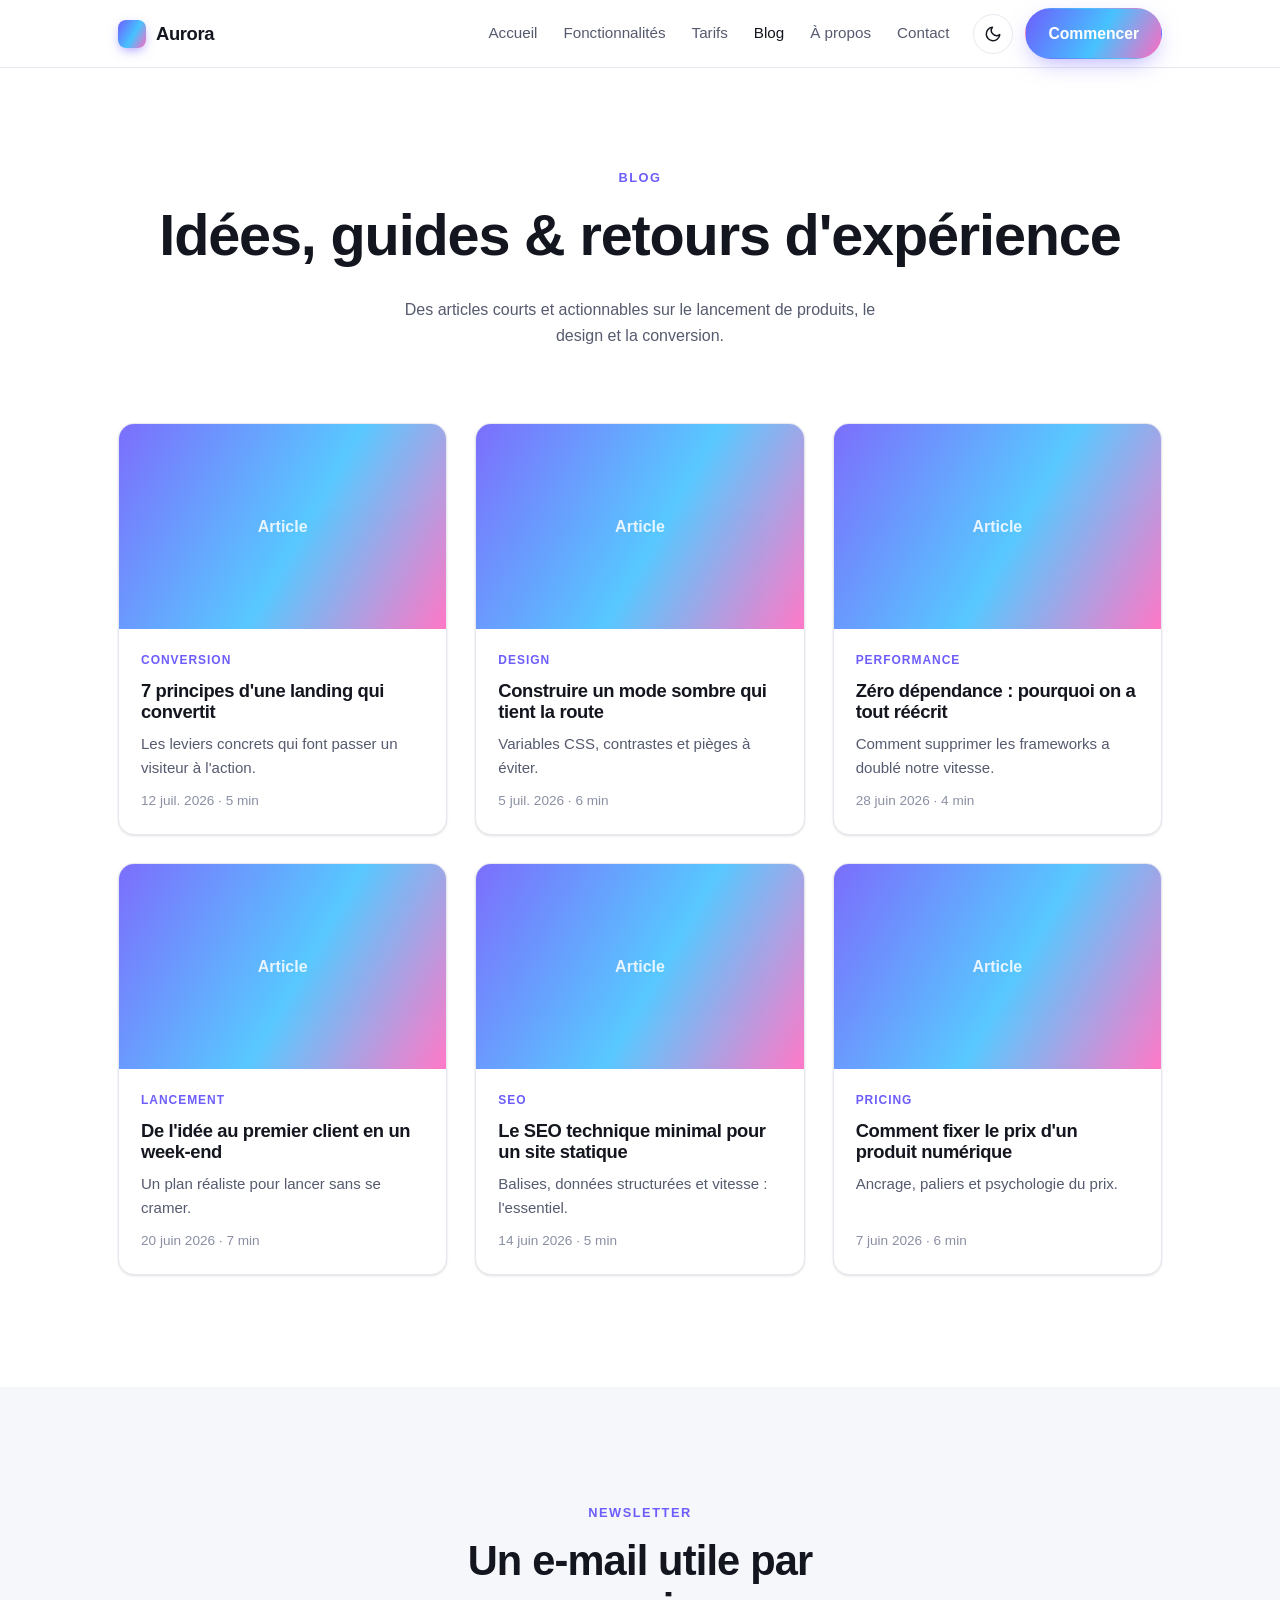
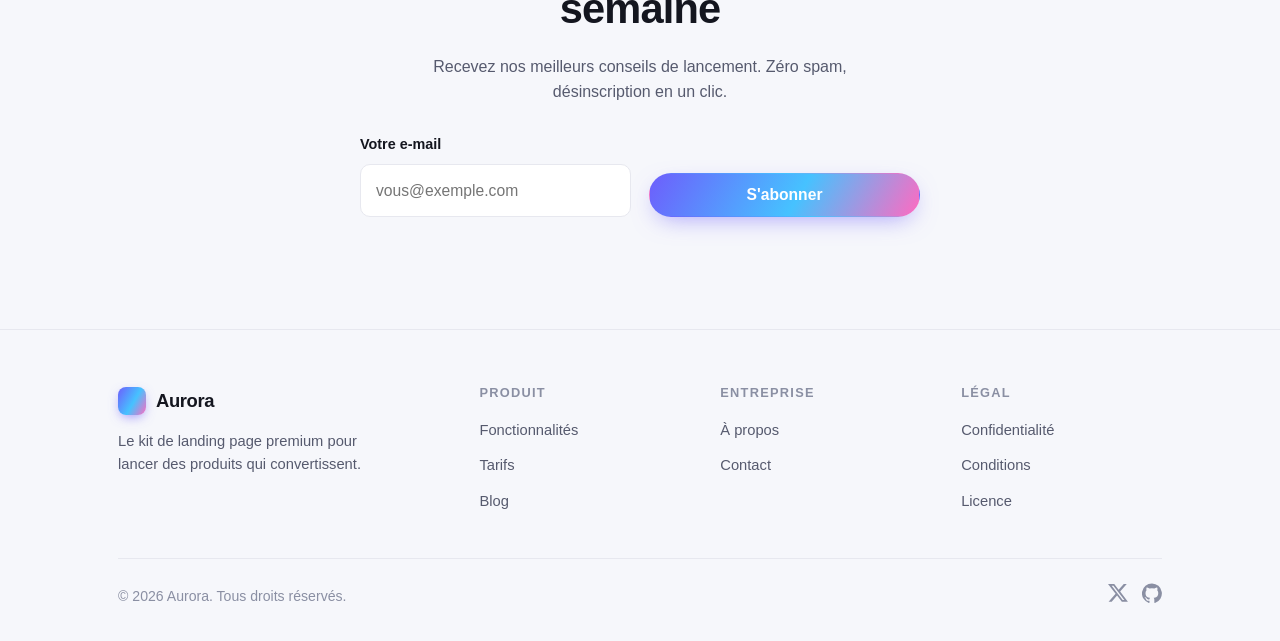
<file: blog.html>
<!DOCTYPE html>
<html lang="fr">
<head>
  <meta charset="UTF-8" />
  <meta name="viewport" content="width=device-width, initial-scale=1.0" />
  <title>Blog — Aurora</title>
  <meta name="description" content="Conseils sur le lancement de produits, le design et la conversion." />
  <link rel="icon" href="data:image/svg+xml,%3Csvg xmlns='http://www.w3.org/2000/svg' viewBox='0 0 32 32'%3E%3Cdefs%3E%3ClinearGradient id='g' x1='0' y1='0' x2='1' y2='1'%3E%3Cstop offset='0' stop-color='%236d5efc'/%3E%3Cstop offset='.55' stop-color='%2346c2ff'/%3E%3Cstop offset='1' stop-color='%23ff6ac1'/%3E%3C/linearGradient%3E%3C/defs%3E%3Crect width='32' height='32' rx='8' fill='url(%23g)'/%3E%3C/svg%3E" />
  <link rel="stylesheet" href="assets/css/styles.css" />
</head>
<body>
  <header class="nav">
    <div class="container nav-inner">
      <a class="brand" href="index.html"><span class="brand-mark" aria-hidden="true"></span> Aurora</a>
      <nav class="nav-links" aria-label="Navigation principale">
        <a href="index.html">Accueil</a>
        <a href="index.html#features">Fonctionnalités</a>
        <a href="pricing.html">Tarifs</a>
        <a href="blog.html" aria-current="page">Blog</a>
        <a href="about.html">À propos</a>
        <a href="contact.html">Contact</a>
      </nav>
      <div class="nav-actions">
        <button class="theme-toggle" data-theme-toggle aria-label="Changer de thème">
          <svg class="moon" width="18" height="18" viewBox="0 0 24 24" fill="none" stroke="currentColor" stroke-width="2" stroke-linecap="round" stroke-linejoin="round"><path d="M21 12.79A9 9 0 1 1 11.21 3 7 7 0 0 0 21 12.79z"/></svg>
          <svg class="sun" width="18" height="18" viewBox="0 0 24 24" fill="none" stroke="currentColor" stroke-width="2" stroke-linecap="round" stroke-linejoin="round"><circle cx="12" cy="12" r="4"/><path d="M12 2v2M12 20v2M4.9 4.9l1.4 1.4M17.7 17.7l1.4 1.4M2 12h2M20 12h2M4.9 19.1l1.4-1.4M17.7 6.3l1.4-1.4"/></svg>
        </button>
        <a class="btn btn-primary" href="pricing.html">Commencer</a>
        <button class="nav-toggle" aria-label="Ouvrir le menu" aria-expanded="false">
          <svg width="20" height="20" viewBox="0 0 24 24" fill="none" stroke="currentColor" stroke-width="2" stroke-linecap="round"><path d="M3 6h18M3 12h18M3 18h18"/></svg>
        </button>
      </div>
    </div>
  </header>

  <main>
    <div class="page-head">
      <div class="container">
        <span class="eyebrow">Blog</span>
        <h1>Idées, guides & retours d'expérience</h1>
        <p>Des articles courts et actionnables sur le lancement de produits, le design et la conversion.</p>
      </div>
    </div>

    <section style="padding-top: 20px;">
      <div class="container">
        <div class="post-grid">
          <article class="post reveal">
            <div class="thumb"><span>Article</span></div>
            <div class="body">
              <span class="tag">Conversion</span>
              <h3><a href="#">7 principes d'une landing qui convertit</a></h3>
              <p style="color:var(--text-soft);font-size:.94rem;margin:0;">Les leviers concrets qui font passer un visiteur à l'action.</p>
              <div class="meta">12 juil. 2026 · 5 min</div>
            </div>
          </article>
          <article class="post reveal">
            <div class="thumb"><span>Article</span></div>
            <div class="body">
              <span class="tag">Design</span>
              <h3><a href="#">Construire un mode sombre qui tient la route</a></h3>
              <p style="color:var(--text-soft);font-size:.94rem;margin:0;">Variables CSS, contrastes et pièges à éviter.</p>
              <div class="meta">5 juil. 2026 · 6 min</div>
            </div>
          </article>
          <article class="post reveal">
            <div class="thumb"><span>Article</span></div>
            <div class="body">
              <span class="tag">Performance</span>
              <h3><a href="#">Zéro dépendance : pourquoi on a tout réécrit</a></h3>
              <p style="color:var(--text-soft);font-size:.94rem;margin:0;">Comment supprimer les frameworks a doublé notre vitesse.</p>
              <div class="meta">28 juin 2026 · 4 min</div>
            </div>
          </article>
          <article class="post reveal">
            <div class="thumb"><span>Article</span></div>
            <div class="body">
              <span class="tag">Lancement</span>
              <h3><a href="#">De l'idée au premier client en un week-end</a></h3>
              <p style="color:var(--text-soft);font-size:.94rem;margin:0;">Un plan réaliste pour lancer sans se cramer.</p>
              <div class="meta">20 juin 2026 · 7 min</div>
            </div>
          </article>
          <article class="post reveal">
            <div class="thumb"><span>Article</span></div>
            <div class="body">
              <span class="tag">SEO</span>
              <h3><a href="#">Le SEO technique minimal pour un site statique</a></h3>
              <p style="color:var(--text-soft);font-size:.94rem;margin:0;">Balises, données structurées et vitesse : l'essentiel.</p>
              <div class="meta">14 juin 2026 · 5 min</div>
            </div>
          </article>
          <article class="post reveal">
            <div class="thumb"><span>Article</span></div>
            <div class="body">
              <span class="tag">Pricing</span>
              <h3><a href="#">Comment fixer le prix d'un produit numérique</a></h3>
              <p style="color:var(--text-soft);font-size:.94rem;margin:0;">Ancrage, paliers et psychologie du prix.</p>
              <div class="meta">7 juin 2026 · 6 min</div>
            </div>
          </article>
        </div>
      </div>
    </section>

    <section class="section-soft">
      <div class="container">
        <div class="section-head reveal" style="margin-bottom:28px;">
          <span class="eyebrow">Newsletter</span>
          <h2>Un e-mail utile par semaine</h2>
          <p>Recevez nos meilleurs conseils de lancement. Zéro spam, désinscription en un clic.</p>
        </div>
        <form class="form" data-demo-form novalidate>
          <div class="form-row">
            <div class="field"><label for="nl-email">Votre e-mail</label><input id="nl-email" type="email" required placeholder="vous@exemple.com" /></div>
            <div class="field" style="align-self:end;"><button class="btn btn-primary" type="submit">S'abonner</button></div>
          </div>
          <div class="form-success">Merci ! Vérifiez votre boîte mail pour confirmer.</div>
        </form>
      </div>
    </section>
  </main>

  <footer class="footer">
    <div class="container">
      <div class="footer-grid">
        <div class="footer-brand">
          <a class="brand" href="index.html"><span class="brand-mark" aria-hidden="true"></span> Aurora</a>
          <p>Le kit de landing page premium pour lancer des produits qui convertissent.</p>
        </div>
        <div><h4>Produit</h4><ul><li><a href="index.html#features">Fonctionnalités</a></li><li><a href="pricing.html">Tarifs</a></li><li><a href="blog.html">Blog</a></li></ul></div>
        <div><h4>Entreprise</h4><ul><li><a href="about.html">À propos</a></li><li><a href="contact.html">Contact</a></li></ul></div>
        <div><h4>Légal</h4><ul><li><a href="#">Confidentialité</a></li><li><a href="#">Conditions</a></li><li><a href="#">Licence</a></li></ul></div>
      </div>
      <div class="footer-bottom">
        <span>© <span data-year>2026</span> Aurora. Tous droits réservés.</span>
        <div class="footer-social">
          <a href="#" aria-label="Twitter"><svg width="20" height="20" viewBox="0 0 24 24" fill="currentColor"><path d="M18.9 1.2h3.6l-7.9 9 9.3 12.3h-7.3l-5.7-7.5-6.5 7.5H.7l8.4-9.6L0 1.2h7.5l5.2 6.9zM17.6 20.3h2L6.5 3.2H4.4z"/></svg></a>
          <a href="#" aria-label="GitHub"><svg width="20" height="20" viewBox="0 0 24 24" fill="currentColor"><path d="M12 .5a12 12 0 0 0-3.8 23.4c.6.1.8-.3.8-.6v-2c-3.3.7-4-1.6-4-1.6-.6-1.4-1.3-1.8-1.3-1.8-1.1-.7 0-.7 0-.7 1.2.1 1.8 1.2 1.8 1.2 1 1.8 2.8 1.3 3.5 1 .1-.8.4-1.3.7-1.6-2.7-.3-5.5-1.3-5.5-5.9 0-1.3.5-2.4 1.2-3.2 0-.4-.5-1.6.2-3.2 0 0 1-.3 3.3 1.2a11.5 11.5 0 0 1 6 0c2.3-1.5 3.3-1.2 3.3-1.2.7 1.6.2 2.8.1 3.2.8.8 1.2 1.9 1.2 3.2 0 4.6-2.8 5.6-5.5 5.9.4.4.8 1.1.8 2.2v3.3c0 .3.2.7.8.6A12 12 0 0 0 12 .5z"/></svg></a>
        </div>
      </div>
    </div>
  </footer>

  <script src="assets/js/main.js"></script>
</body>
</html>
</file>
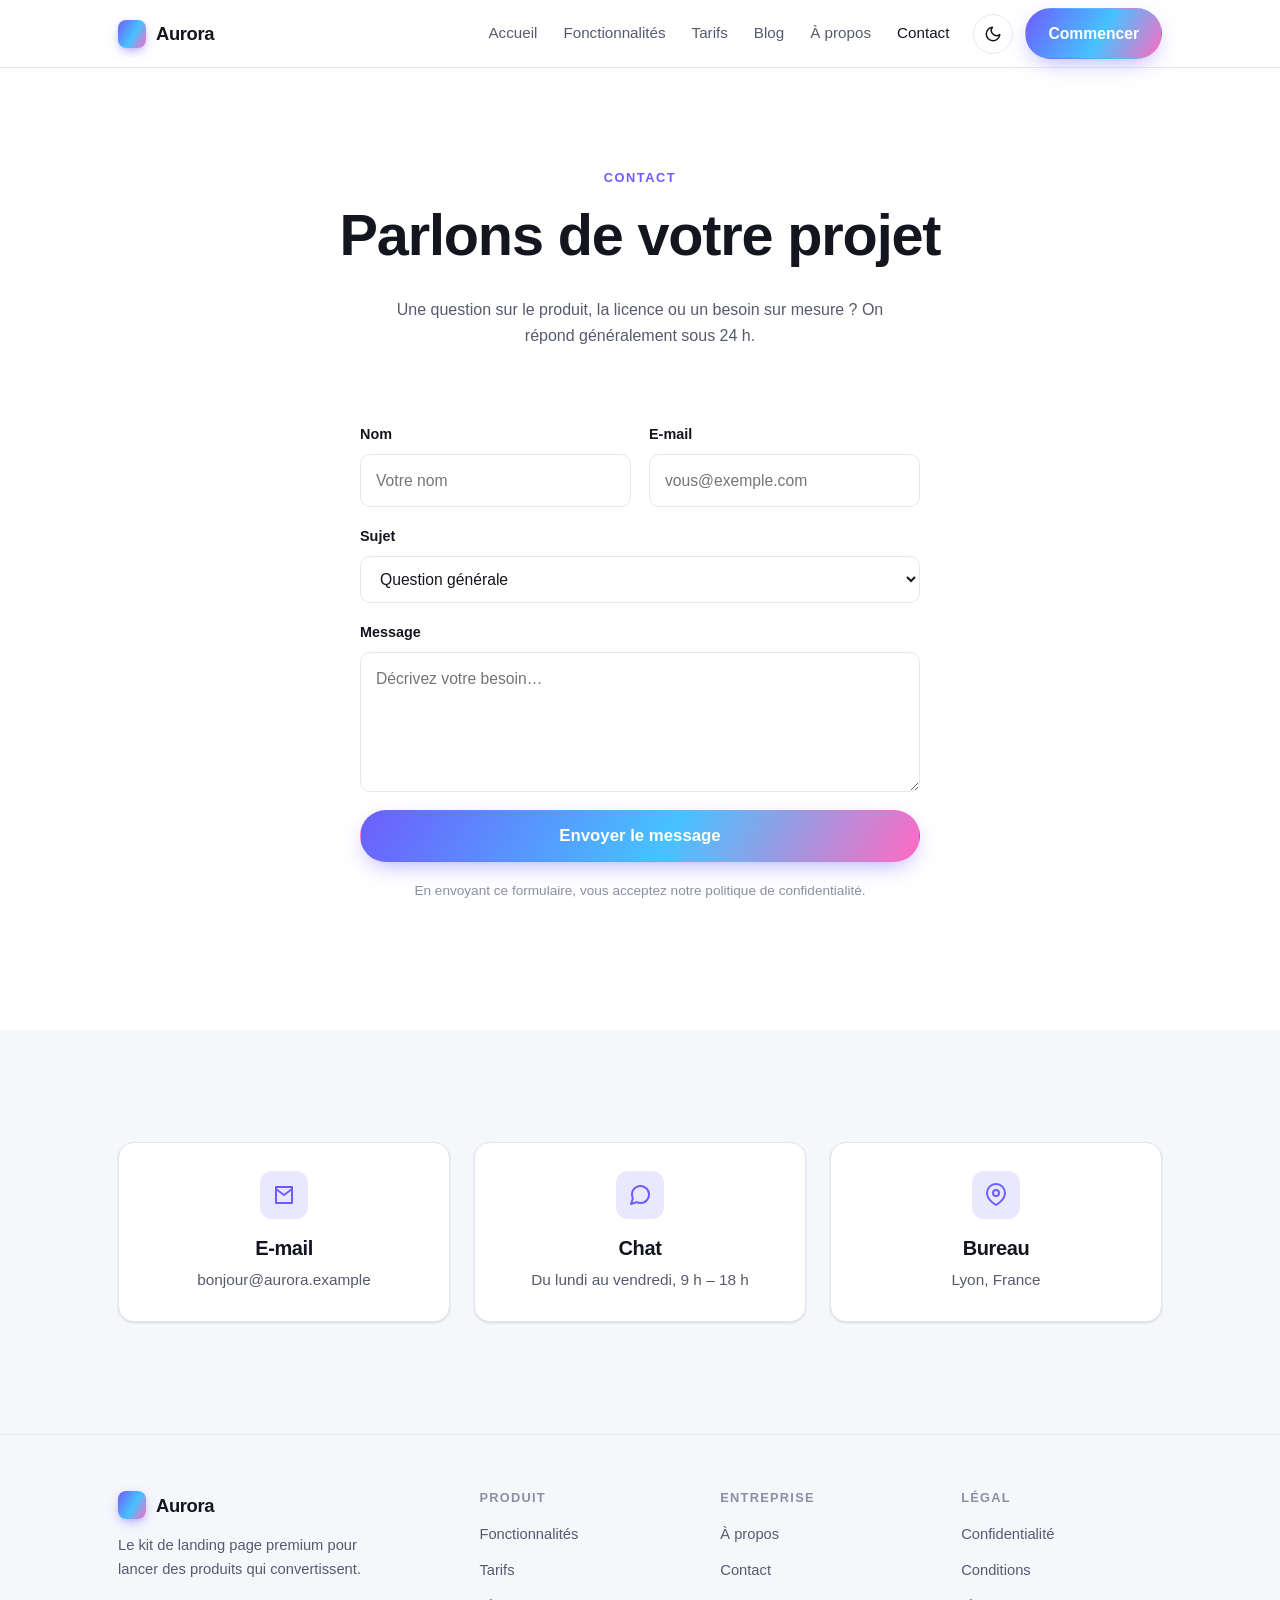
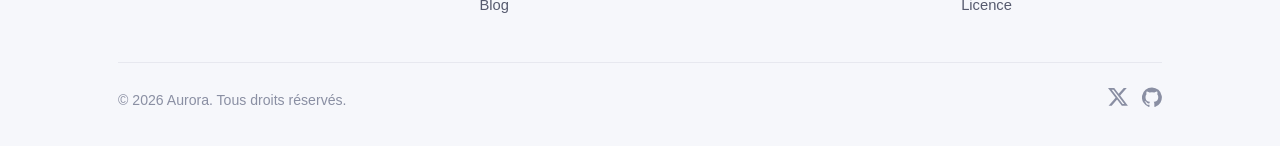
<file: contact.html>
<!DOCTYPE html>
<html lang="fr">
<head>
  <meta charset="UTF-8" />
  <meta name="viewport" content="width=device-width, initial-scale=1.0" />
  <title>Contact — Aurora</title>
  <meta name="description" content="Une question ? Écrivez-nous, on répond vite." />
  <link rel="icon" href="data:image/svg+xml,%3Csvg xmlns='http://www.w3.org/2000/svg' viewBox='0 0 32 32'%3E%3Cdefs%3E%3ClinearGradient id='g' x1='0' y1='0' x2='1' y2='1'%3E%3Cstop offset='0' stop-color='%236d5efc'/%3E%3Cstop offset='.55' stop-color='%2346c2ff'/%3E%3Cstop offset='1' stop-color='%23ff6ac1'/%3E%3C/linearGradient%3E%3C/defs%3E%3Crect width='32' height='32' rx='8' fill='url(%23g)'/%3E%3C/svg%3E" />
  <link rel="stylesheet" href="assets/css/styles.css" />
</head>
<body>
  <header class="nav">
    <div class="container nav-inner">
      <a class="brand" href="index.html"><span class="brand-mark" aria-hidden="true"></span> Aurora</a>
      <nav class="nav-links" aria-label="Navigation principale">
        <a href="index.html">Accueil</a>
        <a href="index.html#features">Fonctionnalités</a>
        <a href="pricing.html">Tarifs</a>
        <a href="blog.html">Blog</a>
        <a href="about.html">À propos</a>
        <a href="contact.html" aria-current="page">Contact</a>
      </nav>
      <div class="nav-actions">
        <button class="theme-toggle" data-theme-toggle aria-label="Changer de thème">
          <svg class="moon" width="18" height="18" viewBox="0 0 24 24" fill="none" stroke="currentColor" stroke-width="2" stroke-linecap="round" stroke-linejoin="round"><path d="M21 12.79A9 9 0 1 1 11.21 3 7 7 0 0 0 21 12.79z"/></svg>
          <svg class="sun" width="18" height="18" viewBox="0 0 24 24" fill="none" stroke="currentColor" stroke-width="2" stroke-linecap="round" stroke-linejoin="round"><circle cx="12" cy="12" r="4"/><path d="M12 2v2M12 20v2M4.9 4.9l1.4 1.4M17.7 17.7l1.4 1.4M2 12h2M20 12h2M4.9 19.1l1.4-1.4M17.7 6.3l1.4-1.4"/></svg>
        </button>
        <a class="btn btn-primary" href="pricing.html">Commencer</a>
        <button class="nav-toggle" aria-label="Ouvrir le menu" aria-expanded="false">
          <svg width="20" height="20" viewBox="0 0 24 24" fill="none" stroke="currentColor" stroke-width="2" stroke-linecap="round"><path d="M3 6h18M3 12h18M3 18h18"/></svg>
        </button>
      </div>
    </div>
  </header>

  <main>
    <div class="page-head">
      <div class="container">
        <span class="eyebrow">Contact</span>
        <h1>Parlons de votre projet</h1>
        <p>Une question sur le produit, la licence ou un besoin sur mesure ? On répond généralement sous 24 h.</p>
      </div>
    </div>

    <section style="padding-top: 20px;">
      <div class="container">
        <form class="form" data-demo-form novalidate>
          <div class="form-row">
            <div class="field"><label for="c-name">Nom</label><input id="c-name" type="text" required placeholder="Votre nom" /></div>
            <div class="field"><label for="c-email">E-mail</label><input id="c-email" type="email" required placeholder="vous@exemple.com" /></div>
          </div>
          <div class="field">
            <label for="c-subject">Sujet</label>
            <select id="c-subject">
              <option>Question générale</option>
              <option>Support technique</option>
              <option>Licence & facturation</option>
              <option>Projet sur mesure</option>
            </select>
          </div>
          <div class="field"><label for="c-message">Message</label><textarea id="c-message" required placeholder="Décrivez votre besoin…"></textarea></div>
          <button class="btn btn-primary btn-lg" type="submit">Envoyer le message</button>
          <div class="form-success">Message envoyé ! Nous revenons vers vous très vite.</div>
          <p class="form-note">En envoyant ce formulaire, vous acceptez notre politique de confidentialité.</p>
        </form>
      </div>
    </section>

    <section class="section-soft">
      <div class="container">
        <div class="grid grid-3">
          <article class="card reveal text-center">
            <div class="ic mx-auto"><svg width="24" height="24" viewBox="0 0 24 24" fill="none" stroke="currentColor" stroke-width="2" stroke-linecap="round" stroke-linejoin="round"><path d="M4 4h16v16H4z"/><path d="m4 6 8 6 8-6"/></svg></div>
            <h3>E-mail</h3><p>bonjour@aurora.example</p>
          </article>
          <article class="card reveal text-center">
            <div class="ic mx-auto"><svg width="24" height="24" viewBox="0 0 24 24" fill="none" stroke="currentColor" stroke-width="2" stroke-linecap="round" stroke-linejoin="round"><path d="M21 11.5a8.4 8.4 0 0 1-.9 3.8 8.5 8.5 0 0 1-7.6 4.7 8.4 8.4 0 0 1-3.8-.9L3 21l1.9-5.7a8.4 8.4 0 0 1-.9-3.8 8.5 8.5 0 0 1 4.7-7.6 8.4 8.4 0 0 1 3.8-.9h.5a8.5 8.5 0 0 1 8 8v.5z"/></svg></div>
            <h3>Chat</h3><p>Du lundi au vendredi, 9 h – 18 h</p>
          </article>
          <article class="card reveal text-center">
            <div class="ic mx-auto"><svg width="24" height="24" viewBox="0 0 24 24" fill="none" stroke="currentColor" stroke-width="2" stroke-linecap="round" stroke-linejoin="round"><path d="M21 10c0 7-9 12-9 12s-9-5-9-12a9 9 0 0 1 18 0z"/><circle cx="12" cy="10" r="3"/></svg></div>
            <h3>Bureau</h3><p>Lyon, France</p>
          </article>
        </div>
      </div>
    </section>
  </main>

  <footer class="footer">
    <div class="container">
      <div class="footer-grid">
        <div class="footer-brand">
          <a class="brand" href="index.html"><span class="brand-mark" aria-hidden="true"></span> Aurora</a>
          <p>Le kit de landing page premium pour lancer des produits qui convertissent.</p>
        </div>
        <div><h4>Produit</h4><ul><li><a href="index.html#features">Fonctionnalités</a></li><li><a href="pricing.html">Tarifs</a></li><li><a href="blog.html">Blog</a></li></ul></div>
        <div><h4>Entreprise</h4><ul><li><a href="about.html">À propos</a></li><li><a href="contact.html">Contact</a></li></ul></div>
        <div><h4>Légal</h4><ul><li><a href="#">Confidentialité</a></li><li><a href="#">Conditions</a></li><li><a href="#">Licence</a></li></ul></div>
      </div>
      <div class="footer-bottom">
        <span>© <span data-year>2026</span> Aurora. Tous droits réservés.</span>
        <div class="footer-social">
          <a href="#" aria-label="Twitter"><svg width="20" height="20" viewBox="0 0 24 24" fill="currentColor"><path d="M18.9 1.2h3.6l-7.9 9 9.3 12.3h-7.3l-5.7-7.5-6.5 7.5H.7l8.4-9.6L0 1.2h7.5l5.2 6.9zM17.6 20.3h2L6.5 3.2H4.4z"/></svg></a>
          <a href="#" aria-label="GitHub"><svg width="20" height="20" viewBox="0 0 24 24" fill="currentColor"><path d="M12 .5a12 12 0 0 0-3.8 23.4c.6.1.8-.3.8-.6v-2c-3.3.7-4-1.6-4-1.6-.6-1.4-1.3-1.8-1.3-1.8-1.1-.7 0-.7 0-.7 1.2.1 1.8 1.2 1.8 1.2 1 1.8 2.8 1.3 3.5 1 .1-.8.4-1.3.7-1.6-2.7-.3-5.5-1.3-5.5-5.9 0-1.3.5-2.4 1.2-3.2 0-.4-.5-1.6.2-3.2 0 0 1-.3 3.3 1.2a11.5 11.5 0 0 1 6 0c2.3-1.5 3.3-1.2 3.3-1.2.7 1.6.2 2.8.1 3.2.8.8 1.2 1.9 1.2 3.2 0 4.6-2.8 5.6-5.5 5.9.4.4.8 1.1.8 2.2v3.3c0 .3.2.7.8.6A12 12 0 0 0 12 .5z"/></svg></a>
        </div>
      </div>
    </div>
  </footer>

  <script src="assets/js/main.js"></script>
</body>
</html>
</file>
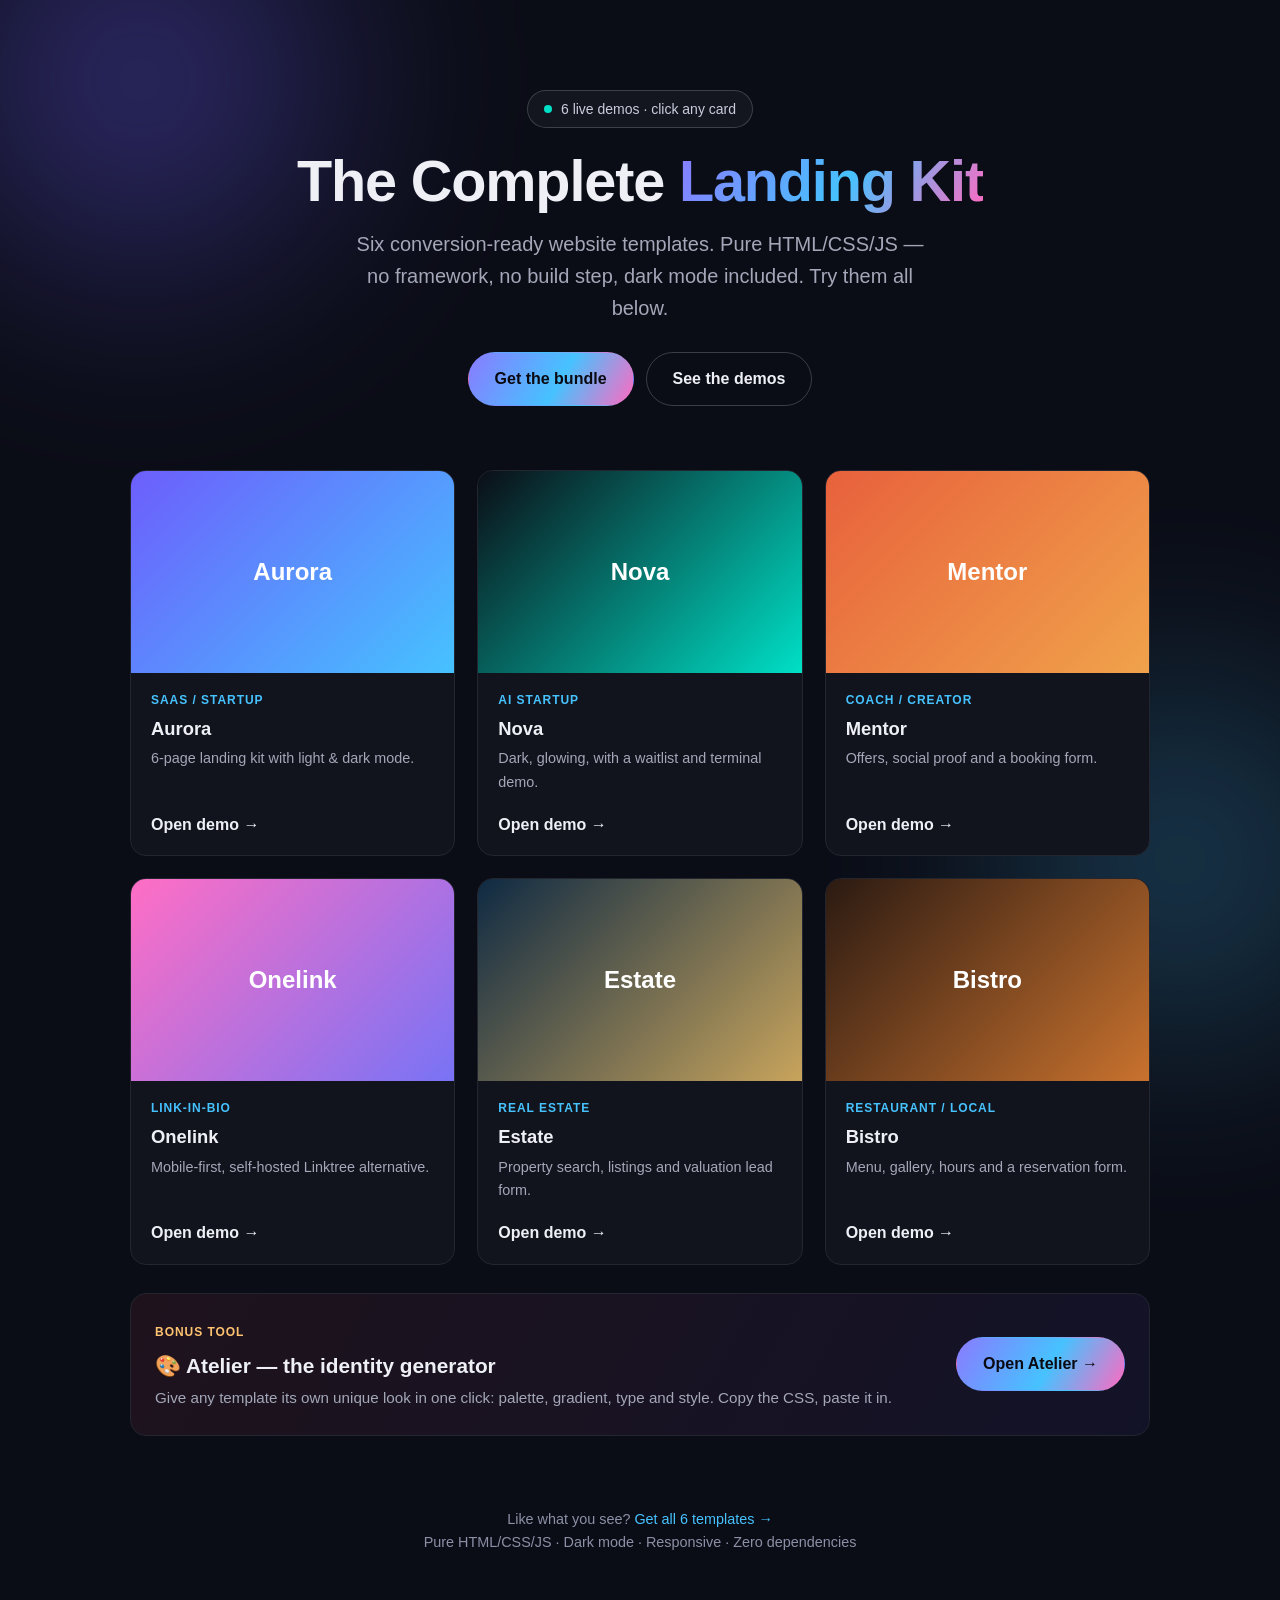
<file: demos.html>
<!DOCTYPE html>
<html lang="en">
<head>
  <meta charset="UTF-8" />
  <meta name="viewport" content="width=device-width, initial-scale=1.0" />
  <title>Live demos — The Complete Landing Kit</title>
  <meta name="description" content="Try all 6 premium landing page templates live. Pure HTML/CSS/JS, dark mode, zero dependencies." />
  <link rel="canonical" href="https://haynbroit-alt.github.io/Agent-/demos.html" />
  <meta property="og:type" content="website" />
  <meta property="og:title" content="The Complete Landing Kit — 6 live template demos" />
  <meta property="og:description" content="6 conversion-ready website templates. Pure HTML/CSS/JS, dark mode, zero dependencies. Try them live." />
  <meta property="og:url" content="https://haynbroit-alt.github.io/Agent-/demos.html" />
  <meta property="og:image" content="https://haynbroit-alt.github.io/Agent-/og.png" />
  <meta name="twitter:card" content="summary_large_image" />
  <meta name="twitter:title" content="The Complete Landing Kit — 6 live template demos" />
  <meta name="twitter:description" content="6 conversion-ready templates. No framework, no build step. Try them live." />
  <meta name="twitter:image" content="https://haynbroit-alt.github.io/Agent-/og.png" />
  <link rel="icon" href="data:image/svg+xml,%3Csvg xmlns='http://www.w3.org/2000/svg' viewBox='0 0 32 32'%3E%3Cdefs%3E%3ClinearGradient id='g' x1='0' y1='0' x2='1' y2='1'%3E%3Cstop offset='0' stop-color='%236d5efc'/%3E%3Cstop offset='.55' stop-color='%2346c2ff'/%3E%3Cstop offset='1' stop-color='%23ff6ac1'/%3E%3C/linearGradient%3E%3C/defs%3E%3Crect width='32' height='32' rx='8' fill='url(%23g)'/%3E%3C/svg%3E" />
  <style>
    :root{--grad:linear-gradient(120deg,#8a7bff,#46c2ff 55%,#ff6ac1)}
    *{box-sizing:border-box;margin:0}
    body{font-family:-apple-system,BlinkMacSystemFont,"Segoe UI",Roboto,Helvetica,Arial,sans-serif;
      background:#0b0d16;color:#eef0f6;line-height:1.6;-webkit-font-smoothing:antialiased;overflow-x:hidden}
    a{color:inherit;text-decoration:none}
    .glow{position:fixed;border-radius:50%;filter:blur(100px);z-index:0;pointer-events:none}
    .g1{width:560px;height:560px;top:-200px;left:-140px;background:radial-gradient(circle,#6d5efc,transparent 70%);opacity:.5}
    .g2{width:520px;height:520px;bottom:-220px;right:-160px;background:radial-gradient(circle,#46c2ff,transparent 70%);opacity:.35}
    .wrap{position:relative;z-index:1;max-width:1100px;margin:0 auto;padding:clamp(40px,7vw,90px) clamp(20px,4vw,40px)}
    header{text-align:center;margin-bottom:clamp(40px,6vw,64px)}
    .badge{display:inline-flex;gap:9px;align-items:center;padding:7px 16px;border:1px solid rgba(255,255,255,.18);
      border-radius:999px;font-size:14px;color:#c8ccdd;background:rgba(255,255,255,.04);margin-bottom:22px}
    .dot{width:8px;height:8px;border-radius:50%;background:#00e0c6}
    h1{font-size:clamp(2.2rem,5.5vw,3.6rem);font-weight:800;letter-spacing:-.02em;line-height:1.08}
    .grad{background:var(--grad);-webkit-background-clip:text;background-clip:text;color:transparent}
    header p{margin-top:16px;font-size:clamp(1.05rem,2vw,1.25rem);color:#a3a7b8;max-width:52ch;margin-inline:auto}
    .btns{margin-top:28px;display:flex;gap:12px;justify-content:center;flex-wrap:wrap}
    .btn{display:inline-flex;align-items:center;justify-content:center;padding:13px 26px;border-radius:999px;
      font-weight:600;font-size:1rem;border:1px solid transparent;cursor:pointer}
    .btn-primary{background:var(--grad);color:#0a0a12}
    .btn-ghost{border-color:rgba(255,255,255,.2);color:#eef0f6}
    .grid{display:grid;grid-template-columns:repeat(3,1fr);gap:22px}
    .card{display:flex;flex-direction:column;background:#12141d;border:1px solid #23252f;border-radius:16px;
      overflow:hidden;transition:transform .2s,border-color .2s}
    .card:hover{transform:translateY(-4px);border-color:#46c2ff}
    .thumb{aspect-ratio:16/10;position:relative;display:grid;place-items:center;font-weight:800;font-size:1.5rem;color:#fff}
    .t1{background:linear-gradient(135deg,#6d5efc,#46c2ff)}
    .t2{background:linear-gradient(135deg,#0b0d16,#00e0c6)}
    .t3{background:linear-gradient(135deg,#e8613c,#f0a24b)}
    .t4{background:linear-gradient(135deg,#ff6ec4,#7873f5)}
    .t5{background:linear-gradient(135deg,#0f2a43,#c8a45c)}
    .t6{background:linear-gradient(135deg,#2b1a12,#c9722e)}
    .body{padding:18px 20px;display:flex;flex-direction:column;gap:4px;flex:1}
    .body .tag{font-size:12px;font-weight:700;letter-spacing:.08em;text-transform:uppercase;color:#46c2ff}
    .body h3{font-size:1.15rem}
    .body p{font-size:.9rem;color:#a3a7b8;margin:0 0 14px}
    .body .open{margin-top:auto;font-weight:600;color:#eef0f6;display:inline-flex;align-items:center;gap:6px}
    .card:hover .open{color:#46c2ff}
    footer{text-align:center;margin-top:clamp(48px,7vw,72px);color:#8b90a6;font-size:.9rem}
    footer a{color:#46c2ff}
    @media(max-width:820px){.grid{grid-template-columns:1fr 1fr}}
    @media(max-width:560px){.grid{grid-template-columns:1fr}}
  </style>
</head>
<body>
  <div class="glow g1"></div><div class="glow g2"></div>
  <div class="wrap">
    <header>
      <span class="badge"><span class="dot"></span> 6 live demos · click any card</span>
      <h1>The Complete <span class="grad">Landing Kit</span></h1>
      <p>Six conversion-ready website templates. Pure HTML/CSS/JS — no framework, no build step, dark mode included. Try them all below.</p>
      <div class="btns">
        <a class="btn btn-primary" href="https://haynbroit.gumroad.com/l/aoaxcn" target="_blank" rel="noopener">Get the bundle</a>
        <a class="btn btn-ghost" href="#demos">See the demos</a>
      </div>
    </header>

    <div class="grid" id="demos">
      <a class="card" href="index.html">
        <div class="thumb t1">Aurora</div>
        <div class="body"><span class="tag">SaaS / Startup</span><h3>Aurora</h3><p>6-page landing kit with light & dark mode.</p><span class="open">Open demo →</span></div>
      </a>
      <a class="card" href="templates/nova-ai/index.html">
        <div class="thumb t2">Nova</div>
        <div class="body"><span class="tag">AI Startup</span><h3>Nova</h3><p>Dark, glowing, with a waitlist and terminal demo.</p><span class="open">Open demo →</span></div>
      </a>
      <a class="card" href="templates/mentor-coach/index.html">
        <div class="thumb t3">Mentor</div>
        <div class="body"><span class="tag">Coach / Creator</span><h3>Mentor</h3><p>Offers, social proof and a booking form.</p><span class="open">Open demo →</span></div>
      </a>
      <a class="card" href="templates/onelink-bio/index.html">
        <div class="thumb t4">Onelink</div>
        <div class="body"><span class="tag">Link-in-bio</span><h3>Onelink</h3><p>Mobile-first, self-hosted Linktree alternative.</p><span class="open">Open demo →</span></div>
      </a>
      <a class="card" href="templates/estate-realty/index.html">
        <div class="thumb t5">Estate</div>
        <div class="body"><span class="tag">Real Estate</span><h3>Estate</h3><p>Property search, listings and valuation lead form.</p><span class="open">Open demo →</span></div>
      </a>
      <a class="card" href="templates/bistro-restaurant/index.html">
        <div class="thumb t6">Bistro</div>
        <div class="body"><span class="tag">Restaurant / Local</span><h3>Bistro</h3><p>Menu, gallery, hours and a reservation form.</p><span class="open">Open demo →</span></div>
      </a>
    </div>

    <div style="margin-top:28px;border:1px solid #23252f;border-radius:16px;padding:24px;display:flex;gap:20px;align-items:center;flex-wrap:wrap;background:linear-gradient(120deg,rgba(255,95,109,.08),rgba(109,94,252,.08))">
      <div style="flex:1;min-width:240px">
        <span style="font-size:12px;font-weight:700;letter-spacing:.08em;text-transform:uppercase;color:#ffc371">Bonus tool</span>
        <h3 style="font-size:1.3rem;margin:6px 0 4px">🎨 Atelier — the identity generator</h3>
        <p style="color:#a3a7b8;margin:0;font-size:.95rem">Give any template its own unique look in one click: palette, gradient, type and style. Copy the CSS, paste it in.</p>
      </div>
      <a class="btn btn-primary" href="atelier/index.html" style="white-space:nowrap">Open Atelier →</a>
    </div>

    <footer>
      Like what you see? <a href="https://haynbroit.gumroad.com/l/aoaxcn" target="_blank" rel="noopener">Get all 6 templates →</a><br>
      Pure HTML/CSS/JS · Dark mode · Responsive · Zero dependencies
    </footer>
  </div>
</body>
</html>
</file>
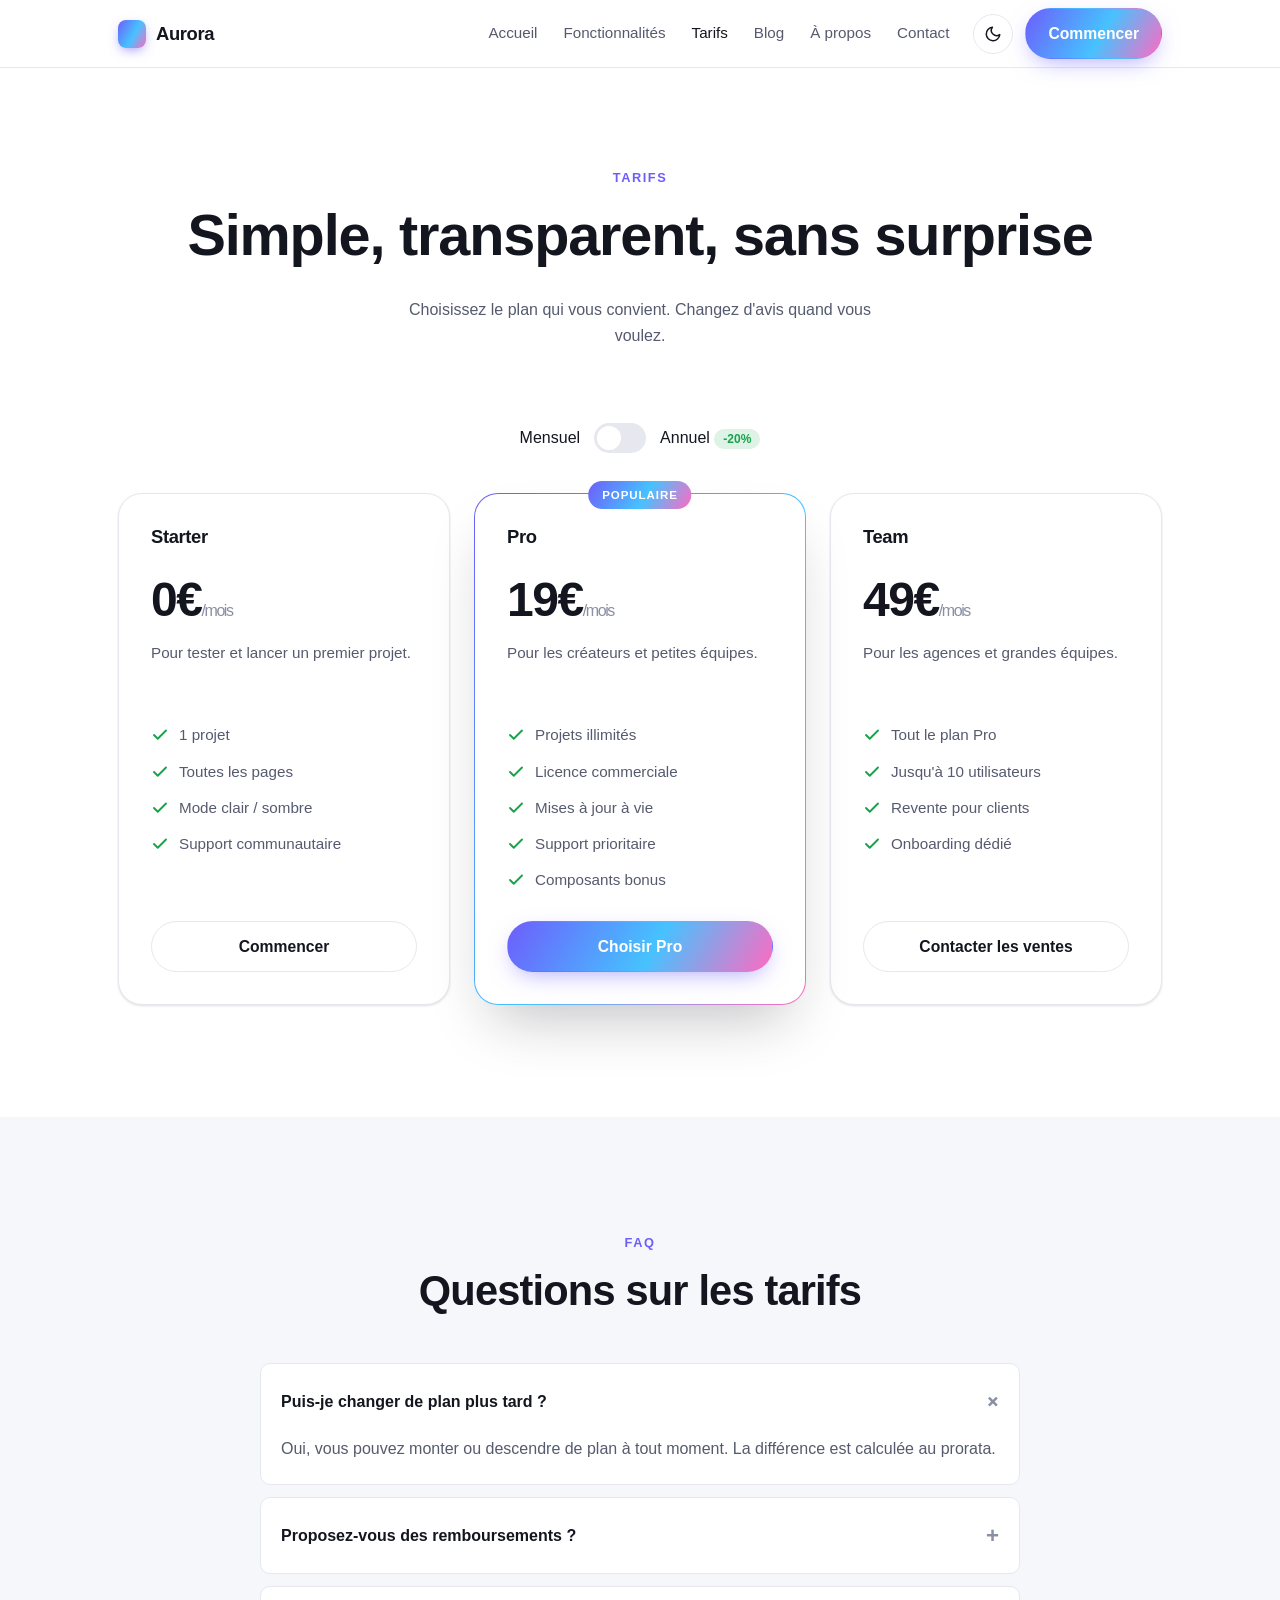
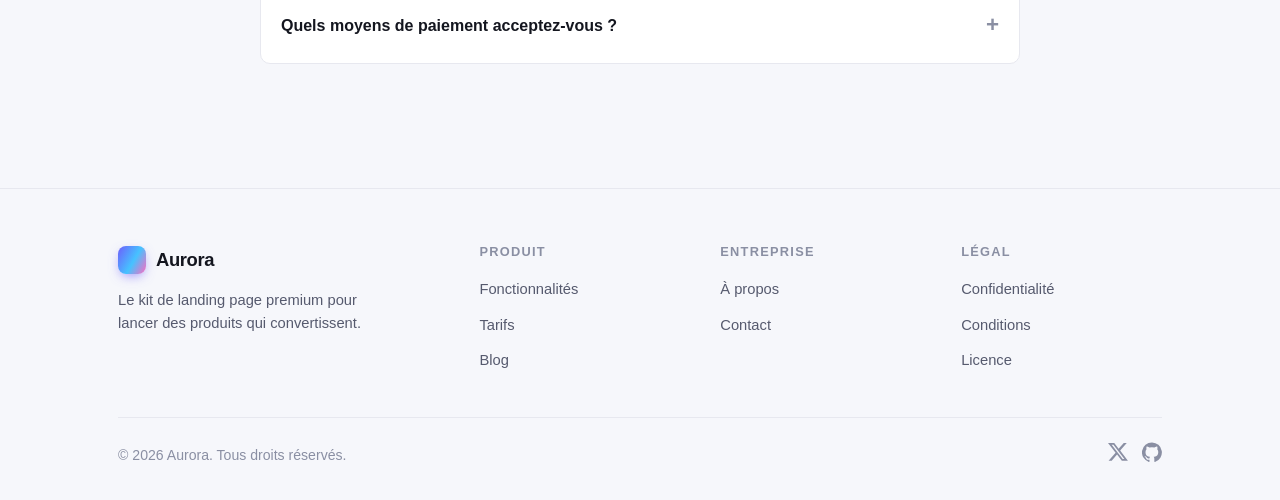
<file: pricing.html>
<!DOCTYPE html>
<html lang="fr">
<head>
  <meta charset="UTF-8" />
  <meta name="viewport" content="width=device-width, initial-scale=1.0" />
  <title>Tarifs — Aurora</title>
  <meta name="description" content="Des tarifs simples et transparents. Achat unique, licence à vie, mises à jour incluses." />
  <link rel="icon" href="data:image/svg+xml,%3Csvg xmlns='http://www.w3.org/2000/svg' viewBox='0 0 32 32'%3E%3Cdefs%3E%3ClinearGradient id='g' x1='0' y1='0' x2='1' y2='1'%3E%3Cstop offset='0' stop-color='%236d5efc'/%3E%3Cstop offset='.55' stop-color='%2346c2ff'/%3E%3Cstop offset='1' stop-color='%23ff6ac1'/%3E%3C/linearGradient%3E%3C/defs%3E%3Crect width='32' height='32' rx='8' fill='url(%23g)'/%3E%3C/svg%3E" />
  <link rel="stylesheet" href="assets/css/styles.css" />
</head>
<body>
  <header class="nav">
    <div class="container nav-inner">
      <a class="brand" href="index.html"><span class="brand-mark" aria-hidden="true"></span> Aurora</a>
      <nav class="nav-links" aria-label="Navigation principale">
        <a href="index.html">Accueil</a>
        <a href="index.html#features">Fonctionnalités</a>
        <a href="pricing.html" aria-current="page">Tarifs</a>
        <a href="blog.html">Blog</a>
        <a href="about.html">À propos</a>
        <a href="contact.html">Contact</a>
      </nav>
      <div class="nav-actions">
        <button class="theme-toggle" data-theme-toggle aria-label="Changer de thème">
          <svg class="moon" width="18" height="18" viewBox="0 0 24 24" fill="none" stroke="currentColor" stroke-width="2" stroke-linecap="round" stroke-linejoin="round"><path d="M21 12.79A9 9 0 1 1 11.21 3 7 7 0 0 0 21 12.79z"/></svg>
          <svg class="sun" width="18" height="18" viewBox="0 0 24 24" fill="none" stroke="currentColor" stroke-width="2" stroke-linecap="round" stroke-linejoin="round"><circle cx="12" cy="12" r="4"/><path d="M12 2v2M12 20v2M4.9 4.9l1.4 1.4M17.7 17.7l1.4 1.4M2 12h2M20 12h2M4.9 19.1l1.4-1.4M17.7 6.3l1.4-1.4"/></svg>
        </button>
        <a class="btn btn-primary" href="#plans">Commencer</a>
        <button class="nav-toggle" aria-label="Ouvrir le menu" aria-expanded="false">
          <svg width="20" height="20" viewBox="0 0 24 24" fill="none" stroke="currentColor" stroke-width="2" stroke-linecap="round"><path d="M3 6h18M3 12h18M3 18h18"/></svg>
        </button>
      </div>
    </div>
  </header>

  <main>
    <div class="page-head">
      <div class="container">
        <span class="eyebrow">Tarifs</span>
        <h1>Simple, transparent, sans surprise</h1>
        <p>Choisissez le plan qui vous convient. Changez d'avis quand vous voulez.</p>
      </div>
    </div>

    <section id="plans" style="padding-top: 20px;">
      <div class="container">
        <div class="toggle-billing">
          <span>Mensuel</span>
          <label class="switch"><input type="checkbox" data-billing-toggle aria-label="Basculer la facturation annuelle" /><span class="track"></span></label>
          <span>Annuel <span class="save-pill">-20%</span></span>
        </div>

        <div class="price-grid">
          <!-- Starter -->
          <div class="plan reveal">
            <h3>Starter</h3>
            <div class="amount" data-price-monthly="0€" data-price-yearly="0€">0€<span>/mois</span></div>
            <p class="desc">Pour tester et lancer un premier projet.</p>
            <ul>
              <li><svg width="18" height="18" viewBox="0 0 24 24" fill="none" stroke="currentColor" stroke-width="2.5" stroke-linecap="round" stroke-linejoin="round"><path d="M20 6 9 17l-5-5"/></svg> 1 projet</li>
              <li><svg width="18" height="18" viewBox="0 0 24 24" fill="none" stroke="currentColor" stroke-width="2.5" stroke-linecap="round" stroke-linejoin="round"><path d="M20 6 9 17l-5-5"/></svg> Toutes les pages</li>
              <li><svg width="18" height="18" viewBox="0 0 24 24" fill="none" stroke="currentColor" stroke-width="2.5" stroke-linecap="round" stroke-linejoin="round"><path d="M20 6 9 17l-5-5"/></svg> Mode clair / sombre</li>
              <li><svg width="18" height="18" viewBox="0 0 24 24" fill="none" stroke="currentColor" stroke-width="2.5" stroke-linecap="round" stroke-linejoin="round"><path d="M20 6 9 17l-5-5"/></svg> Support communautaire</li>
            </ul>
            <a class="btn btn-ghost" href="contact.html">Commencer</a>
          </div>

          <!-- Pro (featured) -->
          <div class="plan featured reveal">
            <h3>Pro</h3>
            <div class="amount" data-price-monthly="19€" data-price-yearly="15€">19€<span>/mois</span></div>
            <p class="desc">Pour les créateurs et petites équipes.</p>
            <ul>
              <li><svg width="18" height="18" viewBox="0 0 24 24" fill="none" stroke="currentColor" stroke-width="2.5" stroke-linecap="round" stroke-linejoin="round"><path d="M20 6 9 17l-5-5"/></svg> Projets illimités</li>
              <li><svg width="18" height="18" viewBox="0 0 24 24" fill="none" stroke="currentColor" stroke-width="2.5" stroke-linecap="round" stroke-linejoin="round"><path d="M20 6 9 17l-5-5"/></svg> Licence commerciale</li>
              <li><svg width="18" height="18" viewBox="0 0 24 24" fill="none" stroke="currentColor" stroke-width="2.5" stroke-linecap="round" stroke-linejoin="round"><path d="M20 6 9 17l-5-5"/></svg> Mises à jour à vie</li>
              <li><svg width="18" height="18" viewBox="0 0 24 24" fill="none" stroke="currentColor" stroke-width="2.5" stroke-linecap="round" stroke-linejoin="round"><path d="M20 6 9 17l-5-5"/></svg> Support prioritaire</li>
              <li><svg width="18" height="18" viewBox="0 0 24 24" fill="none" stroke="currentColor" stroke-width="2.5" stroke-linecap="round" stroke-linejoin="round"><path d="M20 6 9 17l-5-5"/></svg> Composants bonus</li>
            </ul>
            <a class="btn btn-primary" href="contact.html">Choisir Pro</a>
          </div>

          <!-- Team -->
          <div class="plan reveal">
            <h3>Team</h3>
            <div class="amount" data-price-monthly="49€" data-price-yearly="39€">49€<span>/mois</span></div>
            <p class="desc">Pour les agences et grandes équipes.</p>
            <ul>
              <li><svg width="18" height="18" viewBox="0 0 24 24" fill="none" stroke="currentColor" stroke-width="2.5" stroke-linecap="round" stroke-linejoin="round"><path d="M20 6 9 17l-5-5"/></svg> Tout le plan Pro</li>
              <li><svg width="18" height="18" viewBox="0 0 24 24" fill="none" stroke="currentColor" stroke-width="2.5" stroke-linecap="round" stroke-linejoin="round"><path d="M20 6 9 17l-5-5"/></svg> Jusqu'à 10 utilisateurs</li>
              <li><svg width="18" height="18" viewBox="0 0 24 24" fill="none" stroke="currentColor" stroke-width="2.5" stroke-linecap="round" stroke-linejoin="round"><path d="M20 6 9 17l-5-5"/></svg> Revente pour clients</li>
              <li><svg width="18" height="18" viewBox="0 0 24 24" fill="none" stroke="currentColor" stroke-width="2.5" stroke-linecap="round" stroke-linejoin="round"><path d="M20 6 9 17l-5-5"/></svg> Onboarding dédié</li>
            </ul>
            <a class="btn btn-ghost" href="contact.html">Contacter les ventes</a>
          </div>
        </div>
      </div>
    </section>

    <section class="section-soft">
      <div class="container">
        <div class="section-head reveal">
          <span class="eyebrow">FAQ</span>
          <h2>Questions sur les tarifs</h2>
        </div>
        <div class="faq reveal">
          <details open><summary>Puis-je changer de plan plus tard ?</summary><p>Oui, vous pouvez monter ou descendre de plan à tout moment. La différence est calculée au prorata.</p></details>
          <details><summary>Proposez-vous des remboursements ?</summary><p>Oui, satisfait ou remboursé sous 14 jours, sans justification.</p></details>
          <details><summary>Quels moyens de paiement acceptez-vous ?</summary><p>Cartes bancaires principales et PayPal via un prestataire de paiement sécurisé.</p></details>
        </div>
      </div>
    </section>
  </main>

  <footer class="footer">
    <div class="container">
      <div class="footer-grid">
        <div class="footer-brand">
          <a class="brand" href="index.html"><span class="brand-mark" aria-hidden="true"></span> Aurora</a>
          <p>Le kit de landing page premium pour lancer des produits qui convertissent.</p>
        </div>
        <div><h4>Produit</h4><ul><li><a href="index.html#features">Fonctionnalités</a></li><li><a href="pricing.html">Tarifs</a></li><li><a href="blog.html">Blog</a></li></ul></div>
        <div><h4>Entreprise</h4><ul><li><a href="about.html">À propos</a></li><li><a href="contact.html">Contact</a></li></ul></div>
        <div><h4>Légal</h4><ul><li><a href="#">Confidentialité</a></li><li><a href="#">Conditions</a></li><li><a href="#">Licence</a></li></ul></div>
      </div>
      <div class="footer-bottom">
        <span>© <span data-year>2026</span> Aurora. Tous droits réservés.</span>
        <div class="footer-social">
          <a href="#" aria-label="Twitter"><svg width="20" height="20" viewBox="0 0 24 24" fill="currentColor"><path d="M18.9 1.2h3.6l-7.9 9 9.3 12.3h-7.3l-5.7-7.5-6.5 7.5H.7l8.4-9.6L0 1.2h7.5l5.2 6.9zM17.6 20.3h2L6.5 3.2H4.4z"/></svg></a>
          <a href="#" aria-label="GitHub"><svg width="20" height="20" viewBox="0 0 24 24" fill="currentColor"><path d="M12 .5a12 12 0 0 0-3.8 23.4c.6.1.8-.3.8-.6v-2c-3.3.7-4-1.6-4-1.6-.6-1.4-1.3-1.8-1.3-1.8-1.1-.7 0-.7 0-.7 1.2.1 1.8 1.2 1.8 1.2 1 1.8 2.8 1.3 3.5 1 .1-.8.4-1.3.7-1.6-2.7-.3-5.5-1.3-5.5-5.9 0-1.3.5-2.4 1.2-3.2 0-.4-.5-1.6.2-3.2 0 0 1-.3 3.3 1.2a11.5 11.5 0 0 1 6 0c2.3-1.5 3.3-1.2 3.3-1.2.7 1.6.2 2.8.1 3.2.8.8 1.2 1.9 1.2 3.2 0 4.6-2.8 5.6-5.5 5.9.4.4.8 1.1.8 2.2v3.3c0 .3.2.7.8.6A12 12 0 0 0 12 .5z"/></svg></a>
        </div>
      </div>
    </div>
  </footer>

  <script src="assets/js/main.js"></script>
</body>
</html>
</file>
<file: assets/css/styles.css>
/* ==========================================================================
   Aurora — Premium Landing Page Kit
   A single, dependency-free design system.
   All theming is driven by the CSS custom properties in :root below.
   ========================================================================== */

/* ---- Design tokens ------------------------------------------------------- */
:root {
  /* Brand */
  --brand-1: #6d5efc;
  --brand-2: #46c2ff;
  --brand-3: #ff6ac1;
  --gradient: linear-gradient(120deg, var(--brand-1), var(--brand-2) 55%, var(--brand-3));

  /* Neutrals (light theme) */
  --bg: #ffffff;
  --bg-soft: #f6f7fb;
  --bg-elevated: #ffffff;
  --border: #e7e8ef;
  --text: #14161f;
  --text-soft: #565a6e;
  --text-faint: #8a8fa3;

  /* Feedback */
  --success: #16a34a;

  /* Shape & depth */
  --radius-sm: 10px;
  --radius: 16px;
  --radius-lg: 24px;
  --shadow-sm: 0 1px 2px rgba(20, 22, 31, .06), 0 1px 3px rgba(20, 22, 31, .08);
  --shadow: 0 10px 30px -12px rgba(20, 22, 31, .18);
  --shadow-lg: 0 30px 60px -20px rgba(20, 22, 31, .28);

  /* Typography */
  --font: -apple-system, BlinkMacSystemFont, "Segoe UI", Roboto, Helvetica, Arial,
    "Apple Color Emoji", "Segoe UI Emoji", sans-serif;

  /* Layout */
  --container: 1140px;
  --gutter: clamp(20px, 4vw, 48px);
  --nav-h: 68px;
}

:root[data-theme="dark"] {
  --bg: #0c0d14;
  --bg-soft: #12141d;
  --bg-elevated: #171a25;
  --border: #262a38;
  --text: #f2f3f8;
  --text-soft: #b3b7c8;
  --text-faint: #7f8498;
  --shadow-sm: 0 1px 2px rgba(0, 0, 0, .4);
  --shadow: 0 10px 30px -12px rgba(0, 0, 0, .6);
  --shadow-lg: 0 30px 60px -20px rgba(0, 0, 0, .7);
}

/* ---- Base ---------------------------------------------------------------- */
* { box-sizing: border-box; }

html { scroll-behavior: smooth; scroll-padding-top: calc(var(--nav-h) + 16px); }

body {
  margin: 0;
  font-family: var(--font);
  background: var(--bg);
  color: var(--text);
  line-height: 1.6;
  -webkit-font-smoothing: antialiased;
  text-rendering: optimizeLegibility;
  transition: background .3s ease, color .3s ease;
}

h1, h2, h3, h4 { line-height: 1.15; margin: 0 0 .5em; letter-spacing: -.02em; font-weight: 700; }
h1 { font-size: clamp(2.2rem, 5vw, 3.6rem); }
h2 { font-size: clamp(1.7rem, 3.5vw, 2.6rem); }
h3 { font-size: 1.25rem; }
p { margin: 0 0 1rem; }
a { color: inherit; text-decoration: none; }
img { max-width: 100%; display: block; }

.container { width: 100%; max-width: var(--container); margin-inline: auto; padding-inline: var(--gutter); }
section { padding-block: clamp(56px, 9vw, 112px); }
.section-soft { background: var(--bg-soft); }

.eyebrow {
  display: inline-block; font-size: .8rem; font-weight: 700; letter-spacing: .12em;
  text-transform: uppercase; color: var(--brand-1); margin-bottom: 14px;
}
:root[data-theme="dark"] .eyebrow { color: var(--brand-2); }

.lead { font-size: clamp(1.05rem, 2vw, 1.25rem); color: var(--text-soft); max-width: 60ch; }
.text-center { text-align: center; }
.mx-auto { margin-inline: auto; }
.gradient-text {
  background: var(--gradient); -webkit-background-clip: text; background-clip: text;
  color: transparent;
}

/* ---- Buttons ------------------------------------------------------------- */
.btn {
  display: inline-flex; align-items: center; justify-content: center; gap: 8px;
  padding: 12px 22px; border-radius: 999px; font-weight: 600; font-size: .98rem;
  border: 1px solid transparent; cursor: pointer; transition: transform .15s ease, box-shadow .2s ease, background .2s ease;
  white-space: nowrap;
}
.btn:active { transform: translateY(1px); }
.btn-primary { background: var(--gradient); color: #fff; box-shadow: 0 8px 24px -8px rgba(109, 94, 252, .6); }
.btn-primary:hover { transform: translateY(-2px); box-shadow: 0 14px 32px -8px rgba(109, 94, 252, .7); }
.btn-ghost { background: transparent; color: var(--text); border-color: var(--border); }
.btn-ghost:hover { background: var(--bg-soft); border-color: var(--text-faint); }
.btn-lg { padding: 15px 30px; font-size: 1.05rem; }

/* ---- Navbar -------------------------------------------------------------- */
.nav {
  position: sticky; top: 0; z-index: 50; height: var(--nav-h);
  backdrop-filter: saturate(180%) blur(14px);
  background: color-mix(in srgb, var(--bg) 82%, transparent);
  border-bottom: 1px solid var(--border);
}
.nav-inner { display: flex; align-items: center; gap: 24px; height: 100%; }
.brand { display: flex; align-items: center; gap: 10px; font-weight: 800; font-size: 1.15rem; letter-spacing: -.02em; }
.brand-mark {
  width: 28px; height: 28px; border-radius: 8px; background: var(--gradient);
  box-shadow: 0 4px 12px -3px rgba(109, 94, 252, .7);
}
.nav-links { display: flex; gap: 26px; margin-left: auto; }
.nav-links a { color: var(--text-soft); font-weight: 500; font-size: .95rem; transition: color .15s ease; }
.nav-links a:hover, .nav-links a[aria-current="page"] { color: var(--text); }
.nav-actions { display: flex; align-items: center; gap: 12px; }

.theme-toggle {
  width: 40px; height: 40px; display: grid; place-items: center; border-radius: 999px;
  border: 1px solid var(--border); background: var(--bg-elevated); color: var(--text);
  cursor: pointer; transition: background .15s ease, border-color .15s ease;
}
.theme-toggle:hover { border-color: var(--text-faint); }
.theme-toggle .sun { display: none; }
:root[data-theme="dark"] .theme-toggle .sun { display: block; }
:root[data-theme="dark"] .theme-toggle .moon { display: none; }

.nav-toggle { display: none; width: 42px; height: 42px; border: 1px solid var(--border);
  background: var(--bg-elevated); border-radius: 10px; cursor: pointer; color: var(--text); }

/* ---- Hero ---------------------------------------------------------------- */
.hero { position: relative; overflow: hidden; text-align: center; padding-block: clamp(64px, 11vw, 140px); }
.hero::before {
  content: ""; position: absolute; inset: -40% 0 auto 0; height: 620px; z-index: -1;
  background: radial-gradient(60% 60% at 50% 0%, color-mix(in srgb, var(--brand-1) 26%, transparent), transparent 70%);
  filter: blur(10px);
}
.hero h1 { max-width: 16ch; margin-inline: auto; }
.hero .lead { margin-inline: auto; margin-top: 8px; }
.hero-actions { display: flex; gap: 14px; justify-content: center; flex-wrap: wrap; margin-top: 30px; }
.hero-note { margin-top: 16px; font-size: .85rem; color: var(--text-faint); }

.badge {
  display: inline-flex; align-items: center; gap: 8px; padding: 6px 14px; border-radius: 999px;
  background: var(--bg-elevated); border: 1px solid var(--border); font-size: .85rem;
  color: var(--text-soft); margin-bottom: 24px; box-shadow: var(--shadow-sm);
}
.badge .dot { width: 8px; height: 8px; border-radius: 999px; background: var(--success); }

.hero-media {
  margin-top: 56px; border-radius: var(--radius-lg); border: 1px solid var(--border);
  background: var(--bg-elevated); box-shadow: var(--shadow-lg); overflow: hidden;
  aspect-ratio: 16 / 9; position: relative;
}
.hero-media .mock-bar { height: 44px; display: flex; align-items: center; gap: 8px; padding-inline: 18px; border-bottom: 1px solid var(--border); }
.hero-media .mock-bar i { width: 12px; height: 12px; border-radius: 999px; background: var(--border); }
.hero-media .mock-body { position: absolute; inset: 44px 0 0 0; background: var(--gradient); opacity: .12; }
.hero-media .mock-fig { position: absolute; inset: 44px 0 0 0; display: grid; place-items: center; color: var(--text-faint); font-weight: 600; }

/* ---- Logos strip --------------------------------------------------------- */
.logos { display: flex; flex-wrap: wrap; gap: clamp(24px, 5vw, 60px); align-items: center; justify-content: center; opacity: .7; }
.logos span { font-weight: 800; font-size: 1.1rem; letter-spacing: -.02em; color: var(--text-faint); }

/* ---- Feature grid -------------------------------------------------------- */
.grid { display: grid; gap: 24px; }
.grid-3 { grid-template-columns: repeat(3, 1fr); }
.grid-2 { grid-template-columns: repeat(2, 1fr); }

.card {
  background: var(--bg-elevated); border: 1px solid var(--border); border-radius: var(--radius);
  padding: 28px; box-shadow: var(--shadow-sm); transition: transform .2s ease, box-shadow .2s ease, border-color .2s ease;
}
.card:hover { transform: translateY(-4px); box-shadow: var(--shadow); border-color: color-mix(in srgb, var(--brand-1) 40%, var(--border)); }
.card .ic {
  width: 48px; height: 48px; border-radius: 12px; display: grid; place-items: center;
  background: color-mix(in srgb, var(--brand-1) 14%, transparent); color: var(--brand-1); margin-bottom: 18px;
}
:root[data-theme="dark"] .card .ic { color: var(--brand-2); background: color-mix(in srgb, var(--brand-2) 16%, transparent); }
.card h3 { margin-bottom: 8px; }
.card p { color: var(--text-soft); margin: 0; font-size: .96rem; }

.section-head { max-width: 56ch; margin: 0 auto 48px; text-align: center; }
.section-head p { color: var(--text-soft); }

/* ---- Split / feature rows ------------------------------------------------ */
.split { display: grid; grid-template-columns: 1fr 1fr; gap: clamp(32px, 6vw, 72px); align-items: center; }
.split + .split { margin-top: clamp(48px, 8vw, 96px); }
.split .visual {
  border-radius: var(--radius-lg); border: 1px solid var(--border); background: var(--bg-soft);
  aspect-ratio: 4 / 3; box-shadow: var(--shadow); position: relative; overflow: hidden;
}
.split .visual::after { content: ""; position: absolute; inset: 0; background: var(--gradient); opacity: .1; }
.split ul { list-style: none; padding: 0; margin: 20px 0 0; display: grid; gap: 12px; }
.split ul li { display: flex; gap: 12px; align-items: flex-start; color: var(--text-soft); }
.split ul li svg { flex: none; color: var(--success); margin-top: 3px; }

/* ---- Stats --------------------------------------------------------------- */
.stats { display: grid; grid-template-columns: repeat(4, 1fr); gap: 24px; text-align: center; }
.stat .num { font-size: clamp(2rem, 4vw, 3rem); font-weight: 800; letter-spacing: -.03em; }
.stat .lbl { color: var(--text-soft); font-size: .95rem; }

/* ---- Testimonials -------------------------------------------------------- */
.quote {
  background: var(--bg-elevated); border: 1px solid var(--border); border-radius: var(--radius);
  padding: 28px; box-shadow: var(--shadow-sm); display: flex; flex-direction: column; gap: 18px;
}
.quote p { font-size: 1.02rem; color: var(--text); margin: 0; }
.quote .who { display: flex; align-items: center; gap: 12px; margin-top: auto; }
.quote .avatar { width: 44px; height: 44px; border-radius: 999px; background: var(--gradient); flex: none; }
.quote .who b { display: block; font-size: .95rem; }
.quote .who span { color: var(--text-faint); font-size: .85rem; }
.stars { color: #f5b544; letter-spacing: 2px; }

/* ---- Pricing ------------------------------------------------------------- */
.price-grid { display: grid; grid-template-columns: repeat(3, 1fr); gap: 24px; align-items: stretch; }
.plan {
  background: var(--bg-elevated); border: 1px solid var(--border); border-radius: var(--radius-lg);
  padding: 32px; display: flex; flex-direction: column; box-shadow: var(--shadow-sm);
}
.plan.featured { border-color: transparent; box-shadow: var(--shadow-lg); position: relative; background:
  linear-gradient(var(--bg-elevated), var(--bg-elevated)) padding-box,
  var(--gradient) border-box; border: 1.5px solid transparent; }
.plan.featured::before {
  content: "Populaire"; position: absolute; top: -13px; left: 50%; transform: translateX(-50%);
  background: var(--gradient); color: #fff; font-size: .72rem; font-weight: 700; letter-spacing: .08em;
  text-transform: uppercase; padding: 5px 14px; border-radius: 999px;
}
.plan h3 { font-size: 1.15rem; }
.plan .amount { font-size: 3rem; font-weight: 800; letter-spacing: -.03em; margin: 6px 0 2px; }
.plan .amount span { font-size: 1rem; font-weight: 500; color: var(--text-faint); }
.plan .desc { color: var(--text-soft); font-size: .95rem; min-height: 44px; }
.plan ul { list-style: none; padding: 0; margin: 22px 0 28px; display: grid; gap: 12px; }
.plan ul li { display: flex; gap: 10px; align-items: flex-start; color: var(--text-soft); font-size: .95rem; }
.plan ul li svg { color: var(--success); flex: none; margin-top: 3px; }
.plan .btn { margin-top: auto; width: 100%; }

.toggle-billing { display: flex; align-items: center; justify-content: center; gap: 14px; margin-bottom: 40px; }
.switch { position: relative; width: 52px; height: 30px; }
.switch input { opacity: 0; width: 0; height: 0; }
.switch .track { position: absolute; inset: 0; background: var(--border); border-radius: 999px; cursor: pointer; transition: background .2s; }
.switch .track::before { content: ""; position: absolute; height: 24px; width: 24px; left: 3px; top: 3px; background: #fff; border-radius: 999px; transition: transform .2s; }
.switch input:checked + .track { background: var(--brand-1); }
.switch input:checked + .track::before { transform: translateX(22px); }
.save-pill { font-size: .75rem; font-weight: 700; color: var(--success); background: color-mix(in srgb, var(--success) 14%, transparent); padding: 3px 9px; border-radius: 999px; }

/* ---- FAQ ----------------------------------------------------------------- */
.faq { max-width: 760px; margin-inline: auto; }
.faq details { border: 1px solid var(--border); border-radius: var(--radius-sm); padding: 4px 20px; background: var(--bg-elevated); margin-bottom: 12px; }
.faq summary { cursor: pointer; font-weight: 600; padding: 16px 0; list-style: none; display: flex; justify-content: space-between; align-items: center; }
.faq summary::-webkit-details-marker { display: none; }
.faq summary::after { content: "+"; font-size: 1.4rem; color: var(--text-faint); transition: transform .2s; }
.faq details[open] summary::after { transform: rotate(45deg); }
.faq details p { color: var(--text-soft); padding-bottom: 18px; margin: 0; }

/* ---- CTA band ------------------------------------------------------------ */
.cta-band { position: relative; border-radius: var(--radius-lg); padding: clamp(40px, 6vw, 72px); text-align: center; overflow: hidden; color: #fff; }
.cta-band::before { content: ""; position: absolute; inset: 0; background: var(--gradient); z-index: -1; }
.cta-band h2 { color: #fff; }
.cta-band p { color: rgba(255,255,255,.9); max-width: 52ch; margin-inline: auto; }
.cta-band .btn-primary { background: #fff; color: var(--brand-1); box-shadow: 0 10px 30px -10px rgba(0,0,0,.4); }
.cta-band .btn-ghost { border-color: rgba(255,255,255,.5); color: #fff; }

/* ---- Blog ---------------------------------------------------------------- */
.post-grid { display: grid; grid-template-columns: repeat(3, 1fr); gap: 28px; }
.post {
  background: var(--bg-elevated); border: 1px solid var(--border); border-radius: var(--radius);
  overflow: hidden; box-shadow: var(--shadow-sm); transition: transform .2s ease, box-shadow .2s ease;
  display: flex; flex-direction: column;
}
.post:hover { transform: translateY(-4px); box-shadow: var(--shadow); }
.post .thumb { aspect-ratio: 16 / 10; background: var(--gradient); opacity: .9; position: relative; }
.post .thumb span { position: absolute; inset: 0; display: grid; place-items: center; color: #fff; font-weight: 700; opacity: .85; }
.post .body { padding: 22px; display: flex; flex-direction: column; gap: 10px; flex: 1; }
.post .tag { font-size: .75rem; font-weight: 700; text-transform: uppercase; letter-spacing: .08em; color: var(--brand-1); }
:root[data-theme="dark"] .post .tag { color: var(--brand-2); }
.post h3 { margin: 0; font-size: 1.15rem; }
.post .meta { margin-top: auto; color: var(--text-faint); font-size: .85rem; }

/* ---- Forms --------------------------------------------------------------- */
.form { max-width: 560px; margin-inline: auto; display: grid; gap: 18px; }
.field { display: grid; gap: 8px; }
.field label { font-weight: 600; font-size: .9rem; }
.field input, .field textarea, .field select {
  width: 100%; padding: 13px 15px; border-radius: var(--radius-sm); border: 1px solid var(--border);
  background: var(--bg-elevated); color: var(--text); font: inherit; font-size: .98rem;
  transition: border-color .15s ease, box-shadow .15s ease;
}
.field input:focus, .field textarea:focus, .field select:focus {
  outline: none; border-color: var(--brand-1); box-shadow: 0 0 0 3px color-mix(in srgb, var(--brand-1) 22%, transparent);
}
.field textarea { min-height: 140px; resize: vertical; }
.form-row { display: grid; grid-template-columns: 1fr 1fr; gap: 18px; }
.form-note { text-align: center; font-size: .85rem; color: var(--text-faint); }
.form-success {
  display: none; background: color-mix(in srgb, var(--success) 12%, transparent);
  border: 1px solid color-mix(in srgb, var(--success) 40%, transparent); color: var(--success);
  padding: 14px 18px; border-radius: var(--radius-sm); font-weight: 600; text-align: center;
}
.form-success.show { display: block; }

/* ---- 404 ----------------------------------------------------------------- */
.notfound { min-height: calc(100vh - var(--nav-h)); display: grid; place-items: center; text-align: center; }
.notfound .code { font-size: clamp(6rem, 20vw, 12rem); font-weight: 800; line-height: 1; letter-spacing: -.04em; }

/* ---- Page header (subpages) --------------------------------------------- */
.page-head { text-align: center; padding-block: clamp(56px, 9vw, 96px) clamp(20px, 3vw, 40px); }
.page-head p { color: var(--text-soft); max-width: 56ch; margin-inline: auto; }

/* ---- Footer -------------------------------------------------------------- */
.footer { border-top: 1px solid var(--border); background: var(--bg-soft); padding-block: 56px 32px; }
.footer-grid { display: grid; grid-template-columns: 1.6fr repeat(3, 1fr); gap: 40px; }
.footer-brand p { color: var(--text-soft); font-size: .92rem; max-width: 34ch; margin-top: 14px; }
.footer h4 { font-size: .8rem; text-transform: uppercase; letter-spacing: .1em; color: var(--text-faint); margin-bottom: 16px; }
.footer ul { list-style: none; padding: 0; margin: 0; display: grid; gap: 10px; }
.footer ul a { color: var(--text-soft); font-size: .92rem; }
.footer ul a:hover { color: var(--text); }
.footer-bottom { display: flex; justify-content: space-between; align-items: center; flex-wrap: wrap; gap: 16px;
  margin-top: 44px; padding-top: 24px; border-top: 1px solid var(--border); color: var(--text-faint); font-size: .88rem; }
.footer-social { display: flex; gap: 14px; }
.footer-social a { color: var(--text-faint); } .footer-social a:hover { color: var(--text); }

/* ---- Scroll reveal ------------------------------------------------------- */
.reveal { opacity: 0; transform: translateY(24px); transition: opacity .6s ease, transform .6s ease; }
.reveal.in { opacity: 1; transform: none; }

/* ---- Responsive ---------------------------------------------------------- */
@media (max-width: 900px) {
  .grid-3, .price-grid, .post-grid { grid-template-columns: 1fr 1fr; }
  .stats { grid-template-columns: 1fr 1fr; gap: 32px 24px; }
  .footer-grid { grid-template-columns: 1fr 1fr; }
  .split, .grid-2 { grid-template-columns: 1fr; }
  .split .visual { order: -1; }
}
@media (max-width: 640px) {
  .nav-links, .nav-actions .btn { display: none; }
  .nav-toggle { display: inline-grid; place-items: center; }
  .nav.open .nav-links {
    display: flex; position: absolute; top: var(--nav-h); left: 0; right: 0; flex-direction: column;
    gap: 4px; padding: 16px var(--gutter) 24px; background: var(--bg); border-bottom: 1px solid var(--border);
  }
  .nav.open .nav-links a { padding: 10px 0; }
  .grid-3, .price-grid, .post-grid, .footer-grid, .form-row { grid-template-columns: 1fr; }
  .plan.featured { transform: none; }
}

@media (prefers-reduced-motion: reduce) {
  * { scroll-behavior: auto !important; }
  .reveal { opacity: 1; transform: none; transition: none; }
}
</file>
<file: templates/bistro-restaurant/assets/style.css>
/* Bistro — restaurant / local business landing. Warm, appetizing. Self-contained. */
:root{
  --bg:#fdf9f3; --soft-bg:#f5ebdd; --panel:#fffdf9; --border:#e8dcc9;
  --brown:#2b1a12; --brown-2:#4a2f20; --accent:#c9722e; --accent-2:#e0a458;
  --text:#2b1a12; --soft:#6f5b4c; --faint:#a08a76;
  --r:14px; --wrap:1100px; --font:-apple-system,BlinkMacSystemFont,"Segoe UI",Roboto,Helvetica,Arial,sans-serif;
  --serif:Georgia,"Times New Roman",serif;
}
*{box-sizing:border-box}
body{margin:0;background:var(--bg);color:var(--text);font-family:var(--font);line-height:1.65;-webkit-font-smoothing:antialiased}
a{color:inherit;text-decoration:none}
h1,h2,h3{margin:0 0 .4em;line-height:1.12}
h1{font-family:var(--serif);font-size:clamp(2.6rem,7vw,4.6rem);font-weight:700;letter-spacing:-.01em}
h2{font-family:var(--serif);font-size:clamp(1.8rem,3.6vw,2.7rem);font-weight:700}
h3{font-size:1.15rem;font-weight:700}
p{margin:0 0 1rem}
.wrap{max-width:var(--wrap);margin-inline:auto;padding-inline:clamp(20px,4vw,44px)}
section{padding-block:clamp(52px,8vw,96px)}
.soft{background:var(--soft-bg)}
.eyebrow{display:inline-block;font-size:.78rem;font-weight:700;letter-spacing:.18em;text-transform:uppercase;color:var(--accent);margin-bottom:14px}
.head{text-align:center;max-width:600px;margin:0 auto 46px}.head p{color:var(--soft)}
.lead{font-size:clamp(1.08rem,2vw,1.3rem);color:var(--soft);max-width:52ch}

.btn{display:inline-flex;align-items:center;justify-content:center;gap:8px;padding:12px 26px;border-radius:999px;font-weight:600;font-size:.98rem;border:1.5px solid transparent;cursor:pointer;transition:transform .15s,box-shadow .2s,background .2s;white-space:nowrap}
.btn:active{transform:translateY(1px)}
.btn-lg{padding:15px 32px;font-size:1.05rem}
.btn-primary{background:var(--accent);color:#fff;box-shadow:0 10px 26px -8px rgba(201,114,46,.5)}
.btn-primary:hover{background:#b5641f;transform:translateY(-2px)}
.btn-ghost{background:transparent;color:var(--text);border-color:currentColor;opacity:.9}
.btn-ghost:hover{color:var(--accent)}

.nav{position:sticky;top:0;z-index:40;background:color-mix(in srgb,var(--bg) 88%,transparent);backdrop-filter:blur(12px);border-bottom:1px solid var(--border)}
.nav-inner{display:flex;align-items:center;gap:24px;height:66px}
.brand{font-family:var(--serif);font-weight:700;font-size:1.5rem;color:var(--brown)}
.links{display:flex;gap:26px;margin-left:auto}.links a{color:var(--soft);font-size:.95rem}.links a:hover{color:var(--brown)}

/* hero */
.hero{background:linear-gradient(160deg,var(--brown),var(--brown-2));color:#fdf1e2;position:relative;overflow:hidden}
.hero::before{content:"";position:absolute;inset:0;opacity:.16;background:radial-gradient(50% 60% at 85% 20%,var(--accent-2),transparent 60%),radial-gradient(40% 50% at 10% 90%,var(--accent),transparent 60%)}
.hero-inner{position:relative;text-align:center;padding-block:clamp(60px,10vw,120px)}
.hero .eyebrow{color:var(--accent-2)}
.hero h1{color:#fff}
.hero .lead{color:rgba(253,241,226,.85);margin:0 auto 30px}
.hero-cta{display:flex;gap:12px;justify-content:center;flex-wrap:wrap}
.hero .btn-ghost{color:#fdf1e2}
.open-now{margin-top:26px;font-size:.9rem;color:rgba(253,241,226,.85);display:flex;align-items:center;gap:8px;justify-content:center}
.dot{width:9px;height:9px;border-radius:50%;background:#7ed957;box-shadow:0 0 0 0 #7ed957;animation:pulse 2s infinite}
@keyframes pulse{0%{box-shadow:0 0 0 0 rgba(126,217,87,.6)}70%{box-shadow:0 0 0 8px rgba(126,217,87,0)}100%{box-shadow:0 0 0 0 rgba(126,217,87,0)}}

/* strip */
.strip{background:var(--accent);color:#fff}
.strip-inner{display:flex;justify-content:space-around;flex-wrap:wrap;gap:14px 28px;padding-block:18px;font-weight:600;font-size:.92rem}

/* menu */
.menu-grid{display:grid;grid-template-columns:1fr 1fr;gap:clamp(32px,6vw,72px)}
.menu-cat{font-family:var(--serif);color:var(--accent);border-bottom:2px solid var(--border);padding-bottom:8px;margin:28px 0 16px}
.menu-col>.menu-cat:first-child{margin-top:0}
.dish{display:flex;align-items:baseline;gap:8px;margin-bottom:14px}
.dish b{font-weight:600}
.dish small{display:block;color:var(--soft);font-size:.85rem;font-weight:400}
.dot-lead{flex:1;border-bottom:1px dotted var(--faint);transform:translateY(-3px)}
.dish em{font-style:normal;font-family:var(--serif);font-weight:700;color:var(--accent);font-size:1.05rem}
.note{margin-top:20px;padding:14px 16px;background:var(--panel);border:1px dashed var(--border);border-radius:10px;color:var(--soft);font-size:.88rem}

/* about */
.about{display:grid;grid-template-columns:1fr 1fr;gap:clamp(32px,6vw,64px);align-items:center}
.about-photo{aspect-ratio:4/3;border-radius:var(--r);background:linear-gradient(135deg,var(--brown),var(--accent));position:relative;box-shadow:0 30px 60px -24px rgba(43,26,18,.5)}
.about-photo span{position:absolute;inset:0;display:grid;place-items:center;color:rgba(255,255,255,.8);font-weight:600}
.about p:last-child{color:var(--soft)}

/* gallery */
.gallery{display:grid;grid-template-columns:repeat(3,1fr);grid-auto-rows:180px;gap:14px}
.g{border-radius:12px;background-size:cover}
.g1{grid-row:span 2;background:linear-gradient(135deg,#3a2417,#c9722e)}
.g2{background:linear-gradient(135deg,#c9722e,#e0a458)}
.g3{background:linear-gradient(135deg,#4a2f20,#8a5a3a)}
.g4{background:linear-gradient(135deg,#e0a458,#c9722e)}
.g5{grid-column:span 2;background:linear-gradient(135deg,#2b1a12,#c9722e)}

/* booking */
.booking{display:grid;grid-template-columns:1fr 1fr;gap:clamp(32px,6vw,64px);align-items:start}
.hours-table{width:100%;border-collapse:collapse;margin-bottom:20px}
.hours-table td{padding:11px 0;border-bottom:1px solid var(--border);color:var(--soft)}
.hours-table td:first-child{font-weight:600;color:var(--text)}
.hours-table td:last-child{text-align:right}
.loc{color:var(--soft);line-height:1.9}
.bform{background:var(--panel);border:1px solid var(--border);border-radius:18px;padding:clamp(24px,4vw,36px);box-shadow:0 20px 44px -24px rgba(43,26,18,.3);display:grid;gap:12px}
.bform h3{font-family:var(--serif);font-size:1.4rem;margin-bottom:6px}
.bform .row{display:grid;grid-template-columns:1fr 1fr;gap:12px}
.bform input,.bform select{width:100%;padding:13px 15px;border-radius:10px;border:1px solid var(--border);background:var(--bg);color:var(--text);font:inherit;font-size:.95rem}
.bform input:focus,.bform select:focus{outline:none;border-color:var(--accent);box-shadow:0 0 0 3px rgba(201,114,46,.16)}
.bform .btn{width:100%;margin-top:4px}
.ok{display:none;color:var(--accent);font-weight:600;text-align:center;margin:0}.ok.show{display:block}

.foot{border-top:1px solid var(--border);padding-block:32px}
.foot-inner{display:flex;justify-content:space-between;align-items:center;gap:16px;flex-wrap:wrap}
.foot .brand{font-size:1.2rem}
.foot p{margin:0;color:var(--faint);font-size:.88rem}

@media(max-width:820px){.menu-grid,.about,.booking{grid-template-columns:1fr}.about-photo{order:-1}.links{display:none}.gallery{grid-auto-rows:140px}}
@media(max-width:520px){.bform .row{grid-template-columns:1fr}.strip-inner{justify-content:center}}
</file>
<file: templates/estate-realty/assets/style.css>
/* Estate — real estate landing. Navy + gold, trustworthy. Self-contained. */
:root{
  --bg:#ffffff; --soft-bg:#f5f2ec; --panel:#ffffff; --border:#e6e2d8;
  --navy:#0f2a43; --navy-2:#173a5a; --gold:#c8a45c; --gold-2:#b8934a;
  --text:#16202b; --soft:#5b6672; --faint:#93a0ad;
  --r:14px; --wrap:1140px; --font:-apple-system,BlinkMacSystemFont,"Segoe UI",Roboto,Helvetica,Arial,sans-serif;
  --serif:Georgia,"Times New Roman",serif;
}
*{box-sizing:border-box}
body{margin:0;background:var(--bg);color:var(--text);font-family:var(--font);line-height:1.6;-webkit-font-smoothing:antialiased}
a{color:inherit;text-decoration:none}
h1,h2,h3{margin:0 0 .4em;line-height:1.15;letter-spacing:-.01em}
h1{font-family:var(--serif);font-size:clamp(2.1rem,4.6vw,3.3rem);font-weight:700}
h2{font-family:var(--serif);font-size:clamp(1.7rem,3.4vw,2.5rem);font-weight:700}
h3{font-size:1.15rem;font-weight:700}
p{margin:0 0 1rem}
.wrap{max-width:var(--wrap);margin-inline:auto;padding-inline:clamp(20px,4vw,44px)}
section{padding-block:clamp(52px,8vw,96px)}
.soft{background:var(--soft-bg)}
.center{text-align:center;margin-top:36px}
.eyebrow{display:inline-block;font-size:.76rem;font-weight:700;letter-spacing:.16em;text-transform:uppercase;color:var(--gold-2);margin-bottom:12px}
.eyebrow.light{color:var(--gold)}
.head{text-align:center;max-width:620px;margin:0 auto 48px}
.lead{font-size:clamp(1.05rem,2vw,1.25rem);color:var(--soft);max-width:56ch}

.btn{display:inline-flex;align-items:center;justify-content:center;gap:8px;padding:12px 24px;border-radius:8px;font-weight:600;font-size:.96rem;border:1.5px solid transparent;cursor:pointer;transition:transform .15s,box-shadow .2s,background .2s;white-space:nowrap}
.btn:active{transform:translateY(1px)}
.btn-lg{padding:15px 30px;font-size:1.03rem}
.btn-primary{background:var(--gold);color:#1a1408;box-shadow:0 8px 22px -8px rgba(200,164,92,.6)}
.btn-primary:hover{background:var(--gold-2);transform:translateY(-2px)}
.btn-ghost{background:transparent;color:var(--navy);border-color:var(--border)}
.btn-ghost:hover{border-color:var(--gold);color:var(--gold-2)}

.nav{position:sticky;top:0;z-index:40;background:color-mix(in srgb,var(--bg) 88%,transparent);backdrop-filter:blur(12px);border-bottom:1px solid var(--border)}
.nav-inner{display:flex;align-items:center;gap:24px;height:68px}
.brand{display:flex;align-items:center;gap:9px;font-family:var(--serif);font-weight:700;font-size:1.35rem;color:var(--navy)}
.mk{color:var(--gold);font-size:1.2rem}
.links{display:flex;gap:26px;margin-left:auto}.links a{color:var(--soft);font-size:.94rem}.links a:hover{color:var(--navy)}

/* hero */
.hero{background:linear-gradient(180deg,var(--navy),var(--navy-2));color:#fff;position:relative}
.hero::after{content:"";position:absolute;inset:0;opacity:.12;background:radial-gradient(60% 60% at 80% 10%,var(--gold),transparent 60%);pointer-events:none}
.hero-inner{position:relative;padding-block:clamp(52px,8vw,92px);text-align:center}
.hero .eyebrow{color:var(--gold)}
.hero h1{max-width:18ch;margin-inline:auto;color:#fff}
.hero .lead{color:rgba(255,255,255,.82);margin:0 auto 30px}
.search{display:flex;gap:10px;max-width:760px;margin:0 auto;background:#fff;padding:10px;border-radius:12px;box-shadow:0 24px 50px -20px rgba(0,0,0,.5);flex-wrap:wrap}
.search input,.search select{flex:1;min-width:140px;padding:12px 14px;border:1px solid var(--border);border-radius:8px;font:inherit;font-size:.94rem;color:var(--text);background:#fff}
.search input:focus,.search select:focus{outline:none;border-color:var(--gold)}
.search .btn{flex:none}
.hero-stats{display:flex;justify-content:center;gap:clamp(28px,6vw,64px);margin-top:38px}
.hero-stats b{display:block;font-family:var(--serif);font-size:1.7rem;color:var(--gold)}
.hero-stats span{color:rgba(255,255,255,.7);font-size:.88rem}

/* listings */
.grid{display:grid;grid-template-columns:repeat(3,1fr);gap:24px}
.prop{background:var(--panel);border:1px solid var(--border);border-radius:var(--r);overflow:hidden;box-shadow:0 2px 10px rgba(16,32,43,.05);transition:transform .2s,box-shadow .2s}
.prop:hover{transform:translateY(-4px);box-shadow:0 18px 40px -18px rgba(16,32,43,.3)}
.ph{aspect-ratio:16/11;position:relative;background:linear-gradient(135deg,#22405c,#3a5f80)}
.ph2{background:linear-gradient(135deg,#3a5f80,#5a7fa0)}.ph3{background:linear-gradient(135deg,#1e3852,#c8a45c)}
.ph4{background:linear-gradient(135deg,#44607a,#7793ad)}.ph5{background:linear-gradient(135deg,#2c4a66,#4d7093)}.ph6{background:linear-gradient(135deg,#1a3149,#b8934a)}
.badge{position:absolute;top:12px;left:12px;background:rgba(15,42,67,.9);color:#fff;font-size:.72rem;font-weight:700;letter-spacing:.04em;text-transform:uppercase;padding:5px 11px;border-radius:6px}
.tag{position:absolute;top:12px;right:12px;background:#fff;color:var(--navy);font-size:.72rem;font-weight:700;padding:5px 11px;border-radius:6px}
.tag.gold{background:var(--gold);color:#1a1408}
.prop .body{padding:20px}
.price{font-family:var(--serif);font-size:1.5rem;font-weight:700;color:var(--navy)}.price span{font-size:.9rem;font-family:var(--font);color:var(--faint)}
.addr{color:var(--soft);font-size:.9rem;margin:2px 0 12px}
.specs{list-style:none;display:flex;gap:16px;padding:0;margin:0;color:var(--soft);font-size:.88rem;border-top:1px solid var(--border);padding-top:12px}

/* services + cards */
.grid-3{display:grid;grid-template-columns:repeat(3,1fr);gap:24px}
.card{background:var(--panel);border:1px solid var(--border);border-radius:var(--r);padding:28px;text-align:center;box-shadow:0 2px 10px rgba(16,32,43,.04)}
.card .ic{width:56px;height:56px;border-radius:12px;display:grid;place-items:center;font-size:1.6rem;background:color-mix(in srgb,var(--gold) 18%,transparent);margin:0 auto 16px}
.card p{color:var(--soft);font-size:.95rem;margin:0}

/* agent */
.agent{display:grid;grid-template-columns:.9fr 1.1fr;gap:clamp(32px,6vw,64px);align-items:center}
.agent-photo{aspect-ratio:4/5;border-radius:var(--r);background:linear-gradient(135deg,var(--navy),var(--gold));position:relative;box-shadow:0 30px 60px -24px rgba(15,42,67,.5)}
.agent-photo span{position:absolute;inset:0;display:grid;place-items:center;color:rgba(255,255,255,.8);font-weight:600}
.ticks{list-style:none;padding:0;margin:18px 0 24px;display:grid;gap:12px}
.ticks li{padding-left:28px;position:relative;color:var(--soft)}
.ticks li::before{content:"✓";position:absolute;left:0;color:var(--gold-2);font-weight:700;font-size:1.1rem}

/* quotes */
.quote{background:var(--panel);border:1px solid var(--border);border-radius:var(--r);padding:26px;display:flex;flex-direction:column;gap:14px;box-shadow:0 2px 10px rgba(16,32,43,.04)}
.stars{color:var(--gold);letter-spacing:2px}
.quote p{margin:0;color:var(--text)}
.quote figcaption{display:flex;align-items:center;gap:12px;margin-top:auto;color:var(--soft);font-size:.9rem}
.quote .av{width:40px;height:40px;border-radius:50%;background:linear-gradient(135deg,var(--navy),var(--gold));flex:none}
.quote figcaption b{color:var(--text)}

/* cta */
.cta{display:grid;grid-template-columns:1fr 1fr;gap:clamp(28px,5vw,56px);align-items:center;background:linear-gradient(135deg,var(--navy),var(--navy-2));color:#fff;border-radius:20px;padding:clamp(32px,5vw,56px)}
.cta h2{color:#fff}.cta p{color:rgba(255,255,255,.82)}
.vform{display:grid;gap:12px}
.vform .row{display:grid;grid-template-columns:1fr 1fr;gap:12px}
.vform input{width:100%;padding:13px 15px;border-radius:8px;border:1px solid rgba(255,255,255,.2);background:rgba(255,255,255,.08);color:#fff;font:inherit;font-size:.95rem}
.vform input::placeholder{color:rgba(255,255,255,.6)}
.vform input:focus{outline:none;border-color:var(--gold);background:rgba(255,255,255,.14)}
.vform .btn{width:100%}
.ok{display:none;color:var(--gold);font-weight:600;text-align:center;margin:0}.ok.show{display:block}

.foot{border-top:1px solid var(--border);padding-block:34px}
.foot-inner{display:flex;justify-content:space-between;align-items:center;gap:16px;flex-wrap:wrap}
.foot .brand{font-size:1.15rem}
.foot p{margin:0;color:var(--faint);font-size:.88rem}

@media(max-width:860px){.grid,.grid-3{grid-template-columns:1fr 1fr}.agent,.cta{grid-template-columns:1fr}.agent-photo{order:-1;max-width:340px}.links{display:none}}
@media(max-width:560px){.grid,.grid-3{grid-template-columns:1fr}.vform .row{grid-template-columns:1fr}.hero-stats{flex-wrap:wrap;gap:24px}}
</file>
<file: templates/mentor-coach/assets/style.css>
/* Mentor — coach / creator landing. Warm, light, self-contained. */
:root{
  --bg:#fbf7f3; --panel:#ffffff; --soft-bg:#f4ece4; --border:#ece2d8;
  --text:#26201b; --soft:#6b6055; --faint:#9c9084;
  --accent:#e8613c; --accent-2:#f0a24b; --grad:linear-gradient(120deg,var(--accent),var(--accent-2));
  --r:18px; --wrap:1120px; --font:-apple-system,BlinkMacSystemFont,"Segoe UI",Roboto,Helvetica,Arial,sans-serif;
  --serif:Georgia,"Times New Roman",serif;
}
*{box-sizing:border-box}
body{margin:0;background:var(--bg);color:var(--text);font-family:var(--font);line-height:1.65;-webkit-font-smoothing:antialiased}
a{color:inherit;text-decoration:none}
h1,h2,h3{margin:0 0 .4em;letter-spacing:-.02em;line-height:1.15}
h1{font-family:var(--serif);font-size:clamp(2.3rem,5.5vw,3.7rem);font-weight:700}
h2{font-family:var(--serif);font-size:clamp(1.8rem,3.6vw,2.7rem);font-weight:700}
h3{font-size:1.2rem;font-weight:700}
p{margin:0 0 1rem}
.wrap{max-width:var(--wrap);margin-inline:auto;padding-inline:clamp(20px,4vw,44px)}
section{padding-block:clamp(52px,8vw,100px)}
.soft{background:var(--soft-bg)}
.eyebrow{display:inline-block;font-size:.78rem;font-weight:700;letter-spacing:.14em;text-transform:uppercase;color:var(--accent);margin-bottom:12px}
.head{text-align:center;max-width:640px;margin:0 auto 48px}.head p{color:var(--soft)}
.lead{font-size:clamp(1.05rem,2vw,1.28rem);color:var(--soft);max-width:56ch}

.btn{display:inline-flex;align-items:center;justify-content:center;gap:8px;padding:12px 24px;border-radius:999px;font-weight:600;font-size:.98rem;border:1.5px solid transparent;cursor:pointer;transition:transform .15s,box-shadow .2s;white-space:nowrap}
.btn:active{transform:translateY(1px)}
.btn-lg{padding:15px 30px;font-size:1.05rem}
.btn-primary{background:var(--grad);color:#fff;box-shadow:0 10px 26px -8px rgba(232,97,60,.5)}
.btn-primary:hover{transform:translateY(-2px);box-shadow:0 16px 34px -8px rgba(232,97,60,.6)}
.btn-ghost{background:transparent;color:var(--text);border-color:var(--border)}
.btn-ghost:hover{border-color:var(--accent);color:var(--accent)}

.nav{position:sticky;top:0;z-index:40;background:color-mix(in srgb,var(--bg) 85%,transparent);backdrop-filter:blur(12px);border-bottom:1px solid var(--border)}
.nav-inner{display:flex;align-items:center;gap:24px;height:68px}
.brand{font-family:var(--serif);font-weight:700;font-size:1.4rem;color:var(--accent)}
.links{display:flex;gap:26px;margin-left:auto}.links a{color:var(--soft);font-size:.95rem}.links a:hover{color:var(--text)}

/* hero */
.hero{display:grid;grid-template-columns:1.1fr .9fr;gap:clamp(32px,6vw,64px);align-items:center;padding-top:clamp(40px,7vw,80px)}
.pill{display:inline-block;padding:6px 15px;border-radius:999px;background:var(--panel);border:1px solid var(--border);font-size:.85rem;color:var(--accent);font-weight:600;margin-bottom:20px}
.hero-cta{display:flex;gap:12px;flex-wrap:wrap;margin-top:26px}
.trust{display:flex;align-items:center;gap:14px;margin-top:28px}
.faces{display:flex}.faces span{width:38px;height:38px;border-radius:50%;background:var(--grad);border:2px solid var(--bg);margin-left:-10px}.faces span:first-child{margin-left:0}
.trust p{margin:0;color:var(--soft);font-size:.9rem}
.hero-photo{aspect-ratio:4/5;border-radius:24px;background:var(--grad);position:relative;box-shadow:0 30px 60px -24px rgba(232,97,60,.5)}
.hero-photo span,.about-photo span{position:absolute;inset:0;display:grid;place-items:center;color:rgba(255,255,255,.8);font-weight:600}

/* stats */
.stats-row{display:grid;grid-template-columns:repeat(4,1fr);gap:20px;text-align:center;padding-block:clamp(32px,5vw,56px)}
.stat b{display:block;font-family:var(--serif);font-size:clamp(1.8rem,3.5vw,2.6rem);color:var(--accent)}
.stat span{color:var(--soft);font-size:.92rem}

/* grid */
.grid-3{display:grid;grid-template-columns:repeat(3,1fr);gap:22px}

/* offers */
.offer{background:var(--panel);border:1px solid var(--border);border-radius:var(--r);padding:30px;display:flex;flex-direction:column;position:relative;box-shadow:0 2px 8px rgba(38,32,27,.04)}
.offer .price{font-family:var(--serif);font-size:2.6rem;font-weight:700;margin:4px 0 10px}.offer .price span{font-size:1rem;font-family:var(--font);color:var(--faint)}
.offer .desc{color:var(--soft);font-size:.95rem;min-height:48px}
.offer ul{list-style:none;padding:0;margin:16px 0 24px;display:grid;gap:10px}
.offer ul li{color:var(--soft);font-size:.94rem;padding-left:24px;position:relative}
.offer ul li::before{content:"✓";position:absolute;left:0;color:var(--accent);font-weight:700}
.offer .btn{margin-top:auto;width:100%}
.offer.feat{border-color:var(--accent);box-shadow:0 24px 50px -22px rgba(232,97,60,.4)}
.offer .badge{position:absolute;top:-13px;left:50%;transform:translateX(-50%);background:var(--grad);color:#fff;font-size:.72rem;font-weight:700;letter-spacing:.06em;text-transform:uppercase;padding:5px 14px;border-radius:999px}

/* quotes */
.quote{background:var(--panel);border:1px solid var(--border);border-radius:var(--r);padding:26px;display:flex;flex-direction:column;gap:16px;box-shadow:0 2px 8px rgba(38,32,27,.04)}
.stars{color:#f0a24b;letter-spacing:2px}
.quote p{margin:0;color:var(--text)}
.quote figcaption{display:flex;align-items:center;gap:12px;margin-top:auto;font-size:.9rem;color:var(--soft)}
.quote .av{width:44px;height:44px;border-radius:50%;background:var(--grad);flex:none}
.quote figcaption b{color:var(--text)}

/* about */
.about{display:grid;grid-template-columns:.9fr 1.1fr;gap:clamp(32px,6vw,64px);align-items:center}
.about-photo{aspect-ratio:1/1;border-radius:24px;background:var(--grad);position:relative;box-shadow:0 30px 60px -24px rgba(232,97,60,.5)}
.ticks{list-style:none;padding:0;margin:20px 0 0;display:grid;gap:12px}
.ticks li{padding-left:28px;position:relative;color:var(--soft)}
.ticks li::before{content:"✓";position:absolute;left:0;color:var(--accent);font-weight:700;font-size:1.1rem}

/* faq */
.faq{max-width:720px;margin-inline:auto}
.faq details{border:1px solid var(--border);border-radius:12px;padding:2px 20px;background:var(--panel);margin-bottom:10px}
.faq summary{cursor:pointer;font-weight:600;padding:16px 0;list-style:none;display:flex;justify-content:space-between;align-items:center}
.faq summary::-webkit-details-marker{display:none}
.faq summary::after{content:"+";font-size:1.4rem;color:var(--faint)}.faq details[open] summary::after{content:"–"}
.faq p{color:var(--soft);padding-bottom:16px;margin:0}

/* cta */
.cta{text-align:center;background:var(--panel);border:1px solid var(--border);border-radius:24px;padding:clamp(36px,6vw,64px);box-shadow:0 24px 50px -28px rgba(38,32,27,.3)}
.cta p{color:var(--soft);max-width:52ch;margin-inline:auto}
.book-form{max-width:520px;margin:22px auto 0;display:grid;gap:14px;text-align:left}
.book-form .row{display:grid;grid-template-columns:1fr 1fr;gap:14px}
.book-form input,.book-form textarea{width:100%;padding:13px 16px;border-radius:12px;border:1px solid var(--border);background:var(--bg);color:var(--text);font:inherit;font-size:.96rem}
.book-form input:focus,.book-form textarea:focus{outline:none;border-color:var(--accent);box-shadow:0 0 0 3px rgba(232,97,60,.18)}
.book-form textarea{min-height:110px;resize:vertical}
.book-form .btn{width:100%}
.ok{display:none;color:var(--accent);font-weight:600;text-align:center}.ok.show{display:block}

.foot{border-top:1px solid var(--border);padding-block:34px;margin-top:20px}
.foot-inner{display:flex;justify-content:space-between;align-items:center;gap:16px;flex-wrap:wrap}
.foot p{margin:0;color:var(--faint);font-size:.88rem}

@media(max-width:860px){.hero,.about{grid-template-columns:1fr}.about-photo{order:-1}.grid-3{grid-template-columns:1fr}.stats-row{grid-template-columns:1fr 1fr;gap:28px}.links{display:none}.hero-photo{max-width:360px}}
@media(max-width:520px){.book-form .row{grid-template-columns:1fr}}
</file>
<file: templates/nova-ai/assets/style.css>
/* Nova — AI startup landing. Dark-first, self-contained. */
:root{
  --bg:#07070d; --panel:#0f1018; --panel-2:#14161f; --border:#23252f;
  --text:#eef0f6; --soft:#a3a7b8; --faint:#6b6f80;
  --a1:#00e0c6; --a2:#7c5cff; --grad:linear-gradient(120deg,var(--a1),var(--a2));
  --r:16px; --wrap:1080px; --font:-apple-system,BlinkMacSystemFont,"Segoe UI",Roboto,Helvetica,Arial,sans-serif;
}
*{box-sizing:border-box}
body{margin:0;background:var(--bg);color:var(--text);font-family:var(--font);line-height:1.6;-webkit-font-smoothing:antialiased;overflow-x:hidden}
a{color:inherit;text-decoration:none}
h1,h2,h3{margin:0 0 .4em;letter-spacing:-.02em;line-height:1.12}
h1{font-size:clamp(2.3rem,6vw,4rem);font-weight:800}
h2{font-size:clamp(1.7rem,3.6vw,2.6rem);font-weight:800}
p{margin:0 0 1rem}
.wrap{max-width:var(--wrap);margin-inline:auto;padding-inline:clamp(20px,4vw,40px)}
section{padding-block:clamp(56px,9vw,104px)}
.grad{background:var(--grad);-webkit-background-clip:text;background-clip:text;color:transparent}
.eyebrow{display:inline-block;font-size:.78rem;font-weight:700;letter-spacing:.14em;text-transform:uppercase;color:var(--a1);margin-bottom:12px}
.head{text-align:center;max-width:640px;margin:0 auto 52px}
.lead{font-size:clamp(1.05rem,2vw,1.3rem);color:var(--soft);max-width:60ch}

/* glow blobs */
.glow{position:fixed;border-radius:50%;filter:blur(90px);opacity:.5;z-index:-1;pointer-events:none}
.glow-1{width:520px;height:520px;top:-160px;left:-120px;background:radial-gradient(circle,var(--a2),transparent 70%)}
.glow-2{width:480px;height:480px;top:220px;right:-160px;background:radial-gradient(circle,var(--a1),transparent 70%);opacity:.35}

/* buttons */
.btn{display:inline-flex;align-items:center;justify-content:center;gap:8px;padding:12px 22px;border-radius:999px;font-weight:600;font-size:.96rem;border:1px solid transparent;cursor:pointer;transition:transform .15s,box-shadow .2s,background .2s;white-space:nowrap}
.btn:active{transform:translateY(1px)}
.btn-primary{background:var(--grad);color:#04121a;box-shadow:0 8px 30px -8px rgba(0,224,198,.5)}
.btn-primary:hover{transform:translateY(-2px);box-shadow:0 14px 40px -8px rgba(124,92,255,.6)}
.btn-ghost{background:transparent;color:var(--text);border-color:var(--border)}
.btn-ghost:hover{border-color:var(--faint);background:var(--panel-2)}

/* nav */
.nav{position:sticky;top:0;z-index:40;backdrop-filter:blur(14px);background:color-mix(in srgb,var(--bg) 78%,transparent);border-bottom:1px solid var(--border)}
.nav-inner{display:flex;align-items:center;gap:24px;height:66px}
.brand{display:flex;align-items:center;gap:10px;font-weight:800;font-size:1.15rem}
.mark{width:26px;height:26px;border-radius:8px;background:var(--grad);box-shadow:0 0 18px -2px var(--a1)}
.links{display:flex;gap:26px;margin-left:auto}
.links a{color:var(--soft);font-size:.94rem}.links a:hover{color:var(--text)}
.nav .btn{margin-left:8px}

/* hero */
.hero{text-align:center;padding-top:clamp(48px,8vw,88px)}
.hero h1{max-width:16ch;margin-inline:auto}
.hero .lead{margin:0 auto 26px}
.pill{display:inline-flex;align-items:center;gap:9px;padding:6px 15px;border-radius:999px;background:var(--panel);border:1px solid var(--border);font-size:.85rem;color:var(--soft);margin-bottom:26px}
.ping{width:8px;height:8px;border-radius:50%;background:var(--a1);box-shadow:0 0 0 0 var(--a1);animation:ping 1.8s infinite}
@keyframes ping{0%{box-shadow:0 0 0 0 rgba(0,224,198,.6)}70%{box-shadow:0 0 0 8px rgba(0,224,198,0)}100%{box-shadow:0 0 0 0 rgba(0,224,198,0)}}
.waitlist{display:flex;gap:10px;max-width:440px;margin:0 auto;flex-wrap:wrap;justify-content:center}
.waitlist input{flex:1;min-width:220px;padding:13px 16px;border-radius:999px;border:1px solid var(--border);background:var(--panel);color:var(--text);font:inherit;font-size:.95rem}
.waitlist input:focus{outline:none;border-color:var(--a1);box-shadow:0 0 0 3px rgba(0,224,198,.2)}
.micro{margin-top:14px;font-size:.82rem;color:var(--faint)}

/* terminal */
.terminal{margin:56px auto 0;max-width:720px;text-align:left;background:var(--panel);border:1px solid var(--border);border-radius:var(--r);overflow:hidden;box-shadow:0 40px 80px -30px rgba(0,0,0,.8)}
.tbar{display:flex;align-items:center;gap:8px;padding:12px 16px;border-bottom:1px solid var(--border)}
.tbar i{width:11px;height:11px;border-radius:50%;background:var(--border)}
.tbar span{margin-left:auto;font-size:.78rem;color:var(--faint)}
.terminal pre{margin:0;padding:20px;font-family:ui-monospace,SFMono-Regular,Menlo,monospace;font-size:.86rem;line-height:1.9;overflow-x:auto}
.c-dim{color:var(--faint)}.c-ok{color:var(--a1)}.c-key{color:#ffd479}.c-link{color:var(--a2)}
.cursor{animation:blink 1s steps(1) infinite}@keyframes blink{50%{opacity:0}}

/* logos */
.logos{text-align:center;padding-block:40px}
.logos p{font-size:.8rem;letter-spacing:.08em;text-transform:uppercase;color:var(--faint);margin-bottom:20px}
.logos div{display:flex;flex-wrap:wrap;gap:clamp(24px,5vw,54px);justify-content:center;align-items:center;opacity:.6}
.logos span{font-weight:800;font-size:1.1rem;color:var(--soft)}

/* grid + cards */
.grid-3{display:grid;grid-template-columns:repeat(3,1fr);gap:20px}
.card{background:var(--panel);border:1px solid var(--border);border-radius:var(--r);padding:26px;transition:transform .2s,border-color .2s}
.card:hover{transform:translateY(-4px);border-color:color-mix(in srgb,var(--a1) 45%,var(--border))}
.card .ic{width:44px;height:44px;border-radius:12px;display:grid;place-items:center;font-size:1.3rem;background:color-mix(in srgb,var(--a2) 18%,transparent);margin-bottom:16px}
.card h3{font-size:1.12rem}.card p{color:var(--soft);font-size:.94rem;margin:0}

/* steps */
.steps{display:grid;grid-template-columns:repeat(3,1fr);gap:20px}
.step{text-align:center;padding:26px}
.step .n{display:inline-grid;place-items:center;width:48px;height:48px;border-radius:999px;background:var(--grad);color:#04121a;font-weight:800;font-size:1.2rem;margin-bottom:14px}
.step p{color:var(--soft);margin:0}

/* plans */
.plans .plan{display:flex;flex-direction:column;text-align:left;position:relative}
.plan .amt{font-size:2.6rem;font-weight:800;margin:6px 0 14px}.plan .amt span{font-size:1rem;font-weight:500;color:var(--faint)}
.plan ul{list-style:none;padding:0;margin:0 0 22px;display:grid;gap:10px}
.plan ul li{color:var(--soft);font-size:.94rem;padding-left:22px;position:relative}
.plan ul li::before{content:"✓";position:absolute;left:0;color:var(--a1);font-weight:700}
.plan .btn{margin-top:auto;width:100%}
.plan.feat{border-color:transparent;background:linear-gradient(var(--panel),var(--panel)) padding-box,var(--grad) border-box;border:1.5px solid transparent;box-shadow:0 30px 70px -30px rgba(124,92,255,.6)}
.plan .tag{position:absolute;top:-12px;right:22px;background:var(--grad);color:#04121a;font-size:.7rem;font-weight:800;letter-spacing:.06em;text-transform:uppercase;padding:4px 12px;border-radius:999px}

/* faq */
.faq{max-width:720px;margin-inline:auto}
.faq details{border:1px solid var(--border);border-radius:12px;padding:2px 20px;background:var(--panel);margin-bottom:10px}
.faq summary{cursor:pointer;font-weight:600;padding:16px 0;list-style:none;display:flex;justify-content:space-between;align-items:center}
.faq summary::-webkit-details-marker{display:none}
.faq summary::after{content:"+";font-size:1.4rem;color:var(--faint)}
.faq details[open] summary::after{content:"–"}
.faq p{color:var(--soft);padding-bottom:16px;margin:0}

/* cta */
.cta{text-align:center;border:1px solid var(--border);border-radius:24px;padding:clamp(40px,6vw,72px);background:radial-gradient(120% 120% at 50% 0%,color-mix(in srgb,var(--a2) 22%,transparent),transparent 60%),var(--panel)}
.cta .waitlist{margin-top:22px}
.ok{display:none;margin-top:16px;color:var(--a1);font-weight:600}
.ok.show{display:block}

/* footer */
.foot{border-top:1px solid var(--border);padding-block:36px;margin-top:40px}
.foot-inner{display:flex;justify-content:space-between;align-items:center;gap:16px;flex-wrap:wrap}
.foot p{margin:0;color:var(--faint);font-size:.88rem}

@media(max-width:820px){.grid-3,.steps{grid-template-columns:1fr}.links{display:none}}
@media(prefers-reduced-motion:reduce){*{animation:none!important}}
</file>
<file: templates/onelink-bio/assets/style.css>
/* Onelink — link-in-bio page. Mobile-first, self-contained.
   Rebrand in seconds: change --a1 / --a2 below. */
:root{
  --a1:#ff6ec4; --a2:#7873f5;
  --grad:linear-gradient(135deg,var(--a1),var(--a2));
  --card:rgba(255,255,255,.10); --card-hover:rgba(255,255,255,.18);
  --border:rgba(255,255,255,.22); --text:#fff; --soft:rgba(255,255,255,.75);
  --font:-apple-system,BlinkMacSystemFont,"Segoe UI",Roboto,Helvetica,Arial,sans-serif;
}
*{box-sizing:border-box}
body{
  margin:0;min-height:100vh;color:var(--text);font-family:var(--font);
  background:var(--grad) fixed;display:flex;justify-content:center;
  padding:40px 18px;-webkit-font-smoothing:antialiased;
}
/* subtle animated backdrop */
body::before{content:"";position:fixed;inset:0;z-index:0;
  background:radial-gradient(40% 40% at 20% 20%,rgba(255,255,255,.18),transparent 60%),
             radial-gradient(50% 50% at 80% 80%,rgba(255,255,255,.14),transparent 60%);
  pointer-events:none}
a{color:inherit;text-decoration:none}

.card{position:relative;z-index:1;width:100%;max-width:480px;text-align:center;padding:8px 4px 24px}
.avatar{width:96px;height:96px;border-radius:50%;object-fit:cover;border:3px solid rgba(255,255,255,.5);box-shadow:0 10px 30px -8px rgba(0,0,0,.4);margin:0 auto 16px}
h1{margin:0 0 6px;font-size:1.5rem;font-weight:800;letter-spacing:-.01em}
.bio{margin:0 auto 20px;color:var(--soft);font-size:.96rem;max-width:36ch;line-height:1.55}

.socials{display:flex;justify-content:center;gap:14px;margin-bottom:24px}
.socials a{width:42px;height:42px;display:grid;place-items:center;border-radius:50%;background:var(--card);border:1px solid var(--border);transition:transform .15s,background .15s}
.socials a:hover{transform:translateY(-2px);background:var(--card-hover)}
.socials svg{width:20px;height:20px}

.links{display:grid;gap:14px}
.link{display:flex;align-items:center;gap:14px;padding:15px 18px;border-radius:16px;background:var(--card);border:1px solid var(--border);backdrop-filter:blur(6px);transition:transform .15s,background .15s,box-shadow .2s}
.link:hover{transform:translateY(-2px);background:var(--card-hover);box-shadow:0 12px 30px -12px rgba(0,0,0,.45)}
.link-ic{font-size:1.4rem;flex:none;width:34px;text-align:center}
.link-txt{flex:1;text-align:left;line-height:1.25}
.link-txt b{display:block;font-size:1rem}
.link-txt small{color:var(--soft);font-size:.82rem}
.link-arrow{opacity:.6;font-size:1.1rem;transition:transform .15s}
.link:hover .link-arrow{transform:translateX(3px);opacity:1}

.signup{display:flex;gap:8px;margin-top:22px}
.signup input{flex:1;padding:13px 16px;border-radius:14px;border:1px solid var(--border);background:var(--card);color:var(--text);font:inherit;font-size:.92rem}
.signup input::placeholder{color:rgba(255,255,255,.7)}
.signup input:focus{outline:none;background:var(--card-hover)}
.signup button{padding:13px 18px;border-radius:14px;border:0;background:#fff;color:#222;font:inherit;font-weight:700;cursor:pointer;transition:transform .15s}
.signup button:hover{transform:translateY(-2px)}
.ok{display:none;margin-top:12px;font-weight:600}.ok.show{display:block}

.foot{margin-top:28px;color:var(--soft);font-size:.78rem;letter-spacing:.03em}

@media(prefers-reduced-motion:reduce){*{transition:none!important}}
</file>
